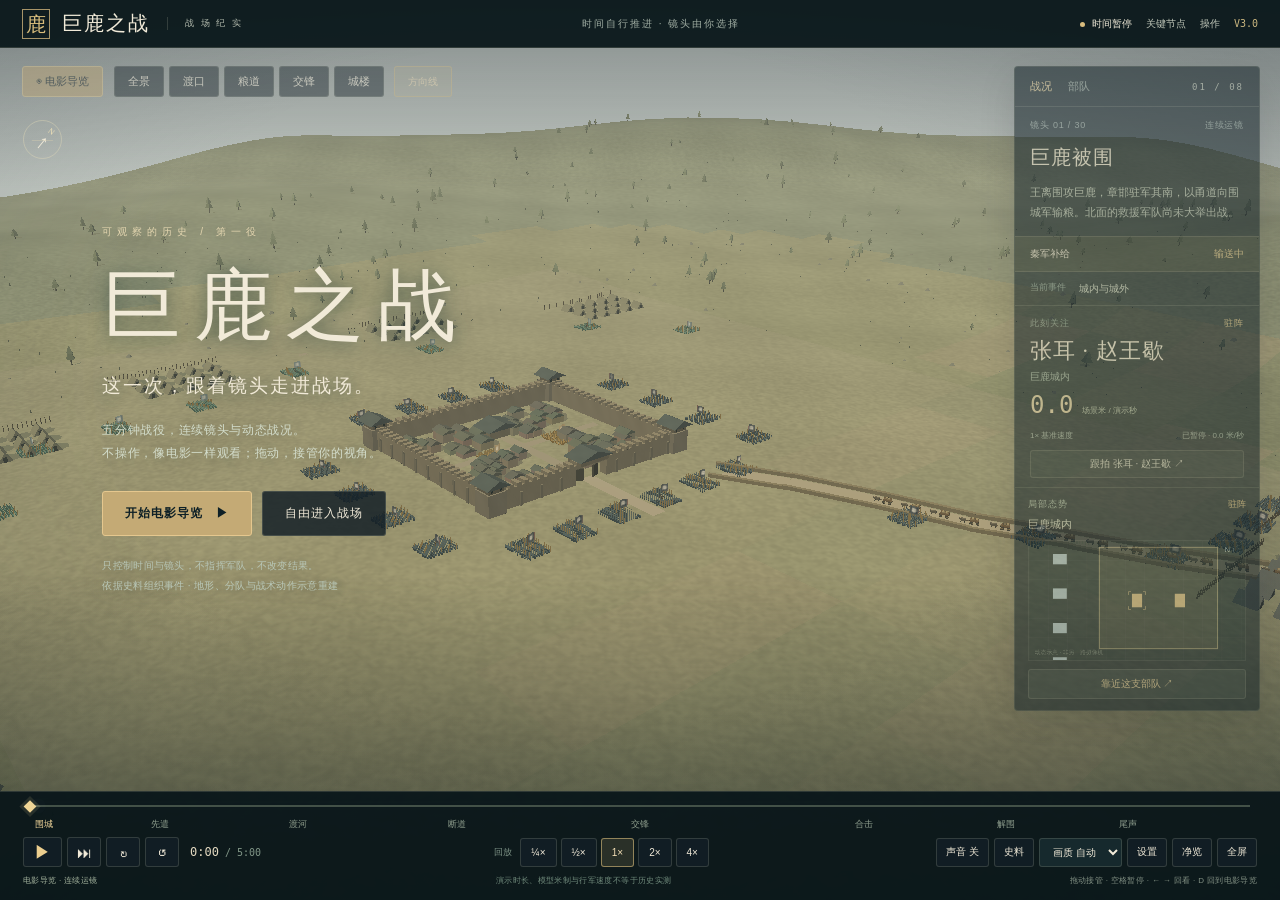
<file: index.html>
<!doctype html>
<html lang="zh-CN"><head><meta charset="utf-8"><meta name="viewport" content="width=device-width,initial-scale=1,viewport-fit=cover"><meta name="color-scheme" content="dark"><meta name="description" content="巨鹿之战V3：30个电影式镜头、动态将领标签、自由机位、时间轴、行军方向线。离线三维战役观察程序。"><title>巨鹿之战 · 战场纪实 V3</title><style>:root{--ink:#101a1e;--paper:#eee7d9;--muted:#a3afa7;--gold:#d9bd7c;--line:#d5d2b62b;--panel:#142027ed;--chu:#d47e65;--qin:#b2c8ce;--ally:#83bb9f;--bottom:109px}
*{box-sizing:border-box}html,body{padding:0;margin:0;width:100%;height:100%;overflow:hidden;background:#788382;color:var(--paper);font:12px Arial,"Noto Sans CJK SC","Microsoft YaHei",sans-serif}button,select,input{font:inherit}button,select{color:inherit}button{cursor:pointer;background:#142027d6;border:1px solid var(--line);border-radius:3px;padding:7px 11px;transition:background .15s,border-color .15s}button:hover{background:#455052;border-color:#d9bd7c80}button:focus-visible,select:focus-visible,input:focus-visible{outline:2px solid var(--gold);outline-offset:3px}button.active,button[aria-pressed=true]{background:#cdb27526;border-color:#d9bd7c99;color:#f3dfb5}button:disabled{opacity:.45}a{color:var(--gold)}[hidden]{display:none!important}#stage{position:fixed;inset:0;width:100%;height:100%;touch-action:none;cursor:grab;outline:0}#stage.dragging{cursor:grabbing}#vignette{position:fixed;inset:0;pointer-events:none;background:linear-gradient(0deg,#08171b8c 0%,transparent 36%,transparent 79%,#101b2459 100%),radial-gradient(ellipse at 45% 42%,transparent 46%,#15212a36 100%)}#stems{position:fixed;inset:0;pointer-events:none;z-index:4}#labels{position:fixed;inset:0;pointer-events:none;z-index:5}.world-label{position:absolute;left:0;top:0;pointer-events:auto;width:166px;padding:7px 10px 6px;background:#0c1922ce;border:1px solid #d5d2b642;border-left:2px solid var(--qin);text-align:left;box-shadow:0 4px 18px #0002;will-change:transform;line-height:1.4}.world-label[data-team="1"]{border-left-color:var(--chu)}.world-label[data-team="2"]{border-left-color:var(--ally)}.world-label[data-team="3"]{border-left-color:var(--gold)}.world-label b{font-size:12px;letter-spacing:.5px;font-weight:500;display:block;overflow:hidden;text-overflow:ellipsis;white-space:nowrap}.world-label small{display:flex;justify-content:space-between;gap:8px;font-size:9px;margin-top:3px;color:#b8c5bb}.world-label.selected{background:#172a31ed;border-color:#d9bd7c80;box-shadow:0 3px 16px #08171a44}.world-label.selected b{color:#f5e0ad}.world-label small em{font-style:normal;font-family:ui-monospace,monospace;font-size:9px;white-space:nowrap}
.topbar{position:fixed;z-index:20;top:0;left:0;right:0;height:48px;background:#0b171bed;border-bottom:1px solid var(--line);display:flex;align-items:center;justify-content:space-between;padding:0 22px;gap:16px}.brand{display:flex;gap:12px;align-items:center}.seal{font:20px "Noto Serif CJK SC",SimSun,serif;width:28px;height:30px;line-height:28px;text-align:center;border:1px solid #a79468;color:#d9bd7c}.brand h1{font:20px "Noto Serif CJK SC",SimSun,serif;margin:0;letter-spacing:2px;display:flex;align-items:center;gap:17px}.brand h1 small{font:9px Arial,"Microsoft YaHei",sans-serif;letter-spacing:3px;color:#b1b9ac;border-left:1px solid #b9bba336;padding-left:17px}.topmid{font-size:10px;letter-spacing:2px;color:#a1afa4}.toptools{display:flex;align-items:center;gap:14px;font-size:10px}.toptools button{background:none;border:0;padding:4px 0;color:#c0c6b8}.version{color:#85948b;font:10px ui-monospace,monospace}#sideToggle{display:none}.status-dot{display:inline-block;width:5px;height:5px;margin-right:7px;border-radius:50%;background:var(--gold)}
.viewbar{position:fixed;z-index:15;top:66px;left:22px;display:flex;gap:5px;max-width:calc(100% - 330px)}.viewbar button{height:31px;padding:0 13px;font-size:11px;white-space:nowrap}.viewbar #guide{margin-right:6px}.viewbar #guide.active{background:#b8a275;color:#132126;border-color:#dac38c}.viewbar #paths{font-size:10px;margin-left:5px}.compass{position:fixed;top:120px;left:23px;width:39px;height:39px;border:1px solid #ecdfb95c;border-radius:50%;text-align:center;pointer-events:none;z-index:6}.compass #rose{width:100%;height:100%}.compass span{display:block;font:8px Georgia;color:#f0e2b8;margin-top:3px}.compass b{font-size:21px;line-height:18px;display:block;font-weight:400}.compass:after{position:absolute;left:8px;right:8px;top:50%;height:1px;content:'';background:#ddd1ae55}
#cameraDeck{position:fixed;z-index:14;left:83px;top:112px;display:flex;align-items:center;gap:8px;max-width:calc(100% - 395px)}#forceSelect{background:#0f2026bf;border:1px solid #bfbc9636;color:#d8dece;font-size:10px;height:30px;width:128px;padding:0 7px;border-radius:3px}.angle-buttons{display:flex;gap:3px}.angle-buttons button{font-size:10px;padding:6px 9px;background:#14202791}.angle-buttons button.active{background:#cdb27535}.side{position:fixed;z-index:12;right:20px;top:66px;width:246px;max-height:calc(100% - 188px);overflow-y:auto;scrollbar-width:thin;scrollbar-color:#657269 transparent;background:var(--panel);border:1px solid #d5d2b629;border-radius:4px;box-shadow:0 10px 32px #0811162b;backdrop-filter:blur(10px)}.side-tabs{display:flex;align-items:center;gap:16px;border-bottom:1px solid var(--line);padding:10px 15px}.side-tabs button{border:0;background:none;padding:2px 0;color:#9aa89f;font-size:11px}.side-tabs button.active{color:#e6cf98}.side-tabs #chapterNo{margin-left:auto;font:9px ui-monospace,monospace;letter-spacing:2px;color:#b6bdad}.side-heading{padding:14px 15px 8px;display:flex;justify-content:space-between;gap:8px;color:#8f9f98;font-size:9px;letter-spacing:.8px}.side h2{font:22px "Noto Serif CJK SC",SimSun,serif;letter-spacing:1px;font-weight:400;margin:0 15px 10px;line-height:1.35}.side p{font-size:11px;line-height:1.85;color:#b9c4b7;margin:0 15px 13px}.supply-row{display:flex;justify-content:space-between;padding:10px 15px;background:#b3985820;border-block:1px solid var(--line);font-size:10px}.supply-row strong{font-weight:400;color:#dcc285}.supply-row strong.cut{color:#e09478}#eventStrip{padding:11px 15px;display:flex;gap:13px;line-height:1.7;border-bottom:1px solid var(--line)}#eventStrip small{font-size:9px;flex-shrink:0;color:#869b91}#eventStrip span{color:#d1d7c6;font-size:10px}.focus-panel{padding:13px 15px 11px}.focus-kicker{display:flex;justify-content:space-between;color:#81988c;font-size:9px;letter-spacing:1px}.focus-kicker #focusAction{color:#d8bd83}.focus-panel h3{font:22px "Noto Serif CJK SC",SimSun,serif;margin:7px 0 4px;letter-spacing:2px}.focus-panel #focusUnit{color:#9dafa2;font-size:10px}.motion-meter{height:78px;position:relative;margin:4px 0 0}.motion-meter svg{width:180px;height:76px;display:block;margin:auto}.motion-meter #speedNeedle{transform-origin:90px 65px;transition:transform .3s linear}.speed-value{position:absolute;top:20px;left:0;right:0;text-align:center}.speed-value strong{display:block;font:24px ui-monospace,monospace;color:#e3d2a7;text-shadow:0 2px 4px #152027}.speed-value span{display:block;font-size:8px;color:#83998d;margin-top:3px}.speed-meta{display:flex;justify-content:space-between;font-size:8px;color:#8d9f94;margin-top:-2px}#followFocus{display:block;width:100%;margin-top:11px;padding:7px;font-size:10px;background:#85997f13;color:#d1d6c1}.map-head{padding:10px 15px 0;border-top:1px solid var(--line);display:flex;justify-content:space-between;font-size:9px;letter-spacing:1px;color:#8f9f94}#map{display:block;width:216px;height:112px;margin:7px auto 0;cursor:crosshair;touch-action:none}#sourceHint{font-size:8px;line-height:1.6;color:#6f887c;padding:7px 15px 10px}#forceRoster{padding:8px;max-height:235px;overflow:auto}#forceRoster button{display:flex;width:100%;text-align:left;align-items:center;justify-content:space-between;border:0;border-bottom:1px solid #babb9e1f;border-radius:0;padding:9px 7px;background:none}#forceRoster b{font-size:11px;display:block;font-weight:400}#forceRoster small{font-size:9px;color:#9aaa9b;display:block;margin-top:3px}#forceRoster i{font-size:9px;font-style:normal;color:#c8b780}#forceRoster button.active{background:#cdb27519}
.caption{position:fixed;z-index:8;left:30px;bottom:155px;max-width:calc(100% - 345px);pointer-events:none;text-shadow:0 2px 16px #071e22,0 1px 3px #07121db0}.caption-meta{display:flex;align-items:center;gap:18px;margin-bottom:12px;font-size:9px;letter-spacing:2px;color:#d9c899}.caption-meta #cameraDescription{color:#b5c4bc;font-size:9px;letter-spacing:1px}.caption h2{font:34px "Noto Serif CJK SC",SimSun,serif;margin:0 0 10px;letter-spacing:3px;line-height:1.35}.caption p{font-size:12px;line-height:1.9;letter-spacing:.5px;color:#e6e9d9;max-width:630px;margin:0}.caption:before{content:'';display:block;width:30px;height:1px;background:#d9bd7c;margin-bottom:17px}#placeTitle{position:fixed;z-index:4;left:0;top:0;pointer-events:none;text-align:center;opacity:0;width:420px;transform:translate(-500px,-500px);text-shadow:0 3px 22px #16282b77,0 1px 4px #1f363c88;color:#fcf1d8;will-change:transform,opacity}#placeTitle span{font-size:10px;letter-spacing:4px;display:block;margin-bottom:12px;color:#f2e5c9c9}#placeTitle strong{font:56px "Noto Serif CJK SC",SimSun,serif;letter-spacing:7px;font-weight:400;line-height:1.4}#placeTitle i{display:block;width:45px;height:1px;margin:13px auto 0;background:linear-gradient(90deg,transparent,#f2dfb7,transparent)}#returnDirector{position:fixed;z-index:16;bottom:calc(var(--bottom) + 14px);left:50%;transform:translateX(-50%);background:#11282eea;border:1px solid #cfb57a9e;font-size:11px;display:none;padding:9px 16px;white-space:nowrap}#returnDirector span{color:#93a69b;font-size:9px;margin-left:10px}.manual-view #returnDirector{display:block}
#scaleHud{position:fixed;left:30px;bottom:calc(var(--bottom) + 9px);z-index:7;color:#d8dec9;pointer-events:none;font:9px ui-monospace,monospace;text-shadow:0 1px 4px #15242c}#scaleRule{width:95px;height:6px;border:1px solid #daceb0b3;border-top:0;display:flex;justify-content:space-between;margin-bottom:5px}#scaleRule i{height:4px;width:1px;background:#dbd2a7b3}#scaleHud small{font-size:8px;color:#b3c5b5;margin-left:8px}
#perf{display:none;position:fixed;left:23px;top:169px;font:9px/1.6 ui-monospace,monospace;background:#102127dd;padding:9px;z-index:10;white-space:pre;color:#d6dec7}.show-perf #perf{display:block}
.intro{position:fixed;z-index:17;left:8%;top:25%;max-width:600px;pointer-events:none;text-shadow:0 2px 18px #17333299}.intro .eyebrow{font-size:10px;letter-spacing:5px;color:#e4d6b0}.intro h2{font:78px "Noto Serif CJK SC",SimSun,serif;font-weight:400;letter-spacing:14px;line-height:1.35;margin:14px 0 13px}.intro>p{font-size:19px;letter-spacing:2px;line-height:1.6;margin:0 0 17px;color:#f1ead8}.intro-copy{font-size:12px;line-height:1.95;color:#d3ddcc;letter-spacing:.7px}.intro .actions{display:flex;gap:10px;pointer-events:auto;margin-top:26px}.intro button{padding:13px 22px;font-size:12px;letter-spacing:1px}.intro #start{background:#c4aa75;color:#0e2026;border-color:#e5c78e;font-weight:600}.intro #start:hover{background:#e1c78e}.intro .boundary{font-size:10px;line-height:1.95;color:#b8c7b8;letter-spacing:.3px;margin-top:20px}.prestart .caption,.prestart #labels,.prestart #stems,.prestart #scaleHud,.prestart #cameraDeck,.prestart #placeTitle{visibility:hidden}.prestart .side{opacity:.56}.prestart .viewbar{opacity:.5}.intro.hidden{display:none}
.bottom{position:fixed;z-index:20;left:0;right:0;bottom:0;background:#0b171bf5;border-top:1px solid var(--line);padding:11px 23px 10px;min-height:var(--bottom)}.timeline{height:32px;position:relative;margin:0 7px 2px}.track{position:absolute;top:2px;left:0;right:0;background:#445248;height:2px}#trackFill{width:0;height:2px;background:#d1b677}#trackThumb{position:absolute;left:0;top:-3px;width:9px;height:9px;transform:translateX(-50%) rotate(45deg);background:#f0d595;box-shadow:0 0 0 3px #e9cf9520}#seek{position:absolute;top:-11px;left:0;margin:0;width:100%;height:27px;opacity:.01;cursor:pointer;z-index:4}#seek:focus-visible{opacity:1;accent-color:var(--gold)}.chapter-marker{position:absolute;top:13px;transform:translateX(-50%);border:0;border-radius:0;background:none;padding:3px 5px;font-size:9px;white-space:nowrap;color:#8f9e8e;z-index:5;line-height:1.2}.chapter-marker.current{color:#f1d69b;background:none}.chapter-marker:hover{background:#394642}.chapter-marker:first-of-type{transform:none}.controlrow{display:flex;gap:10px;align-items:center;justify-content:space-between}.playcluster,.speedcluster,.utility{display:flex;align-items:center;gap:5px}.playcluster button{height:30px;width:34px;padding:0;font-size:17px}.playcluster #play{color:#ecce8e;width:39px}.clock{font:12px ui-monospace,monospace;color:#e3d9c0;margin:0 6px;white-space:nowrap}.clock small{color:#819687;font-size:10px}.speedcluster{gap:4px}.speedcluster>span{font-size:9px;color:#7f9487;margin-right:4px}.speedcluster button{font-size:10px;height:29px;padding:0 10px}.utility button,.utility select{height:29px;font-size:10px;padding:0 9px}.utility select{background:#16292d;border:1px solid var(--line);border-radius:3px;max-width:91px}.bottom-foot{display:flex;justify-content:space-between;gap:14px;font-size:8px;letter-spacing:.35px;color:#718b7c;margin-top:8px}.bottom-foot #modeName{color:#a4b49e}.bottom-foot .keyhelp{color:#829184}
#restoreUI{display:none;position:fixed;bottom:18px;right:18px;z-index:40;color:#d9dfcc;font-size:10px}.clean .hud,.clean .caption{display:none!important}.clean #restoreUI{display:block}.clean #labels{opacity:.7}.clean #vignette{background:radial-gradient(ellipse at 50% 42%,transparent 50%,#15212a36 100%)}.clean #returnDirector{display:none!important}#toast{position:fixed;bottom:160px;left:50%;transform:translateX(-50%);max-width:85%;z-index:80;padding:11px 18px;background:#0b252ae8;border:1px solid #bcb07b88;border-radius:3px;font-size:11px;color:#e5dec7;opacity:0;transition:opacity .15s;pointer-events:none;line-height:1.7}.toast-on #toast{opacity:1}#ending{display:none;position:fixed;z-index:25;left:50%;top:45%;transform:translate(-50%,-50%);text-align:center;padding:33px 39px;background:#0e2229eb;border:1px solid #b8a57780;backdrop-filter:blur(12px);border-radius:3px;box-shadow:0 15px 55px #0004}#ending h3{font:37px "Noto Serif CJK SC",SimSun,serif;letter-spacing:6px;margin:0 0 17px}#ending p{font-size:12px;color:#c1c9b3;margin:0 0 25px}.completed:not(.continue-looking) #ending{display:block}#ending button{margin:0 5px;color:#ecd8aa}
dialog{border:1px solid #b5aa7873;border-radius:5px;background:#14272c;color:#e7e1cd;width:min(710px,91vw);max-height:85vh;padding:0;box-shadow:0 25px 80px #0008}dialog::backdrop{background:#08161cd4;backdrop-filter:blur(5px)}.dialog-head{display:flex;align-items:center;justify-content:space-between;padding:20px 26px;border-bottom:1px solid var(--line);position:sticky;top:0;background:#14272c}.dialog-head h2{font:24px "Noto Serif CJK SC",SimSun,serif;margin:0;letter-spacing:2px}.dialog-head button{font-size:24px;line-height:1;border:0;background:none;padding:1px 7px}.dialog-body{padding:18px 27px 30px;font-size:12px;line-height:1.95;color:#bdcbb8}.dialog-body h3{font-size:13px;letter-spacing:.5px;color:#e0c98e;margin:24px 0 11px;font-weight:500}.dialog-body p{margin:10px 0}.dialog-body blockquote{margin:13px 0;padding:12px 17px;border-left:2px solid #a38d5e;background:#a3985220;font-family:SimSun,serif;font-size:14px;color:#dadac1}.warning{background:#aa875c18;padding:13px 16px;border-left:2px solid #b5a574}.source-tag{font-size:10px;color:#899b86}.help-grid{display:grid;grid-template-columns:145px 1fr;gap:12px 17px;margin:20px 0}.help-grid b{font-weight:500;color:#e1d5ac}.setting{display:flex;align-items:center;justify-content:space-between;gap:20px;min-height:48px;border-bottom:1px solid var(--line)}.setting input[type=checkbox]{accent-color:var(--gold);width:15px;height:15px}.setting input[type=range]{accent-color:var(--gold);width:150px}.setting select{background:#1a3338;border:1px solid var(--line);padding:6px 10px;border-radius:3px}.setting button{font-size:11px}.setting small{color:#e1c483;margin-left:8px}#loading{position:fixed;inset:0;z-index:100;background:#10232b;display:flex;flex-direction:column;justify-content:center;align-items:center}.loading-title{font:38px "Noto Serif CJK SC",SimSun,serif;letter-spacing:9px;margin-bottom:27px}.loading-line{width:180px;height:1px;background:#b4a87650;position:relative;overflow:hidden}.loading-line:after{content:'';position:absolute;top:0;left:-40%;height:1px;width:40%;background:#f4d694;animation:load 1.2s ease infinite}#loadSub{color:#849e90;font-size:11px;letter-spacing:2px;margin-top:21px}.error-panel{max-width:560px;padding:30px;line-height:1.9}.error-panel h2{font-size:24px}.error-panel p{color:#b8c9b6;word-break:break-word}@keyframes load{to{left:100%}}
@media(min-width:1650px){.side{width:275px;right:27px;max-height:calc(100% - 185px)}.side p{font-size:12px;line-height:1.95}.side h2{font-size:24px}#map{width:245px;height:128px}.viewbar{left:30px}.caption{left:40px;bottom:170px;max-width:calc(100% - 405px)}.caption h2{font-size:40px}.caption p{font-size:14px;max-width:780px}#cameraDeck{left:91px}.focus-panel{padding:17px 18px}.side-heading{padding-top:18px}.side h2,.side p{margin-left:18px;margin-right:18px}}
@media(max-width:1100px){.topmid{display:none}.side{width:228px;right:13px;top:62px}.viewbar{left:14px;top:62px;max-width:calc(100% - 270px)}.viewbar button{font-size:10px;padding:0 10px;height:29px}.viewbar #paths{margin-left:0}.caption{left:22px;max-width:calc(100% - 284px);bottom:158px}.caption h2{font-size:29px}.caption p{font-size:11px}.side h2{font-size:20px}.side p{font-size:10px}.focus-panel h3{font-size:20px}.topbar{padding-inline:15px}#map{width:198px;height:103px}#cameraDeck{left:65px;top:105px;max-width:calc(100% - 325px);gap:5px}.angle-buttons button{padding:6px 6px;font-size:9px}#forceSelect{width:110px}.compass{left:16px;top:105px;width:34px;height:34px}.speedcluster button{padding:0 7px}.utility button,.utility select{padding:0 7px;font-size:9px}.utility{gap:4px}.bottom-foot .keyhelp{display:none}.intro{left:6%;top:24%;max-width:55%}.intro h2{font-size:65px}.intro>p{font-size:16px}#returnDirector span{display:none}#placeTitle{width:350px}#placeTitle strong{font-size:46px}}
@media(max-width:800px){:root{--bottom:133px}.topbar{height:43px;padding:0 12px}.brand h1{font-size:18px;gap:8px}.brand h1 small{font-size:8px;padding-left:9px;letter-spacing:1px}.seal{width:24px;height:26px;line-height:23px;font-size:18px}.brand{gap:8px}.toptools{gap:11px;font-size:9px}#topStatus,.version{display:none}#sideToggle{display:block}.viewbar{top:56px;left:12px;right:12px;max-width:none;overflow:auto;scrollbar-width:none;white-space:nowrap;gap:4px}.viewbar button{flex-shrink:0;height:29px;font-size:10px;padding:0 11px}.side{display:none;top:97px;right:11px;width:232px;max-height:calc(100% - 240px)}.side.open{display:block}.prestart .side{display:none}.compass{top:101px;left:13px;width:31px;height:31px}.compass b{font-size:18px}.compass span{font-size:7px}#cameraDeck{top:98px;left:54px;right:12px;max-width:none;gap:5px;flex-wrap:wrap}.angle-buttons{gap:3px}.angle-buttons button{padding:6px 7px;font-size:9px}#forceSelect{width:109px;height:27px}.caption{left:19px;bottom:186px;max-width:calc(100% - 35px)}.caption h2{font-size:27px;letter-spacing:2px;margin-bottom:9px}.caption p{font-size:11px;line-height:1.85;max-width:520px}.caption-meta{font-size:8px;gap:10px;letter-spacing:1px;margin-bottom:8px}.caption-meta #cameraDescription{font-size:8px}.caption:before{margin-bottom:12px;width:22px}.intro{top:25%;left:7%;max-width:86%}.intro h2{font-size:64px;letter-spacing:7px;margin:15px 0}.intro>p{font-size:17px;letter-spacing:1px}.intro .eyebrow{font-size:9px;letter-spacing:3px}.intro .actions{gap:8px;margin-top:23px}.intro button{padding:12px 17px;font-size:11px}.intro .boundary{font-size:9px}.intro-copy{font-size:11px}.bottom{padding:9px 12px 9px}.timeline{height:28px;margin-bottom:2px}.chapter-marker{font-size:8px;padding:3px 2px}.controlrow{flex-wrap:wrap;row-gap:7px}.playcluster button{height:28px;width:29px}.playcluster #play{width:35px}.clock{font-size:11px;margin-left:3px}.speedcluster button{padding:0 9px;height:27px;font-size:10px}.utility{width:100%;justify-content:space-between;gap:4px}.utility button,.utility select{height:25px;padding:0 9px;font-size:9px;max-width:none}.bottom-foot{font-size:7px;gap:8px;margin-top:6px}.bottom-foot>span:nth-child(2){max-width:250px;white-space:nowrap;overflow:hidden;text-overflow:ellipsis}.world-label{width:142px;padding:6px 8px}.world-label b{font-size:11px}.world-label small{font-size:8px}.world-label small em{font-size:8px}#placeTitle{width:300px}#placeTitle strong{font-size:37px;letter-spacing:4px}#placeTitle span{font-size:8px;letter-spacing:2px}#scaleHud{left:19px;font-size:8px;bottom:calc(var(--bottom) + 10px)}#scaleHud small{font-size:7px}#returnDirector{left:auto;right:12px;transform:none;padding:7px 10px;font-size:10px;bottom:calc(var(--bottom) + 11px)}#returnDirector span{display:none}#toast{bottom:200px;font-size:10px;padding:9px 12px}#perf{left:13px;top:172px;font-size:8px}.help-grid{grid-template-columns:105px 1fr;gap:10px}.dialog-head{padding:17px}.dialog-head h2{font-size:21px}.dialog-body{padding:15px 18px 23px;font-size:11px}.setting{gap:10px}#ending{width:85%;padding:26px 20px}#ending h3{font-size:30px}.clean #labels{display:none}}
@media(max-height:590px){:root{--bottom:86px}.topbar{height:37px}.topmid{display:none}.brand h1{font-size:17px}.brand h1 small{font-size:8px}.seal{height:25px;line-height:23px;width:24px}.viewbar{top:48px;left:13px}.viewbar button{height:26px;font-size:9px;padding:0 9px}#sideToggle{display:block}.side{display:none;top:47px;right:12px;max-height:calc(100% - 145px);width:231px}.side.open{display:block}#cameraDeck{top:83px;left:58px;max-width:calc(100% - 76px)}.compass{top:83px;left:15px;width:29px;height:29px}.compass b{font-size:17px}.compass span{font-size:6px}#forceSelect{height:25px;width:118px}.angle-buttons button{font-size:9px;padding:5px 9px}.caption{bottom:130px;left:22px;max-width:75%}.caption h2{font-size:24px;letter-spacing:2px;margin-bottom:6px}.caption p{font-size:10px;max-width:600px}.caption:before{display:none}.caption-meta{font-size:8px;margin-bottom:7px}.caption-meta #cameraDescription{font-size:8px}.intro{top:26%;left:7%;max-width:75%}.intro h2{font-size:48px;margin:8px 0 9px;letter-spacing:9px}.intro>p{font-size:14px;margin-bottom:8px}.intro-copy{font-size:10px;line-height:1.6}.intro .eyebrow{font-size:8px}.intro .actions{margin-top:17px}.intro button{font-size:10px;padding:9px 16px}.intro .boundary{display:none}.bottom{padding:8px 16px 6px}.timeline{height:27px;margin:0 8px 2px}.controlrow{flex-wrap:nowrap;gap:10px}.utility{width:auto;margin:0}.playcluster button{height:26px;font-size:15px;width:26px}.playcluster #play{width:32px}.clock{font-size:10px}.speedcluster button{font-size:9px;height:25px;padding:0 7px}.speedcluster>span{display:none}.utility button,.utility select{font-size:9px;padding:0 7px;height:25px}.bottom-foot{margin-top:5px;font-size:7px}.bottom-foot .keyhelp{display:none}#placeTitle strong{font-size:36px}#placeTitle span{font-size:8px}#placeTitle{width:320px}#scaleHud{font-size:8px;bottom:99px}#returnDirector{bottom:99px;padding:7px 10px;font-size:9px}#returnDirector span{display:none}#perf{top:124px;left:15px;font-size:8px}#toast{bottom:140px}#eventStrip{display:none}.focus-panel{padding:10px 14px}.side p{font-size:10px}.motion-meter{height:70px}.side h2{font-size:18px}.map-head,#map,#sourceHint{display:none}}
@media(prefers-reduced-motion:reduce){*{transition:none!important}.loading-line:after{animation:none}}

/* V2 polish: readable force identity; compact world-space typography. */
.world-label{background:linear-gradient(100deg,#101f27da,#17272bae);border-top:0;border-right:0;border-bottom:1px solid #c1bf9c24;box-shadow:0 3px 13px #14232626}
.world-label b{font-size:12px;font-weight:600}.world-label .unit{display:block;color:#b8c9bd;font-size:8px;margin-top:2px;letter-spacing:.3px;white-space:nowrap;overflow:hidden;text-overflow:ellipsis}
.world-label small{margin-top:3px;font-size:8px}.world-label.selected{border:1px solid #d9bd7c77;border-left:2px solid #e5c17f;background:#132a32dd}
@media(max-width:800px){.world-label .unit{font-size:7px}.world-label b{font-size:11px}}

/* Reserve the real footer height, including wrapped controls and browser font metrics. */
#returnDirector{bottom:calc(var(--actual-bottom,var(--bottom)) + 14px)}
#scaleHud{bottom:calc(var(--actual-bottom,var(--bottom)) + 10px)}
@media(max-width:800px) and (min-height:591px){
 .controlrow{column-gap:6px}
 .speedcluster{gap:3px}
 .speedcluster>span{display:none}
 .speedcluster button{padding:0 7px}
 .caption{bottom:calc(var(--actual-bottom,var(--bottom)) + 53px)}
 #returnDirector{bottom:calc(var(--actual-bottom,var(--bottom)) + 11px)}
}

/* An opened mobile panel must be above the camera toolbar. */
.side.open{z-index:18}

/* V3 · documentary overlays. Real text, fixed card geometry, compositor-only motion. */
:root{--panel:#132328f3;--paper:#f1ead8;--muted:#aebbb0;--gold:#d8bc7e;--bottom:109px}
.topbar{background:#0c191df5}.brand h1 small{letter-spacing:2px}.version{color:#cbb67f}
.side{backdrop-filter:none;box-shadow:0 12px 38px #05111538;border-color:#bfc4a42d;scrollbar-width:thin}
.side h2{font-size:20px;margin-top:2px;line-height:1.5}.side p{font-size:11px;line-height:1.85}
.side-heading{padding-top:12px}.side-tabs{padding-block:10px}.side-heading #shotNo{font-variant-numeric:tabular-nums}
#eventStrip{padding-block:8px}.focus-panel{padding-block:11px 9px}.focus-panel h3{font-size:22px;letter-spacing:1px;margin-top:6px}
.motion-meter{height:48px;margin:0}.motion-meter svg{display:none}.speed-value{top:7px;text-align:left;display:flex;align-items:baseline;gap:9px}.speed-value strong{font-size:24px}.speed-value span{font-size:8px;color:#b2bfa9}.speed-meta{font-size:8px;color:#9dafa1}#followFocus{margin-top:9px;padding:6px}
.map-head,#map,#sourceHint{display:none}#forceRoster{max-height:230px}
#localMap{border-top:1px solid #ced0aa26;padding:10px 13px 11px}.inset-head{display:flex;justify-content:space-between;font-size:9px;letter-spacing:1px;color:#a6b9a6}.inset-head i{font-size:9px;color:#d4bb80;font-style:normal;letter-spacing:0}#insetTitle{font:11px/1.7 Arial,"Microsoft YaHei",sans-serif;color:#d2d8c2;display:block;font-weight:400;margin:4px 0 7px}#inset{display:block;width:100%;height:auto;border:1px solid #a0b39e27;cursor:zoom-in}#inspectLocal{display:block;font-size:10px;margin:8px 0 0;width:100%;padding:7px;color:#dec994;background:#c8bb7820}
.world-label{width:174px;height:61px;padding:7px 10px;background:linear-gradient(105deg,#11262ce8,#172a30cb);border:0;border-left:2px solid #b2c8ce;box-shadow:0 4px 12px #0002;contain:layout style paint;opacity:0;visibility:hidden;will-change:transform,opacity;transition:none!important}
.world-label.selected{border:0;border-left:2px solid #e0c58a;background:linear-gradient(105deg,#13282fed,#1b3032d9);box-shadow:0 3px 16px #04171b2b}
.world-label b{font-size:12px;font-weight:500;line-height:16px;letter-spacing:.6px}.world-label .unit{font-size:8px;margin:1px 0 0;line-height:12px}.world-label small{height:11px;line-height:11px;margin-top:2px;font-size:8px;gap:3px;white-space:nowrap}.world-label small em{font-size:8px;white-space:nowrap;font-variant-numeric:tabular-nums}.world-label small span{flex-shrink:0}
#landmarks{position:fixed;inset:0;pointer-events:none;z-index:3}.landmark{position:absolute;top:0;left:0;font:11px "Noto Serif CJK SC",SimSun,serif;letter-spacing:2px;white-space:nowrap;text-shadow:0 2px 8px #09212bcf;color:#edebcf;will-change:transform,opacity}.landmark:before{content:'';position:absolute;width:1px;height:12px;top:21px;left:50%;background:#dfdac187}
.caption{left:32px;max-width:min(620px,calc(100% - 350px));bottom:calc(var(--actual-bottom,var(--bottom)) + 56px);will-change:transform,opacity;z-index:7}.caption-meta{margin-bottom:9px;letter-spacing:2px;font-size:9px;color:#ddc58d}.caption h2{font-size:32px;letter-spacing:2px;line-height:1.3;margin-bottom:10px}.caption p{font-size:12px;line-height:1.8;max-width:570px;color:#ebeee0}.caption:before{width:36px;margin-bottom:12px;opacity:.8}
#chapterCurtain{position:fixed;z-index:6;left:0;right:285px;top:31%;padding:0 30px;text-align:center;pointer-events:none;opacity:0;color:#f1ecda;text-shadow:0 2px 3px #23303466,0 4px 34px #122e3588;will-change:transform,opacity}
#chapterKicker{font-size:10px;letter-spacing:5px;color:#ead6a6}#chapterBig{font:58px/1.35 "Noto Serif CJK SC",SimSun,serif;letter-spacing:6px;font-weight:400;margin:15px 0 18px}#chapterRule{display:block;height:1px;width:60%;max-width:440px;margin:auto;background:linear-gradient(90deg,transparent,#ddcba0,transparent);transform-origin:center;will-change:transform}#chapterSub{font-size:12px;letter-spacing:2px;color:#ece7d3;margin:15px 0 0;line-height:1.8}
#travelNotice{position:fixed;z-index:28;left:50%;top:58px;transform:translateX(-50%);background:#11252cec;border:1px solid #c6b17a77;color:#e2cf9c;display:flex;align-items:center;gap:12px;padding:10px 13px 11px;font-size:11px;box-shadow:0 6px 20px #0002;white-space:nowrap}.travel-mark{font-size:23px;line-height:17px}#travelNotice button{font-size:9px;padding:3px 6px;border:0;background:#e4cd941b}#travelProgress{position:absolute;bottom:-1px;height:2px;background:#ddbc75;left:0;right:0;transform-origin:left center}
#nextBeat,#loopBeat{font-size:15px;letter-spacing:-1px}#loopBeat.active{color:#f0d79e;background:#d7bc772e}
#chaptersDialog{width:min(700px,92vw)}#chapterChoices{display:grid;grid-template-columns:1fr;gap:5px;margin-top:18px}.chapter-choice{display:flex;text-align:left;align-items:center;padding:11px 12px;gap:16px;border:1px solid #aeb58c25;background:#0b1b201f}.chapter-choice:hover{background:#b9b07f15}.chapter-index{font:24px Georgia,serif;color:#ab9767;flex-shrink:0}.chapter-choice b{font:17px "Noto Serif CJK SC",SimSun,serif;font-weight:400;display:block;margin-bottom:3px;color:#e5dcc0}.chapter-choice small{font-size:10px;color:#a7bba8}.chapter-choice em{font:10px ui-monospace,monospace;margin-left:auto;white-space:nowrap;color:#c4b384}
.clean #landmarks,.clean #localMap,.clean #chapterCurtain{display:none!important}
@media(min-width:1650px){#chapterCurtain{right:326px}#chapterBig{font-size:69px}.caption h2{font-size:38px}.caption p{font-size:13px;max-width:650px}.caption{max-width:700px;left:40px}#localMap{padding-inline:17px}}
@media(max-width:1100px){#chapterCurtain{right:255px}#chapterBig{font-size:42px;letter-spacing:3px}#chapterSub{font-size:11px;letter-spacing:1px}.caption{max-width:calc(100% - 290px);left:22px}.caption h2{font-size:28px}.caption p{font-size:11px}.playcluster{gap:4px}.playcluster button{width:28px}.utility button,.utility select{padding-inline:6px}.speedcluster button{padding-inline:6px}}
@media(max-width:800px){:root{--bottom:133px}.world-label{width:150px;height:61px;padding:7px 8px}.world-label b{font-size:11px}.world-label .unit{font-size:7px}.world-label small em{font-size:7px}.world-label small{font-size:7px}#chapterCurtain{right:0;top:32%;padding-inline:18px}#chapterBig{font-size:40px;letter-spacing:3px;margin-top:14px}#chapterKicker{font-size:9px;letter-spacing:3px}#chapterSub{font-size:11px;line-height:1.8;letter-spacing:1px}.caption{max-width:calc(100% - 38px);left:19px;bottom:calc(var(--actual-bottom,var(--bottom)) + 53px)}.caption h2{font-size:26px}.caption p{font-size:10px;line-height:1.8}.caption-meta{font-size:8px}.caption-meta #cameraDescription{font-size:8px}.controlrow{column-gap:8px}.playcluster{gap:3px}.playcluster button{width:25px}.playcluster #play{width:29px}.clock{font-size:10px;margin-inline:2px}.clock small{font-size:8px}.speedcluster{gap:2px}.speedcluster button{padding-inline:6px;font-size:9px}.side.open{max-height:calc(100% - 250px)}.chapter-choice{padding:10px 7px;gap:10px}.chapter-choice b{font-size:15px}.chapter-choice small{font-size:9px}.chapter-index{font-size:19px}#travelNotice{top:145px;max-width:calc(100% - 28px);font-size:10px}.landmark{font-size:10px;letter-spacing:1px}.intro h2{font-size:60px}}
@media(max-height:590px){:root{--bottom:89px}#chapterCurtain{right:0;top:31%;padding-inline:50px}#chapterBig{font-size:37px;margin:9px 0 11px}#chapterKicker{font-size:8px}#chapterSub{font-size:10px;margin-top:10px}.caption{max-width:calc(100% - 100px);bottom:calc(var(--actual-bottom,var(--bottom)) + 32px);left:22px}.caption h2{font-size:22px;margin-bottom:6px}.caption p{font-size:10px}.caption-meta{margin-bottom:5px}#localMap{padding:8px 12px}.side.open{max-height:calc(100% - 148px)}#inset{max-height:102px}.side p{font-size:10px}.playcluster button{width:25px;height:25px}.clock{font-size:10px}.speedcluster button{font-size:9px;padding-inline:6px}.utility button,.utility select{font-size:9px;padding-inline:6px}.controlrow{gap:7px}#travelNotice{top:41px}.landmark{font-size:9px}}
@media(prefers-reduced-motion:reduce){#chapterCurtain,.caption{transform:none!important}}

/* Keep the local observation control above the fold at laptop sizes. */
.side{max-height:calc(100% - var(--actual-bottom,var(--bottom)) - 85px)}
#inspectLocal{position:sticky;bottom:0;background:#263637;z-index:1}
@media(min-width:801px) and (min-height:591px) and (max-height:880px){
 .side-heading{padding-top:10px;padding-bottom:6px}.side h2{font-size:20px;margin-bottom:7px}
 .side p{font-size:10px;line-height:1.7;margin-bottom:9px}
 #eventStrip{padding:7px 15px}.supply-row{padding-block:8px}
 .focus-panel{padding-top:9px;padding-bottom:8px}.focus-panel h3{font-size:20px;margin-top:4px}
 .motion-meter{height:35px}.speed-value{top:3px}.speed-value strong{font-size:21px}
 #followFocus{margin-top:7px;padding:5px}#localMap{padding-top:8px}
 #inset{aspect-ratio:448/210;height:103px}#insetTitle{margin-bottom:4px}
}

/* No full-window live backdrop filters over the WebGL scene. */
dialog::backdrop{backdrop-filter:none;background:#08161ce8}#ending{backdrop-filter:none}
</style></head>
<body class="prestart">
<canvas id="stage" tabindex="0" aria-label="巨鹿三维战场。拖动旋转、滚轮缩放；点击军阵跟拍。"></canvas>
<div id="vignette"></div><canvas id="stems" aria-hidden="true"></canvas><div id="labels"></div>
<div id="landmarks" aria-hidden="true"></div><section id="chapterCurtain" aria-hidden="true"><span id="chapterKicker"></span><h2 id="chapterBig"></h2><i id="chapterRule"></i><p id="chapterSub"></p></section>
<div id="placeTitle" aria-hidden="true"><span id="placeEyebrow">巨鹿一带 · 空间示意</span><strong id="placeName"></strong><i></i></div>
<header class="topbar hud"><div class="brand"><span class="seal">鹿</span><h1>巨鹿之战 <small>战 场 纪 实</small></h1></div><div class="topmid">时间自行推进 · 镜头由你选择</div><div class="toptools"><span id="topStatus">时间暂停</span><button id="sideToggle">战况</button><button id="chapterMenu">关键节点</button><button id="help">操作</button><span class="version">V3.0</span></div></header>
<nav class="viewbar hud" aria-label="镜头模式"><button id="guide" class="active" aria-pressed="true">◉ 电影导览</button><button data-view="overview">全景</button><button data-view="river">渡口</button><button data-view="supply">粮道</button><button data-view="battle">交锋</button><button data-view="city">城楼</button><button id="paths" class="active" aria-pressed="true">方向线</button></nav>
<section id="cameraDeck" class="hud" aria-label="部队跟拍机位"><select id="forceSelect" aria-label="选择跟拍部队"></select><div class="angle-buttons"><button data-angle="rear">后随</button><button data-angle="side">侧拍</button><button data-angle="front">迎面</button><button data-angle="orbit">环绕</button><button data-angle="overhead">俯瞰</button><button data-angle="contact">交锋线</button></div></section>
<div class="compass hud"><div id="rose"><span>N</span><b>↑</b></div></div><div id="perf" class="hud"></div>
<button id="returnDirector" class="hud">◉ 返回电影导览 <span>战局继续，不从头播放</span></button>
<aside class="side hud" id="side"><div class="side-tabs"><button id="tabSituation" class="active">战况</button><button id="tabForces">部队</button><span id="chapterNo">01 / 08</span></div>
<div id="situationBody"><div class="side-heading"><span id="shotNo">镜头 01 / 30</span><span id="shotType">电影导览</span></div><h2 id="chapterTitle"></h2><p id="chapterText"></p><div class="supply-row"><span>秦军补给</span><strong id="supplyStatus"></strong></div><div id="eventStrip"><small>当前事件</small><span id="eventText"></span></div></div>
<div id="forceRoster" hidden></div>
<div class="focus-panel"><div class="focus-kicker"><span>此刻关注</span><span id="focusAction"></span></div><h3 id="focusName"></h3><div id="focusUnit"></div><div class="motion-meter"><svg viewBox="0 0 180 76" aria-hidden="true"><path d="M18 65 A72 72 0 0 1 162 65" fill="none" stroke="#566266" stroke-width="2"/><path d="M27 62 L21 61 M41 30 L36 25 M90 3 L90 12 M139 30 L144 25 M153 62 L159 61" stroke="#afbaae" stroke-width="1"/><line id="speedNeedle" x1="90" y1="65" x2="30" y2="65" stroke="#d4b67a" stroke-width="2"/><circle cx="90" cy="65" r="4" fill="#d4b67a"/></svg><div class="speed-value"><strong id="marchSpeed">0.0</strong><span>场景米 / 演示秒</span></div></div><div class="speed-meta"><span>1× 基准速度</span><span id="actualSpeed">播放 1×</span></div><button id="followFocus">跟拍这支部队 ↗</button></div>
<section id="localMap"><div class="inset-head"><span>局部态势</span><i id="insetState"></i></div><b id="insetTitle"></b><canvas id="inset" width="448" height="246" aria-label="当前部队局部态势示意，点击靠近观察"></canvas><button id="inspectLocal">靠近这支部队 ↗</button></section><div class="map-head"><span>全局关系</span><span>点按定位</span></div><canvas id="map" width="480" height="250" aria-label="巨鹿战场小地图，点击定位"></canvas><div id="sourceHint"></div></aside>
<section class="caption"><div class="caption-meta"><span id="captionKicker"></span><span id="cameraDescription"></span></div><h2 id="captionTitle"></h2><p id="captionText"></p></section>
<div id="scaleHud" class="hud"><div id="scaleRule"><i></i><i></i><i></i></div><span id="scaleText"></span><small>焦点平面 · 模型距离</small></div>
<section class="intro" id="intro"><div class="eyebrow">可观察的历史 / 第一役</div><h2>巨鹿之战</h2><p>这一次，跟着镜头走进战场。</p><div class="intro-copy">五分钟战役，连续镜头与动态战况。<br>不操作，像电影一样观看；拖动，接管你的视角。</div><div class="actions"><button id="start">开始电影导览　▶</button><button id="explore">自由进入战场</button></div><div class="boundary">只控制时间与镜头，不指挥军队，不改变结果。<br>依据史料组织事件 · 地形、分队与战术动作示意重建</div></section>
<footer class="bottom hud"><div class="timeline" id="timeline"><div class="track"><div id="trackFill"></div><div id="trackThumb"></div></div><input id="seek" type="range" min="0" max="300" step="0.01" value="0" aria-label="演示时间轴"></div><div class="controlrow"><div class="playcluster"><button id="play" aria-label="播放">▶</button><button id="nextBeat" aria-label="推进至下一关键节点" title="推进至下一关键节点 · ]">⏭</button><button id="loopBeat" aria-label="循环当前章节" aria-pressed="false" title="循环当前章节">↻</button><button id="restart" aria-label="重播">↺</button><div class="clock"><span id="timeNow">0:00</span><small> / 5:00</small></div></div><div class="speedcluster"><span>回放</span><button data-speed="0.25">¼×</button><button data-speed="0.5">½×</button><button data-speed="1" class="active">1×</button><button data-speed="2">2×</button><button data-speed="4">4×</button></div><div class="utility"><button id="sound">声音 关</button><button id="sources">史料</button><select id="quality" aria-label="渲染画质"><option value="auto">画质 自动</option><option value="smooth">流畅优先</option><option value="balanced">画质 均衡</option><option value="sharp">清晰优先</option></select><button id="settings">设置</button><button id="hideUI">净览</button><button id="fullscreen">全屏</button></div></div><div class="bottom-foot"><span id="modeName">电影导览</span><span>演示时长、模型米制与行军速度不等于历史实测</span><span class="keyhelp">拖动接管 · 空格暂停 · ← → 回看 · D 回到电影导览</span></div></footer>
<aside id="travelNotice" hidden><span class="travel-mark">»</span><span id="travelTitle"></span><button id="cancelTravel" aria-label="取消快速推进">取消</button><i id="travelProgress"></i></aside><button id="restoreUI">显示界面 · H</button><div id="toast" role="status"></div>
<section id="ending"><h3>巨鹿解围</h3><p>战役停在这里，镜头仍然属于你。</p><button id="replayEnd">重看这一役</button><button id="stayEnd">留在战场</button></section>
<dialog id="chaptersDialog"><div class="dialog-head"><h2>进入一个关键时刻</h2><button data-close="chaptersDialog" aria-label="关闭">×</button></div><div class="dialog-body"><p class="source-tag">时间由你选择，战局仍按既定过程演示。点击章节会平滑前往；底部 ⏭ 可快速推进到下一关键点。</p><div id="chapterChoices"></div></div></dialog><dialog id="sourcesDialog"><div class="dialog-head"><h2>史料与重建边界</h2><button data-close="sourcesDialog" aria-label="关闭">×</button></div><div class="dialog-body"><p class="warning">本程序是依据史料组织的三维战役演示，不是对秦末地形、精确兵力与逐分钟战术的考古复原。任何时刻都可以回看，但不能改变战役结果。</p><h3>01 / 事件主线</h3><p>巨鹿被围、章邯输粮、楚军先遣渡河、主力渡河与毁舟、断甬道、楚秦交战、诸侯进击、王离被俘与巨鹿解围，以《史记》有关记载为主要依据。</p><h3>02 / 《史记·项羽本纪》</h3><blockquote>“皆沈船，破釜甑，燒廬舍，持三日糧。”<br>“九戰，絕其甬道。”</blockquote><p>本纪突出楚军的作战与项羽的战后地位；它没有提供足以逐场重建“九战”的完整部署。程序因此使用反复交锋的示意，而不是编造九套确切战术。</p><p><a href="https://zh.wikisource.org/wiki/史記/卷007" target="_blank" rel="noopener noreferrer">阅读《史记》卷七原文 ↗</a> <span class="source-tag">公开古籍文本 · 维基文库转录</span></p><h3>03 / 《史记·张耳陈馀列传》</h3><blockquote>“項羽兵數絶章邯甬道，王離軍乏食。”<br>“章邯引兵解，諸侯軍乃敢撃圍鉅鹿秦軍。”</blockquote><p>列传更多呈现粮道、围城与诸侯军的关系。本演示用它补充战场空间关系；两篇记载的叙事次序与侧重并不完全相同，不能机械拼接为确定无疑的分钟表。</p><p><a href="https://zh.wikisource.org/wiki/史記/卷089" target="_blank" rel="noopener noreferrer">阅读《史记》卷八十九原文 ↗</a> <span class="source-tag">公开古籍文本 · 维基文库转录</span></p><h3>04 / 哪些属于示意设计</h3><p>地表起伏、河道与渡口形状、城池和营垒外观、粮道具体走向、军阵数量及间距、旗色、兵器形制组合、个体动作、箭矢、火烟、伤亡和散退，均用于解释和观察，不主张为考证确定的历史细节。水道只标示渡河关系，不把现今河道直接当作秦末河道。</p><p>画面中的兵卒数量不是实际参战人数；模型内的受损与倒地状态不是历史伤亡统计。五分钟是叙事压缩后的演示长度，不是战役真实持续时间。</p><h3>05 / 将领、分队与动态数字</h3><p>英布为当阳君、先渡河击秦，另据《史记·黥布列传》。陈馀军巨鹿北、张敖收代兵来援，据《张耳陈馀列传》。标签中的“西侧分队”“护道分队”“北东部”是便于观察的示意编组，不是考证确认的左军、右军番号。苏角、涉间虽见于战役记载，本程序不据此虚构其确切阵位。</p><p><a href="https://zh.wikisource.org/wiki/史記/卷091" target="_blank" rel="noopener noreferrer">阅读《史记》卷九十一原文 ↗</a></p><p>场景以兵卒约两米的模型尺寸建立内部米制。比例尺只量取焦点平面上的模型距离；行进速度由模型路线对演示时间求导。不等于历史真实公里数、行军速度或战役持续时间。界面不虚构历史时刻与伤亡百分比。</p><p>电影导览为30个时间绑定镜头。镜头、军阵位置、方向箭头、事件文字随时间轴一同恢复；不同史料的顺序差异没有被当作确定的逐秒历史。</p><h3>06 / 本场结束在哪里</h3><p>本场结束于巨鹿解围及战后态势。章邯部与项羽后来的相持、再战、议降是后续过程，未被拼入“围城秦军败”这一刻。</p><p class="source-tag">来源核对：2026-09-29。本程序不包含原参考视频或其画面资产。场景、模型、动画和配乐声效均由程序生成。</p></div></dialog>
<dialog id="helpDialog"><div class="dialog-head"><h2>观察，而不指挥</h2><button data-close="helpDialog" aria-label="关闭">×</button></div><div class="dialog-body"><p>军队会按既定时间线自动行进与交战。拖动、缩放、切换视角和点击地图都只影响你的观察，不改变战局。</p><div class="help-grid"><b>鼠标左键拖动</b><span>围绕观察中心旋转镜头。</span><b>滚轮</b><span>拉近或拉远；可以靠近看到兵卒动作。</span><b>右键 / Shift 拖动</b><span>平移观察中心。</span><b>双击地面</b><span>将观察中心移动到该位置。</span><b>单指 / 双指</b><span>单指旋转；双指捏合缩放，双指一起移动平移。</span><b>时间轴</b><span>任意拖动、倒看或点击章节。战场状态同时重建。</span><b>电影导览</b><span>按战役阶段自动观察；拖动画面即接管镜头。</span><b>部队跟拍</b><span>选择任意已列出的部队，切换后随、侧拍、迎面、环绕、俯瞰和交锋线；不改变时间线。</span><b>点击旗标 / 小地图</b><span>定位到相应军队或地面位置。</span><b>空格 / ← →</b><span>播放与暂停 / 前后五秒；Shift + 方向键前后十五秒。</span><b>I J K L / 0</b><span>平移视点 / 回到全景。</span><b>⏭ / ]</b><span>平滑推进至下一关键点；推进途中可以取消。</span><b>↻ 循环</b><span>循环观看当前章节。取消循环后继续完整战役。</span><b>局部态势 / 靠近</b><span>右侧实时显示当前部队附近的示意图；点击后进入近距离观察。</span><b>D</b><span>回到当前时刻的电影导览，不重播战役。</span><b>H / F / M</b><span>净览 / 全屏 / 静音切换。</span></div><h3>保持流畅</h3><p>先使用“画质 自动”。较弱的设备可改为“流畅优先”。设置中可以打开帧率监测，并导出最近最多 900 帧的真实运行记录。切到后台会暂停演示，避免回来时错过战役。</p><p class="warning">直接在浏览器中打开 HTML 即可。无需安装、联网或上传资料。移动端建议横屏；本程序不包含语音解说，侧栏文字、环境声与配乐共同说明战局。</p></div></dialog>
<dialog id="settingsDialog"><div class="dialog-head"><h2>观察设置</h2><button data-close="settingsDialog" aria-label="关闭">×</button></div><div class="dialog-body"><div class="setting"><span>渲染画质</span><select id="qualityDialog"><option value="auto">自动平衡</option><option value="smooth">流畅优先</option><option value="balanced">均衡</option><option value="sharp">清晰优先</option></select></div><div class="setting"><span>总音量 <small id="volumeValue">45%</small></span><input id="volume" aria-label="总音量" type="range" min="0" max="100" value="45"></div><div class="setting"><label for="musicToggle">背景音乐</label><input type="checkbox" id="musicToggle" checked></div><div class="setting"><label for="labelToggle">地名与军队标签</label><input type="checkbox" id="labelToggle" checked></div><div class="setting"><label for="pathToggle">行军方向与速度线</label><input type="checkbox" id="pathToggle" checked></div><div class="setting"><label for="placeToggle">战场地名</label><input type="checkbox" id="placeToggle" checked></div><div class="setting"><label for="cinemaToggle">电影章节标题</label><input type="checkbox" id="cinemaToggle" checked></div><div class="setting"><label for="insetToggle">动态局部态势</label><input type="checkbox" id="insetToggle" checked></div><div class="setting"><label for="autoReturn">自由观察20秒后自动回导览</label><input type="checkbox" id="autoReturn"></div><div class="setting"><label for="perfToggle">显示帧率与渲染信息</label><input type="checkbox" id="perfToggle"></div><div class="setting"><span>保存当前战场画面</span><button id="screenshot">保存 PNG</button></div><div class="setting"><span>最近最多 900 帧的运行记录</span><button id="exportDiag">导出诊断</button></div><p class="source-tag">帧率取决于本机图形硬件、浏览器和屏幕分辨率。自动画质调整渲染分辨率；较弱设备与流畅模式采用远景轻量兵卒轮廓，近景仍为三维模型，不减少部队、不改变时间线。诊断只保存到本地，不会发送任何数据。</p></div></dialog>

<div id="loading"><div class="loading-title">巨鹿之战</div><div class="loading-line"></div><p id="loadSub">准备连续战场与镜头</p></div>
<script>/* Julu / direct WebGL2 micro-battle renderer. Original implementation. */
'use strict';
const J = window.J = {};
J.clamp=(x,a=0,b=1)=>Math.max(a,Math.min(b,x));
J.mix=(a,b,t)=>a+(b-a)*t;
J.smooth=(a,b,x)=>{x=J.clamp((x-a)/(b-a));return x*x*(3-2*x)};
J.rng=(seed=207)=>()=>{seed|=0;seed=seed+0x6D2B79F5|0;let t=Math.imul(seed^seed>>>15,1|seed);t=t+Math.imul(t^t>>>7,61|t)^t;return((t^t>>>14)>>>0)/4294967296};
J.v3={sub:(a,b)=>a.map((v,i)=>v-b[i]),add:(a,b)=>a.map((v,i)=>v+b[i]),dot:(a,b)=>a[0]*b[0]+a[1]*b[1]+a[2]*b[2],cross:(a,b)=>[a[1]*b[2]-a[2]*b[1],a[2]*b[0]-a[0]*b[2],a[0]*b[1]-a[1]*b[0]],norm:a=>{let n=Math.hypot(...a)||1;return a.map(v=>v/n)}};
J.mat={
 perspective(fov,aspect,near,far){let f=1/Math.tan(fov/2),nf=1/(near-far);return new Float32Array([f/aspect,0,0,0,0,f,0,0,0,0,(far+near)*nf,-1,0,0,2*far*near*nf,0])},
 lookAt(eye,target){const z=J.v3.norm(J.v3.sub(eye,target)),x=J.v3.norm(J.v3.cross([0,1,0],z)),y=J.v3.cross(z,x);return new Float32Array([x[0],y[0],z[0],0,x[1],y[1],z[1],0,x[2],y[2],z[2],0,-J.v3.dot(x,eye),-J.v3.dot(y,eye),-J.v3.dot(z,eye),1])},
 mul(a,b){let out=new Float32Array(16);for(let c=0;c<4;c++)for(let r=0;r<4;r++)out[c*4+r]=a[r]*b[c*4]+a[r+4]*b[c*4+1]+a[r+8]*b[c*4+2]+a[r+12]*b[c*4+3];return out},
 project(p,m){let x=p[0],y=p[1],z=p[2],w=m[3]*x+m[7]*y+m[11]*z+m[15];return [(m[0]*x+m[4]*y+m[8]*z+m[12])/w,(m[1]*x+m[5]*y+m[9]*z+m[13])/w,(m[2]*x+m[6]*y+m[10]*z+m[14])/w,w]}
};
J.color=(hex)=>{if(Array.isArray(hex))return hex;let h=parseInt(hex.replace('#',''),16);return[(h>>16&255)/255,(h>>8&255)/255,(h&255)/255]};
class Geometry{
 constructor(){this.p=[];this.n=[];this.c=[];this.part=[];this.uv=[]}
 tri(a,b,c,color,part=0,uv=null,normals=null){let n=normals?null:J.v3.norm(J.v3.cross(J.v3.sub(b,a),J.v3.sub(c,a)));color=J.color(color);[a,b,c].forEach((v,i)=>{this.p.push(...v);this.n.push(...(normals?normals[i]:n));this.c.push(...color);this.part.push(part);this.uv.push(...(uv?uv[i]:[0,0]))});return this}
 quad(a,b,c,d,color,part=0,uv=null){this.tri(a,b,c,color,part,uv?[uv[0],uv[1],uv[2]]:null);this.tri(a,c,d,color,part,uv?[uv[0],uv[2],uv[3]]:null);return this}
 box(x,y,z,w,h,d,color,yaw=0,part=0){let pts=[[-1,-1,-1],[1,-1,-1],[1,1,-1],[-1,1,-1],[-1,-1,1],[1,-1,1],[1,1,1],[-1,1,1]].map(p=>{let xx=p[0]*w/2,zz=p[2]*d/2;return[x+xx*Math.cos(yaw)+zz*Math.sin(yaw),y+p[1]*h/2,z-xx*Math.sin(yaw)+zz*Math.cos(yaw)]});[[0,3,2,1],[4,5,6,7],[0,4,7,3],[1,2,6,5],[3,7,6,2],[0,1,5,4]].forEach(f=>this.quad(...f.map(i=>pts[i]),color,part));return this}
 cylinder(x,y,z,r1,r2,h,color,sides=8,part=0){for(let i=0;i<sides;i++){let a=i/sides*Math.PI*2,b=(i+1)/sides*Math.PI*2;const v=(an,r,yy)=>[x+Math.cos(an)*r,yy,z+Math.sin(an)*r];let p=v(a,r1,y-h/2),q=v(b,r1,y-h/2),r=v(b,r2,y+h/2),s=v(a,r2,y+h/2);this.quad(p,s,r,q,color,part);if(r1)this.tri([x,y-h/2,z],p,q,color,part);if(r2)this.tri([x,y+h/2,z],r,s,color,part)}return this}
 roof(x,y,z,w,h,d,color,yaw=0,part=0){let p=[[-w/2,0,-d/2],[w/2,0,-d/2],[w/2,0,d/2],[-w/2,0,d/2],[0,h,-d/2],[0,h,d/2]].map(p=>[x+p[0]*Math.cos(yaw)+p[2]*Math.sin(yaw),y+p[1],z-p[0]*Math.sin(yaw)+p[2]*Math.cos(yaw)]);this.quad(p[0],p[3],p[5],p[4],color,part);this.quad(p[4],p[5],p[2],p[1],color,part);this.tri(p[0],p[4],p[1],color,part);this.tri(p[3],p[2],p[5],color,part);return this}
 ellipse(x,y,z,rx,rz,color,n=12){for(let i=0;i<n;i++){let a=i*2*Math.PI/n,b=(i+1)*2*Math.PI/n;this.tri([x,y,z],[x+rx*Math.cos(b),y,z+rz*Math.sin(b)],[x+rx*Math.cos(a),y,z+rz*Math.sin(a)],color)}return this}
}
J.Geometry=Geometry;
const COMMON=`
precision highp float;
uniform mat4 uVP;
uniform vec3 uEye;
uniform float uTime;
uniform vec3 uSun;
`;
const OUTPUT=`
vec3 finishColor(vec3 rgb, vec3 pos){
 float d=length(pos-uEye);float fog=1.-exp(-max(0.,d-220.)*.00038);
 fog*=.77+.23*exp(-max(pos.y,0.)*.012);
 vec3 haze=vec3(.76,.76,.70);rgb=mix(rgb,haze,clamp(fog,0.,.9));
 rgb=rgb/(rgb*.18+.92);return clamp(rgb,0.,1.);
}
vec3 lighting(vec3 n,vec3 base,vec3 p){
 n=normalize(n);float lam=max(dot(n,uSun),0.);float sky=n.y*.5+.5;
 vec3 amb=mix(vec3(.38,.40,.40),vec3(.66,.68,.66),sky);
 vec3 col=base*(amb+lam*vec3(.59,.51,.39));
 return finishColor(col,p);
}
`;
const STATIC_VS=`#version 300 es
${COMMON}
layout(location=0)in vec3 aPos;layout(location=1)in vec3 aNorm;layout(location=2)in vec3 aColor;layout(location=3)in float aPart;layout(location=6)in vec2 aUV;
out vec3 vPos;out vec3 vNorm;out vec3 vColor;out vec2 vUV;
${OUTPUT}
void main(){vPos=aPos;vNorm=aNorm;vColor=lighting(aNorm,aColor,aPos);vUV=aUV;gl_Position=uVP*vec4(aPos,1.);}`;
const STATIC_FS=`#version 300 es
${COMMON}
in vec3 vPos;in vec3 vNorm;in vec3 vColor;in vec2 vUV;uniform int uKind;uniform sampler2D uGround;out vec4 frag;
${OUTPUT}
float hash(vec2 p){return fract(sin(dot(p,vec2(127.1,311.7)))*43758.5453);}
float noise(vec2 p){vec2 i=floor(p),f=fract(p);f=f*f*(3.-2.*f);return mix(mix(hash(i),hash(i+vec2(1,0)),f.x),mix(hash(i+vec2(0,1)),hash(i+1.),f.x),f.y);}
void main(){vec3 base=vColor;if(uKind==1){float large=texture(uGround,vPos.xz*.002).r;float grain=texture(uGround,vPos.xz*.026).r;base*=.88+.17*large+.10*grain;}else if(uKind==2){base*=.91+.11*texture(uGround,(vPos.xz+vPos.y*.4)*.025).r;}frag=vec4(base,1.);}`;
const GROUPS=`uniform vec4 uPose[64];uniform vec4 uAnim[64];uniform vec4 uFall[64];uniform vec4 uTravel[64];
vec3 ry(vec3 p,float a){float s=sin(a),c=cos(a);return vec3(c*p.x+s*p.z,p.y,-s*p.x+c*p.z);}
vec3 rx(vec3 p,float a){float s=sin(a),c=cos(a);return vec3(p.x,c*p.y-s*p.z,s*p.y+c*p.z);}
`;
const SOLDIER_VS=`#version 300 es
${COMMON}${GROUPS}
layout(location=0)in vec3 aPos;layout(location=1)in vec3 aNorm;layout(location=2)in vec3 aColor;layout(location=3)in float aPart;
layout(location=4)in vec4 aTroop;layout(location=5)in vec4 aData;
out vec3 vPos;out vec3 vNorm;out vec3 vColor;
uniform int uShadow;
${OUTPUT}
void main(){
 int g=int(aTroop.w+.5);vec4 pose=uPose[g],an=uAnim[g];float seed=aTroop.z;float dead=smoothstep(seed,seed+.006,an.z)*step(.001,an.z);
 vec3 p=aPos,n=aNorm;float walk=an.x*(1.-dead);float fight=an.y*(1.-dead);float rhythm=sin(uTravel[g].x*4.7+seed*61.);
 if(aPart>0.5&&aPart<2.5){float signP=aPart<1.5?1.:-1.;float angle=rhythm*.42*walk*signP;vec3 pivot=vec3(aPart<1.5?-.16:.16,.76,0.);p=rx(p-pivot,angle)+pivot;n=rx(n,angle);}
 if(aPart>2.5&&aPart<4.5){float side=aPart<3.5?-1.:1.;float attack=fight*(.45+.6*max(0.,sin(uTime*6.+seed*82.)));float angle=side*rhythm*.3*walk+attack;vec3 pivot=vec3(side*.36,1.36,0.);p=rx(p-pivot,angle)+pivot;n=rx(n,angle);}
 p.y+=abs(rhythm)*.065*walk;p.z+=sin(uTime*5.+seed*43.)*.22*fight;
 if(dead>.001){vec3 fp=rx(p,1.48)+vec3(sin(seed*111.)*.5,.16,0.);p=mix(p,fp,dead);n=mix(n,rx(n,1.48),dead);pose=mix(pose,vec4(aData.y,uFall[g].y,aData.z,aData.w),dead);}
 float packing=mix(1.,.32,an.w);vec3 local=vec3(aTroop.x*packing,0.,aTroop.y*mix(1.,.48,an.w));
 p=ry(p+local,pose.w)+pose.xyz;n=ry(n,pose.w);
 vPos=p;vNorm=n;vColor=aColor;
 if(aData.x<.5)vColor*=vec3(.64,.7,.70);else if(aData.x<1.5)vColor*=vec3(1.14,.49,.40);else if(aData.x<2.5)vColor*=vec3(.62,.86,.82);else vColor*=vec3(1.15,.92,.53);
 if(aPart<.5)vColor=mix(aColor,vColor,.62);vColor*=mix(.92,1.07,seed);vColor=mix(vColor,vec3(.28,.275,.24),dead*.6);
 vColor=lighting(vNorm,vColor,p);gl_Position=uVP*vec4(p,1.);
}`;
const SOLDIER_FS=`#version 300 es
${COMMON}
in vec3 vPos;in vec3 vNorm;in vec3 vColor;out vec4 frag;${OUTPUT}
void main(){frag=vec4(vColor,1.);}`;

const FAR_VS=`#version 300 es
${COMMON}${GROUPS}
layout(location=0)in vec3 aPos;layout(location=1)in vec3 aNorm;layout(location=2)in vec3 aColor;layout(location=3)in float aPart;layout(location=4)in vec4 aTroop;layout(location=5)in vec4 aData;
out vec3 vPos;out vec3 vNorm;out vec3 vColor;
${OUTPUT}
void main(){int g=int(aTroop.w+.5);vec4 pose=uPose[g],an=uAnim[g];float seed=aTroop.z;float dead=smoothstep(seed,seed+.006,an.z)*step(.001,an.z);vec3 p=aPos,n=aNorm;
if(aPart>3.5&&aPart<4.5){p=rx(p-vec3(.43,1.36,0.),an.y*.82)+vec3(.43,1.36,0.);n=rx(n,an.y*.82);}
if(dead>.001){p=mix(p,rx(p,1.48)+vec3(0.,.16,0.),dead);n=mix(n,rx(n,1.48),dead);pose=mix(pose,vec4(aData.y,uFall[g].y,aData.z,aData.w),dead);}
vec3 local=vec3(aTroop.x*mix(1.,.32,an.w),0.,aTroop.y*mix(1.,.48,an.w));float c=cos(pose.w),ss=sin(pose.w);p+=local;vPos=vec3(c*p.x+ss*p.z,p.y,-ss*p.x+c*p.z)+pose.xyz;vNorm=vec3(c*n.x+ss*n.z,n.y,-ss*n.x+c*n.z);
vec3 tint=aData.x<.5?vec3(.64,.7,.7):aData.x<1.5?vec3(1.14,.49,.4):aData.x<2.5?vec3(.62,.86,.82):vec3(1.15,.92,.53);vColor=aColor*mix(vec3(1.),tint,.75)*(.93+seed*.12);vColor=mix(vColor,vec3(.28,.275,.24),dead*.6);vColor=lighting(vNorm,vColor,vPos);gl_Position=uVP*vec4(vPos,1.);}`;

const SHADOW_VS=`#version 300 es
${COMMON}${GROUPS}
layout(location=0)in vec3 aPos;layout(location=4)in vec4 aTroop;layout(location=5)in vec4 aData;
out vec2 vUV;out float vAlpha;
void main(){int g=int(aTroop.w+.5);vec4 pose=uPose[g],an=uAnim[g];if(aTroop.z<an.z)pose=aTroop.z>.997?uFall[g]:vec4(aData.y,uFall[g].y,aData.z,aData.w);vec3 p=vec3(aTroop.x,0.,aTroop.y);p=ry(p,pose.w)+pose.xyz; p.y+=.035;p.xz+=aPos.xz*(aTroop.z>.997?vec2(10.,12.):vec2(.8,1.2));vUV=aPos.xz;vAlpha=(1.-an.w)*(aTroop.z>.997?.045:.20);gl_Position=uVP*vec4(p,1.);}`;
const SHADOW_FS=`#version 300 es
precision highp float;in vec2 vUV;in float vAlpha;out vec4 frag;void main(){float a=(1.-smoothstep(.25,1.,length(vUV)))*vAlpha;if(a<.01)discard;frag=vec4(.16,.17,.16,a);}`;
const INST_VS=`#version 300 es
${COMMON}
layout(location=0)in vec3 aPos;layout(location=1)in vec3 aNorm;layout(location=2)in vec3 aColor;layout(location=4)in vec4 aOffset;layout(location=5)in vec4 aScale;
out vec3 vPos;out vec3 vNorm;out vec3 vColor;
${OUTPUT}
void main(){float c=cos(aOffset.w),s=sin(aOffset.w);vec3 p=aPos*aScale.xyz;vec3 n=aNorm;vPos=vec3(c*p.x+s*p.z,p.y,-s*p.x+c*p.z)+aOffset.xyz;vNorm=vec3(c*n.x+s*n.z,n.y,-s*n.x+c*n.z);vColor=aColor*aScale.w;vColor=lighting(vNorm,vColor,vPos);gl_Position=uVP*vec4(vPos,1.);}`;
const WATER_VS=`#version 300 es
${COMMON}
layout(location=0)in vec3 aPos;layout(location=6)in vec2 aUV;out vec3 vPos;out vec2 vUV;
void main(){vUV=aUV;vPos=aPos;vPos.y+=sin(aPos.x*.17+uTime*.8)*.11+sin(aPos.z*.22-uTime*.6)*.07;gl_Position=uVP*vec4(vPos,1.);}`;
const WATER_FS=`#version 300 es
${COMMON}
in vec3 vPos;in vec2 vUV;out vec4 frag;uniform sampler2D uGround;uniform float uFlow;
${OUTPUT}
void main(){
 vec2 uv=vPos.xz;float n0=texture(uGround,uv*vec2(.038,.17)+vec2(uTime*.045,0.)).r;
 float n1=texture(uGround,uv*vec2(.013,.075)-vec2(uTime*.015,0.)).r;
 vec3 view=normalize(uEye-vPos);float fr=1.-clamp(view.y,0.,1.);fr*=fr;
 vec3 c=mix(vec3(.22,.335,.36),vec3(.54,.64,.66),fr);
 c+=(n0-.5)*.037+(n1-.5)*.028;
 float edge=smoothstep(.85,1.,abs(vUV.y*2.-1.));c=mix(c,vec3(.53,.565,.49),edge*.42);
 float line=1.-smoothstep(.035,.11,abs(fract(uv.y*.34)-.5));
 float dash=smoothstep(.0,.18,fract(uv.x*.043+uTime*.09))* (1.-smoothstep(.68,.99,fract(uv.x*.043+uTime*.09)));
 c+=vec3(.19,.30,.31)*line*dash*(.18+.38*uFlow)*(1.-edge);
 frag=vec4(finishColor(c,vPos),1.);
}`;
const FLAG_VS=`#version 300 es
${COMMON}${GROUPS}
layout(location=0)in vec3 aPos;layout(location=6)in vec2 aUV;layout(location=4)in vec4 aFlag;
out vec3 vPos;out vec2 vUV;out float vShade;out float vAlive;
void main(){int g=int(aFlag.x+.5);vec4 pose=uPose[g];vec3 p=aPos;float loss=uAnim[g].z;float down=smoothstep(.63,.84,loss);p.z+=sin(p.x*1.2+uTime*3.2+float(g))*p.x*.17;p.x+=sin(uTime*1.7+float(g))*.06*p.x;p=rx(p,down*1.05);p=ry(p,pose.w)+pose.xyz;vPos=p;vUV=vec2((aUV.x+aFlag.y)/4.,aUV.y);vShade=.93+.07*sin(uTime*3.+aPos.x*1.2+float(g));vAlive=1.-down*.6;gl_Position=uVP*vec4(p,1.);}`;
const FLAG_FS=`#version 300 es
${COMMON}
uniform sampler2D uAtlas;in vec3 vPos;in vec2 vUV;in float vShade;in float vAlive;out vec4 frag;${OUTPUT}
void main(){vec4 c=texture(uAtlas,vUV);if(c.a<.3)discard;frag=vec4(finishColor(c.rgb*vShade,vPos),c.a*vAlive);}`;
const POLE_VS=`#version 300 es
${COMMON}${GROUPS}
layout(location=0)in vec3 aPos;layout(location=1)in vec3 aNorm;layout(location=2)in vec3 aColor;layout(location=4)in vec4 aFlag;
out vec3 vPos;out vec3 vNorm;out vec3 vColor;
${OUTPUT}
void main(){int g=int(aFlag.x+.5);vec4 pose=uPose[g];vec3 p=aPos;float down=smoothstep(.63,.84,uAnim[g].z);p=rx(p,down*1.05);p=ry(p,pose.w)+pose.xyz;vPos=p;vNorm=ry(aNorm,pose.w);vColor=lighting(vNorm,aColor,p);gl_Position=uVP*vec4(p,1.);}`;
const POINT_VS=`#version 300 es
${COMMON}
layout(location=0)in vec3 aPos;layout(location=2)in vec4 aColor;layout(location=3)in float aSize;
uniform float uPointScale;out vec4 vColor;
void main(){vColor=aColor;gl_Position=uVP*vec4(aPos,1.);gl_PointSize=clamp(aSize*uPointScale/max(gl_Position.w,1.),1.,120.);}`;
const POINT_FS=`#version 300 es
precision highp float;in vec4 vColor;out vec4 frag;
void main(){float d=length(gl_PointCoord-.5)*2.;float a=(1.-smoothstep(.05,1.,d))*vColor.a;if(a<.012)discard;frag=vec4(vColor.rgb,a);}`;
const LINE_VS=`#version 300 es
${COMMON}
layout(location=0)in vec3 aPos;layout(location=2)in vec3 aColor;out vec3 vPos;out vec3 vColor;
void main(){vPos=aPos;vColor=aColor;gl_Position=uVP*vec4(aPos,1.);}`;
const LINE_FS=`#version 300 es
${COMMON}
in vec3 vPos;in vec3 vColor;out vec4 frag;${OUTPUT}
void main(){frag=vec4(finishColor(vColor,vPos),.86);}`;
const MOTION_VS=`#version 300 es
${COMMON}
layout(location=0)in vec3 aPos;layout(location=2)in vec4 aColor;out vec4 vColor;out vec3 vPos;
void main(){vColor=aColor;vPos=aPos;gl_Position=uVP*vec4(aPos,1.);}`;
const MOTION_FS=`#version 300 es
${COMMON}
in vec4 vColor;in vec3 vPos;out vec4 frag;${OUTPUT}
void main(){frag=vec4(finishColor(vColor.rgb,vPos),vColor.a);}`;
// Distant sprite LOD is used only by the smooth/slow-device path. Every close
// soldier remains a true articulated 3D mesh; all LODs use the same formations.
const CROWD_VS=`#version 300 es
${COMMON}${GROUPS}
layout(location=4)in vec4 aTroop;layout(location=5)in vec4 aData;
uniform float uPointScale;uniform float uViewElev;uniform float uViewYaw;
out vec3 vColor;out float vElev;out float vDead;out float vSeed;out float vFace;
${OUTPUT}
void main(){int g=int(aTroop.w+.5);vec4 po=uPose[g],an=uAnim[g];float seed=aTroop.z;float dead=smoothstep(seed,seed+.006,an.z)*step(.001,an.z);
 vec3 loc=vec3(aTroop.x*mix(1.,.32,an.w),1.82,aTroop.y*mix(1.,.48,an.w));if(dead>.01){po=mix(po,vec4(aData.y,uFall[g].y,aData.z,aData.w),dead);loc.y=mix(1.82,.4,dead);}
 vec3 pos=ry(loc,po.w)+po.xyz;vec4 clip=uVP*vec4(pos,1.);gl_Position=clip;gl_PointSize=clamp(uPointScale*4.35/max(1.,clip.w),2.,42.);
 vec3 base=aData.x<.5?vec3(.28,.34,.32):aData.x<1.5?vec3(.61,.265,.185):aData.x<2.5?vec3(.34,.47,.37):vec3(.61,.48,.25);
 vColor=finishColor(base*(.93+seed*.13),pos);vDead=dead;vElev=uViewElev;vSeed=seed;vFace=cos(po.w-uViewYaw);
}`;
const CROWD_FS=`#version 300 es
precision highp float;in vec3 vColor;in float vElev;in float vDead;in float vSeed;in float vFace;out vec4 frag;
void main(){vec2 q=gl_PointCoord-.5;float ce=max(.17,cos(vElev));float headY=-.09*ce;float head=step(length((q-vec2(0.,headY))*vec2(1.,1.1)),.066);
 float body=step(abs(q.x),.079)*step(.005*ce,q.y)*step(q.y,.22*ce+.025);
 float leg=step(.023,abs(q.x))*step(abs(q.x),.079)*step(.21*ce,q.y)*step(q.y,.38*ce+.023);
 float shield=step(abs(q.x+.09),.039)*step(.06*ce,q.y)*step(q.y,.23*ce+.026);
 float spear=step(abs(q.x-.15),.009)*step(-.45*ce-.025,q.y)*step(q.y,.27*ce+.03);
 if(vDead>.5){body=step(abs(q.x),.20)*step(abs(q.y),.045);head=0.;leg=0.;shield=0.;spear=0.;}
 if(max(max(max(head,body),max(leg,shield)),spear)<.5)discard;
 vec3 col=vColor;if(head>.5)col=mix(vColor*.75,vec3(.59,.56,.42),max(vFace,0.)*.5);if(leg>.5||shield>.5)col*=.74;if(spear>.5)col=vec3(.50,.43,.28);if(vDead>.5)col=mix(col,vec3(.28,.28,.24),.68);frag=vec4(col,1.);
}`;
const SKY_VS=`#version 300 es
precision highp float;out vec2 vUV;
void main(){vec2 p=vec2((gl_VertexID<<1)&2,gl_VertexID&2);vUV=p;gl_Position=vec4(p*2.-1.,1.,1.);}`;
const SKY_FS=`#version 300 es
precision highp float;in vec2 vUV;out vec4 frag;uniform vec3 uForward;uniform vec3 uRight;uniform vec3 uUp;uniform float uAspect;uniform float uTanFov;uniform float uShift;uniform vec3 uSun;
void main(){vec2 q=(vUV*2.-1.+vec2(uShift,0.))*vec2(uAspect,1.)*uTanFov;
 vec3 ray=uForward+uRight*q.x+uUp*q.y;float h=clamp(ray.y*.86,0.,1.);vec3 col=mix(vec3(.755,.781,.755),vec3(.435,.55,.59),h);
 float front=dot(uSun,uForward);if(front>.04){vec2 sp=vec2(dot(uSun,uRight),dot(uSun,uUp))/front;float ds=dot(q-sp,q-sp);float glow=1.-smoothstep(0.,.80,ds);col+=vec3(.10,.071,.024)*glow*glow;float disc=1.-smoothstep(.00011,.00019,ds);col+=vec3(.23,.21,.14)*disc;}
 frag=vec4(col,1.);}`;
class Renderer{
 constructor(canvas){this.canvas=canvas;this.gl=canvas.getContext('webgl2',{alpha:false,antialias:false,depth:true,stencil:false,preserveDrawingBuffer:false,powerPreference:'high-performance'});if(!this.gl)throw new Error('当前浏览器未能创建 WebGL2。请使用已开启硬件加速的新版桌面浏览器。');this.programs={};this.calls=0;this.triangles=0;this.points=0;this.buffers=0;this.pixelRatio=1;this.sun=J.v3.norm([-.65,1,.35]);this.vp=J.mat.perspective(.87,1,1,4000);this.eye=[0,500,600];this.compileAll();const g=this.gl;const info=g.getExtension('WEBGL_debug_renderer_info');this.software=!!(info&&/swiftshader|llvmpipe|software/i.test(g.getParameter(info.UNMASKED_RENDERER_WEBGL)));g.enable(g.DEPTH_TEST);g.depthFunc(g.LEQUAL);g.disable(g.CULL_FACE);g.blendFunc(g.SRC_ALPHA,g.ONE_MINUS_SRC_ALPHA);}
 program(name,vs,fs){const gl=this.gl;const shader=(t,s)=>{let sh=gl.createShader(t);gl.shaderSource(sh,s);gl.compileShader(sh);if(!gl.getShaderParameter(sh,gl.COMPILE_STATUS)){let err=gl.getShaderInfoLog(sh);gl.deleteShader(sh);throw new Error(name+' shader: '+err)}return sh};let v=shader(gl.VERTEX_SHADER,vs),f=shader(gl.FRAGMENT_SHADER,fs),p=gl.createProgram();gl.attachShader(p,v);gl.attachShader(p,f);gl.linkProgram(p);if(!gl.getProgramParameter(p,gl.LINK_STATUS))throw new Error(name+' link: '+gl.getProgramInfoLog(p));gl.deleteShader(v);gl.deleteShader(f);this.programs[name]={p,u:{}};return this.programs[name]}
 compileAll(){this.program('static',STATIC_VS,STATIC_FS);this.program('troop',SOLDIER_VS,SOLDIER_FS);this.program('troopfar',FAR_VS,SOLDIER_FS);this.program('shadow',SHADOW_VS,SHADOW_FS);this.program('inst',INST_VS,SOLDIER_FS);this.program('water',WATER_VS,WATER_FS);this.program('flag',FLAG_VS,FLAG_FS);this.program('pole',POLE_VS,SOLDIER_FS);this.program('point',POINT_VS,POINT_FS);this.program('line',LINE_VS,LINE_FS);this.program('sky',SKY_VS,SKY_FS);this.program('motion',MOTION_VS,MOTION_FS);this.program('crowd',CROWD_VS,CROWD_FS);}
 loc(p,k){if(!(k in p.u))p.u[k]=this.gl.getUniformLocation(p.p,k);return p.u[k]}
 use(name,time,groups=false){let p=this.programs[name],gl=this.gl;gl.useProgram(p.p);gl.uniformMatrix4fv(this.loc(p,'uVP'),false,this.vp);gl.uniform3fv(this.loc(p,'uEye'),this.eye);gl.uniform1f(this.loc(p,'uTime'),time);gl.uniform3fv(this.loc(p,'uSun'),this.sun);if(groups){gl.uniform4fv(this.loc(p,'uPose[0]'),J.pose);gl.uniform4fv(this.loc(p,'uAnim[0]'),J.anim);gl.uniform4fv(this.loc(p,'uFall[0]'),J.fall);gl.uniform4fv(this.loc(p,'uTravel[0]'),J.travel)}this.active=p;return p}
 attrib(loc,size,array,usage,divisor=0){let gl=this.gl,b=gl.createBuffer();gl.bindBuffer(gl.ARRAY_BUFFER,b);gl.bufferData(gl.ARRAY_BUFFER,array instanceof Float32Array?array:new Float32Array(array),usage||gl.STATIC_DRAW);gl.enableVertexAttribArray(loc);gl.vertexAttribPointer(loc,size,gl.FLOAT,false,0,0);if(divisor)gl.vertexAttribDivisor(loc,divisor);this.buffers++;return b}
 mesh(geo,instances=null){
 const gl=this.gl,vao=gl.createVertexArray();gl.bindVertexArray(vao);
 // Reuse equal vertices (including face normals). Instancing remains per formation.
 const specs=[[0,3,'p'],[1,3,'n'],[2,3,'c'],[3,1,'part'],[6,2,'uv']].filter(q=>geo[q[2]]?.length),count=geo.p.length/3;
 const arrays=Object.fromEntries(specs.map(q=>[q[2],[]])),seen=new Map(),indices=[];let unique=0;
 for(let i=0;i<count;i++){let key='';for(const [,size,k]of specs)for(let j=0;j<size;j++)key+=Math.round(geo[k][i*size+j]*100000)+',';
 let id=seen.get(key);if(id===undefined){id=unique++;seen.set(key,id);for(const [,size,k]of specs)for(let j=0;j<size;j++)arrays[k].push(geo[k][i*size+j]);}indices.push(id);}
 for(const [loc,size,k]of specs)this.attrib(loc,size,arrays[k]);
 const element=gl.createBuffer();gl.bindBuffer(gl.ELEMENT_ARRAY_BUFFER,element);const wide=unique>65535;gl.bufferData(gl.ELEMENT_ARRAY_BUFFER,wide?new Uint32Array(indices):new Uint16Array(indices),gl.STATIC_DRAW);
 let m={vao,n:count,vertices:unique,indexed:true,indexType:wide?gl.UNSIGNED_INT:gl.UNSIGNED_SHORT,instances:0,instanced:!!instances};
 if(instances){m.i0=this.attrib(4,4,instances.a,instances.dynamic?gl.DYNAMIC_DRAW:gl.STATIC_DRAW,1);if(instances.b)m.i1=this.attrib(5,4,instances.b,instances.dynamic?gl.DYNAMIC_DRAW:gl.STATIC_DRAW,1);m.instances=instances.a.length/4;}gl.bindVertexArray(null);
 if(!instances && count>6000){
  const cells=new Map();
  for(let i=0;i<count;i+=3){let x=0,y=0,z=0;for(let j=0;j<3;j++){x+=geo.p[(i+j)*3];y+=geo.p[(i+j)*3+1];z+=geo.p[(i+j)*3+2];}x/=3;y/=3;z/=3;
   const key=Math.floor(x/150)+','+Math.floor(z/150);let c=cells.get(key);
   if(!c){c={ids:[],min:[Infinity,Infinity,Infinity],max:[-Infinity,-Infinity,-Infinity]};cells.set(key,c);}
   for(let j=0;j<3;j++){c.ids.push(indices[i+j]);for(let k=0;k<3;k++){c.min[k]=Math.min(c.min[k],geo.p[(i+j)*3+k]);c.max[k]=Math.max(c.max[k],geo.p[(i+j)*3+k]);}}
  }
  const Type=wide?Uint32Array:Uint16Array;
  m.chunks=[...cells.values()].map(c=>({ids:new Type(c.ids),center:c.min.map((v,i)=>(v+c.max[i])/2),radius:Math.hypot(...c.min.map((v,i)=>(c.max[i]-v)/2))+3}));
  m.cullBuffer=new Type(count);m.element=element;m.fullCount=count;m.cullKey=null;
 }
 return m;
 }
 dynamic(locations,count){const gl=this.gl,vao=gl.createVertexArray();gl.bindVertexArray(vao);let d={vao,n:0,attrs:{},capacity:count};for(let [loc,size]of locations){let ar=new Float32Array(count*size),b=this.attrib(loc,size,ar,gl.DYNAMIC_DRAW);d.attrs[loc]={ar,b,size}}gl.bindVertexArray(null);return d}
 updateDynamic(m,count){let gl=this.gl;m.n=count;gl.bindVertexArray(m.vao);for(let a of Object.values(m.attrs)){gl.bindBuffer(gl.ARRAY_BUFFER,a.b);gl.bufferSubData(gl.ARRAY_BUFFER,0,a.ar.subarray(0,count*a.size))}gl.bindVertexArray(null)}
 updateInstances(m,a,b){const gl=this.gl;gl.bindBuffer(gl.ARRAY_BUFFER,m.i0);gl.bufferSubData(gl.ARRAY_BUFFER,0,a);if(b){gl.bindBuffer(gl.ARRAY_BUFFER,m.i1);gl.bufferSubData(gl.ARRAY_BUFFER,0,b)}}
 sphereVisible(p,r){if(!this.frustum)return true;for(const f of this.frustum)if(f[0]*p[0]+f[1]*p[1]+f[2]*p[2]+f[3]<-r)return false;return true;}
 cull(mesh){
  let key='',count=0;
  for(let i=0;i<mesh.chunks.length;i++){const c=mesh.chunks[i];if(this.sphereVisible(c.center,c.radius)){key+=i+',';mesh.cullBuffer.set(c.ids,count);count+=c.ids.length;}}
  if(mesh.cullKey!==key){mesh.cullKey=key;this.gl.bindVertexArray(mesh.vao);this.gl.bindBuffer(this.gl.ELEMENT_ARRAY_BUFFER,mesh.element);this.gl.bufferSubData(this.gl.ELEMENT_ARRAY_BUFFER,0,mesh.cullBuffer.subarray(0,count));}
  mesh.n=count;
 }
 draw(mesh,mode=null){const gl=this.gl;if(mesh.chunks)this.cull(mesh);if(!mesh.n||(mesh.instanced&&mesh.instances===0))return;gl.bindVertexArray(mesh.vao);let md=mode??gl.TRIANGLES;if(mesh.indexed){if(mesh.instanced)gl.drawElementsInstanced(md,mesh.n,mesh.indexType,0,mesh.instances);else gl.drawElements(md,mesh.n,mesh.indexType,0);}else if(mesh.instanced)gl.drawArraysInstanced(md,0,mesh.n,mesh.instances);else gl.drawArrays(md,0,mesh.n);this.calls++;if(md===gl.POINTS)this.points+=mesh.n*(mesh.instances||1);if(md===gl.TRIANGLES)this.triangles+=mesh.n/3*(mesh.instances||1)}
 texture(canvas){const g=this.gl,t=g.createTexture();g.bindTexture(g.TEXTURE_2D,t);g.pixelStorei(g.UNPACK_FLIP_Y_WEBGL,true);g.texImage2D(g.TEXTURE_2D,0,g.RGBA,g.RGBA,g.UNSIGNED_BYTE,canvas);g.texParameteri(g.TEXTURE_2D,g.TEXTURE_MIN_FILTER,g.LINEAR_MIPMAP_LINEAR);g.texParameteri(g.TEXTURE_2D,g.TEXTURE_MAG_FILTER,g.LINEAR);g.texParameteri(g.TEXTURE_2D,g.TEXTURE_WRAP_S,g.CLAMP_TO_EDGE);g.texParameteri(g.TEXTURE_2D,g.TEXTURE_WRAP_T,g.CLAMP_TO_EDGE);g.generateMipmap(g.TEXTURE_2D);return t}
 resize(w,h,dpr){this.width=w;this.height=h;this.pixelRatio=dpr;let ww=Math.max(1,Math.round(w*dpr)),hh=Math.max(1,Math.round(h*dpr));if(this.canvas.width!==ww||this.canvas.height!==hh){this.canvas.width=ww;this.canvas.height=hh;this.gl.viewport(0,0,ww,hh)}}
 begin(camera,time){const gl=this.gl;this.eye=camera.eye;let projection=J.mat.perspective((camera.fov||48)*Math.PI/180,this.width/this.height,.7,4400);projection[8]=camera.shiftX||0;this.vp=J.mat.mul(projection,J.mat.lookAt(camera.eye,camera.target));const m=this.vp;this.frustum=[];for(let axis=0;axis<3;axis++)for(let sign of[-1,1]){const a=[m[3]+sign*m[axis],m[7]+sign*m[4+axis],m[11]+sign*m[8+axis],m[15]+sign*m[12+axis]],n=Math.hypot(a[0],a[1],a[2]);this.frustum.push(a.map(x=>x/n));}this.calls=0;this.triangles=0;this.points=0;gl.clearColor(.7,.74,.72,1);gl.clear(gl.COLOR_BUFFER_BIT|gl.DEPTH_BUFFER_BIT);gl.disable(gl.DEPTH_TEST);gl.depthMask(false);let p=this.use('sky',time);let forward=J.v3.norm(J.v3.sub(camera.target,camera.eye)),right=J.v3.norm(J.v3.cross(forward,[0,1,0])),up=J.v3.cross(right,forward);gl.uniform3fv(this.loc(p,'uForward'),forward);gl.uniform3fv(this.loc(p,'uRight'),right);gl.uniform3fv(this.loc(p,'uUp'),up);gl.uniform1f(this.loc(p,'uAspect'),this.width/this.height);gl.uniform1f(this.loc(p,'uTanFov'),Math.tan((camera.fov||48)*Math.PI/360));gl.uniform1f(this.loc(p,'uShift'),camera.shiftX||0);gl.bindVertexArray(null);gl.drawArrays(gl.TRIANGLES,0,3);this.calls++;gl.enable(gl.DEPTH_TEST);gl.depthMask(true);}
}
J.Renderer=Renderer;
</script><script>'use strict';
(()=>{
const {mix,clamp,smooth}=J;
J.DURATION=300;
J.chapters=[
 {at:0,key:'围城',title:'巨鹿被围',sub:'一座城，两支秦军，一条粮道。',text:'王离围攻巨鹿，章邯驻军其南，以甬道向围城军输粮。北面的救援军队尚未大举出战。',watch:'先看城南的运输线，再看北面的援军营垒。',source:'《史记·项羽本纪》《张耳陈馀列传》',supply:'输送中',chu:'河畔集结',qin:'围城 / 筑道',allies:'营垒观望'},
 {at:32,key:'先遣',title:'先遣部队渡河',sub:'先渡河的，不是全部楚军。',text:'项羽先遣当阳君、蒲将军率部渡河救援，取得初步战果；陈馀再请增兵。画面渡口与航线为示意。',watch:'观察楚军前锋乘舟过河，主力仍在南岸。',source:'《史记·项羽本纪》',supply:'输送中',chu:'前锋渡河',qin:'维持围困',allies:'等待战局'},
 {at:66,key:'渡河',title:'主力渡河 · 破釜沉舟',sub:'携三日粮，向战场推进。',text:'楚军主力渡河后沉船、破釜甑、烧庐舍。本演示压缩渡河与毁舟过程，不把五分钟对应为历史上的五分钟。',watch:'转到渡口，看船只抵岸、兵卒展开与毁舟。',source:'《史记·项羽本纪》',supply:'运输受扰',chu:'主力北进',qin:'南翼戒备',allies:'仍在营中'},
 {at:105,key:'断道',title:'切断甬道',sub:'围城军的粮食，来自城外。',text:'史书记楚军截断秦军甬道，围城部队出现缺粮。运输线受阻，是观察本战局变化的重要线索。',watch:'粮车停止前进；楚军与护道秦军接战。',source:'《史记·项羽本纪》《张耳陈馀列传》',supply:'反复受阻',chu:'截击粮道',qin:'护道 / 接战',allies:'关注战局'},
 {at:150,key:'交锋',title:'楚秦反复交锋',sub:'正面接战，侧面断粮。',text:'《项羽本纪》记“九战，绝其甬道”。楚军反复交锋、截断甬道，围城秦军面临战斗与补给中断的双重压力。',watch:'可暂停靠近：军阵推进、长兵交锋、箭矢与退阵。',source:'《史记·项羽本纪》',supply:'运输中断',chu:'多处接战',qin:'围城军受压',allies:'尚未全面投入'},
 {at:205,key:'合击',title:'诸侯军进击',sub:'营垒外，新的军阵开始移动。',text:'《张耳陈馀列传》记章邯退却后，诸侯军进击围城秦军。本段依此呈现援军由观望到出动的变化。',watch:'看北侧与东侧援军；章邯部与王离部并非同一结局。',source:'《史记·张耳陈馀列传》',supply:'已经断绝',chu:'继续进击',qin:'章邯部脱离',allies:'出营接战'},
 {at:240,key:'解围',title:'围城秦军败',sub:'王离被俘，巨鹿解围。',text:'围城秦军被击败，王离被俘。画面中的倒地、散退和降旗仅为战果的视觉表达，不对应精确伤亡。',watch:'对照城周围的军阵与仍在远处的章邯部。',source:'《史记·项羽本纪》《张耳陈馀列传》',supply:'围城体系瓦解',chu:'控制战场',qin:'王离部败',allies:'解除围困'},
 {at:270,key:'尾声',title:'战役尾声',sub:'同一座城，已经不同的局面。',text:'巨鹿之战后项羽成为诸侯上将军。章邯与项羽后续的相持、战斗和投降，属于后续过程，不并入这一场解围战。',watch:'回到全景，对照开场；仍可自由旋转与回看任一阶段。',source:'《史记·项羽本纪》',supply:'演示完成',chu:'战后集结',qin:'后续另叙',allies:'会于巨鹿'}
];
J.phaseAt=t=>{let i=0;while(i<J.chapters.length-1&&t>=J.chapters[i+1].at)i++;return i};
J.riverZ=x=>290+22*Math.sin(x*.006)+9*Math.sin(x*.014);
J.height=(x,z)=>{
 const rd=Math.abs(z-J.riverZ(x));
 const plain=3.2+Math.sin(x*.018+z*.014)*.48+Math.cos(z*.018-x*.01)*.3;
 const hillMask=smooth(420,850,Math.hypot(x*.95,z*.85));
 const hills=hillMask*(21+28*Math.pow(Math.sin(x*.004+1.1)*Math.cos(z*.0037),2)+55*Math.pow(Math.sin(x*.0025-z*.003),4));
 let h=plain+hills*smooth(45,185,rd);
 const plateau=(1-smooth(77,116,Math.abs(x)))*(1-smooth(64,94,Math.abs(z+170)));
 h=mix(h,3.5,plateau);
 h=mix(-2.5,h,smooth(21,47,rd));return h;
};
J.ground=(x,z)=>Math.max(J.height(x,z),.5);
const groups=J.groups=[];
const mkroute=(a)=>a.map((p,i)=>{if(p.length<4){let nx=i+1;while(nx<a.length&&Math.hypot(a[nx][1]-p[1],a[nx][2]-p[2])<.01)nx++;let yaw=nx<a.length?Math.atan2(a[nx][1]-p[1],a[nx][2]-p[2]):i?Math.atan2(p[1]-a[i-1][1],p[2]-a[i-1][2]):Math.PI;p=[...p,yaw]}return p});
// Hermite paths retain authored waypoints, align heading with actual velocity,
// and stop only at authored holds. Distances are MODEL meters, not historic measurements.
J.routeAt=(r,t)=>{
 let k=0;while(k<r.length-2&&t>r[k+1][0])k++;
 const a=r[k],b=r[k+1],dt=b[0]-a[0],u=clamp((t-a[0])/dt);
 const vel=(i)=>{let before=r[Math.max(0,i-1)],cur=r[i],after=r[Math.min(r.length-1,i+1)];
  if(i===0||i===r.length-1)return[0,0];
  const v0=[(cur[1]-before[1])/(cur[0]-before[0]),(cur[2]-before[2])/(cur[0]-before[0])],v1=[(after[1]-cur[1])/(after[0]-cur[0]),(after[2]-cur[2])/(after[0]-cur[0])];
  const s0=Math.hypot(...v0),s1=Math.hypot(...v1);if(s0<.02||s1<.02||v0[0]*v1[0]+v0[1]*v1[1]<0)return[0,0];
  const sum=[v0[0]/s0+v1[0]/s1,v0[1]/s0+v1[1]/s1],len=Math.hypot(...sum)||1,sp=Math.min(s0,s1)*.85;
  return sum.map(x=>x/len*sp);
 };
 if(!r._arc){r._arc=[];r._tangents=r.map((_,i)=>vel(i));let cumulative=0;
  for(let i=0;i<r.length-1;i++){let a=r[i],b=r[i+1],d=b[0]-a[0],m=r._tangents[i],n=r._tangents[i+1],prev=[a[1],a[2]],arr=[0];
   for(let j=1;j<=20;j++){let u=j/20,u2=u*u,u3=u2*u;let q=[0,1].map(c=>(2*u3-3*u2+1)*a[c+1]+(u3-2*u2+u)*d*m[c]+(-2*u3+3*u2)*b[c+1]+(u3-u2)*d*n[c]);arr.push(arr.at(-1)+Math.hypot(q[0]-prev[0],q[1]-prev[1]));prev=q;}
   r._arc.push({offset:cumulative,samples:arr});cumulative+=arr.at(-1);
  }
 }
 const m=r._tangents[k],n=r._tangents[k+1],u2=u*u,u3=u2*u;
 const pos=[0,1].map(c=>(2*u3-3*u2+1)*a[c+1]+(u3-2*u2+u)*dt*m[c]+(-2*u3+3*u2)*b[c+1]+(u3-u2)*dt*n[c]);
 const v=[0,1].map(c=>((6*u2-6*u)*a[c+1]+(3*u2-4*u+1)*dt*m[c]+(-6*u2+6*u)*b[c+1]+(3*u2-2*u)*dt*n[c])/dt);
 const speed=Math.hypot(...v),moving=Math.hypot(b[1]-a[1],b[2]-a[2])>.01;
 let yaw=moving?Math.atan2(speed>.015?v[0]:b[1]-a[1],speed>.015?v[1]:b[2]-a[2]):a[3];
 if(moving){const turn=J.smooth(.87,1,u),da=((b[3]-yaw+Math.PI*3)%(Math.PI*2))-Math.PI;yaw+=da*turn;}
 const arc=r._arc[k],iu=Math.min(19,Math.floor(u*20)),travel=arc.offset+mix(arc.samples[iu],arc.samples[iu+1],u*20-iu);
 return{x:pos[0],z:pos[1],yaw,walk:smooth(.02,.65,speed),speed,travel};
};
function add(name,team,route,battle,loss,role='步阵'){let g={id:groups.length,name,team,route:mkroute(route),battle,loss,role,cols:10,rows:12};groups.push(g);return g}
const PI=Math.PI;
// All coordinates, durations, rendered formations and losses are illustrative, not measured historical data.
for(let i=0;i<6;i++){
 let x=-80+i*31;
 add('王离 · 南面围城军',0,[[0,x,-66,0],[111,x,-66,0],[151,x,-10,0],[204,x,-10,0],[233,x+8,-45,0],[264,x+36,-52,1.5]], [135,243],[175,258,.79]);
}
for(let i=0;i<4;i++){
 let z=-215+i*40;
 add('王离 · 西面围城军',0,[[0,-115,z,-PI/2],[105,-115,z,-PI/2],[151,-144,z,-PI/2],[205,-144,z,-PI/2],[238,-103,z-10,PI/2],[264,-95,z-20,PI/2]],[129,242],[169,261,.80]);
}
for(let i=0;i<4;i++){
 let z=-220+i*43;
 add('王离 · 东面围城军',0,[[0,121,z,PI/2],[210,121,z,PI/2],[235,143,z,PI/2],[267,107,z+22,-PI/2]],[213,254],[226,268,.83]);
}
for(let i=0;i<4;i++){
 let x=-54+i*35;
 add('王离 · 北面围城军',0,[[0,x,-269,PI],[210,x,-269,PI],[237,x,-282,PI],[265,x,-251,0]],[215,255],[227,268,.82]);
}
for(let i=0;i<8;i++){
 let x,z,targetX,targetZ;
 if(i<3){x=95+i*31;z=34+i*51;targetX=x-1;targetZ=z+6;}
 else {x=197+(i-3)%3*32;z=150+Math.floor((i-3)/3)*36;targetX=130+(i-3)%3*28;targetZ=83+Math.floor((i-3)/3)*38;}
 add(i<3?'秦军 · 甬道守军':'章邯 · 南部军',0,[[0,x,z,-PI/2],[109,x,z,-PI/2],[150,targetX,targetZ,-PI/2],[198,targetX,targetZ,-PI/2],[229,302+(i%3)*28,120+Math.floor(i/3)*32,PI/2],[270,436+(i%3)*25,83+Math.floor(i/3)*34,PI/2]],[112+i*2,216],[145,227,i<3?.49:.23]);
}
const CHU_START=groups.length;
for(let i=0;i<16;i++){
 let col=i%4,row=Math.floor(i/4),sx=-256+col*40,sz=362+row*30;
 let crossingX=-245+col*41,crossStart=i<3?35+i*4:i===10?68:68+(i-3)*1.14,crossEnd=i<3?53+i*3:i===10?87:84+(i-3)*1.16;
 let route=[[0,sx,sz,PI],[crossStart,sx,sz,PI],[crossStart+6,crossingX,J.riverZ(crossingX)+33,PI],[crossEnd,crossingX,J.riverZ(crossingX)-40,PI]];
 let tx,tz,start,end=245,face=PI;
 if(i<4){tx=63+(i%2)*24;tz=39+Math.floor(i/2)*45;face=PI/2;route.push([98+i*2,-55+i*18,155,PI/2],[127,tx,tz,face],[210,tx,tz,face],[258,tx+24,tz-32,PI]);start=113;}
 else if(i<8){let ii=i-4;tx=-166;tz=-215+ii*40;face=PI/2;route.push([111,-218,24+ii*5,PI],[145,tx,tz,face],[212,tx,tz,face],[264,-115,tz,face]);start=130;}
 else if(i<14){let ii=i-8;tx=-80+ii*31;tz=12;route.push([113,-100+ii*22,127,PI],[152,tx,tz,PI],[215,tx,tz,PI],[264,tx,-46,PI]);start=137;}
 else {let ii=i-14;tx=124+ii*26;tz=111+ii*20;face=PI/2;route.push([113,30+ii*20,178,PI/2],[150,tx,tz,face],[208,tx,tz,face],[259,185+ii*25,100,PI/2]);start=133;}
 let g=add(i<3?'楚军先遣 · 当阳君、蒲将军':'楚军主力 · 项羽',1,route,[start,end],[151,237,.10+(i%4)*.025]);g.cross=[crossStart,crossEnd,crossingX];
}
const ALLIES_START=groups.length;
const allies=[[-275,-273],[-235,-352],[-184,-359],[-126,-364],[-45,-388],[65,-373],[207,-345],[264,-283]];
for(let i=0;i<8;i++){
 let [x,z]=allies[i],tx,tz,face;
 if(i<2){tx=-168;tz=-228+i*55;face=PI/2;}
 else if(i<6){tx=-54+(i-2)*35;tz=-307;face=0;}
 else{tx=167;tz=-220+(i-6)*60;face=-PI/2;}
 add('诸侯援军',2,[[0,x,z,face],[205+i*.7,x,z,face],[235,tx,tz,face],[256,tx,tz,face],[290,tx+(i<2?38:i>5?-20:0),tz+(i>1&&i<6?30:0),face]],[222,257],[232,267,.065]);
}
for(let i=0;i<2;i++){add('巨鹿 · 赵军',3,[[0,-25+i*50,-167,0],[300,-25+i*50,-167,0]],[0,0],[300,301,0]);}
J.CHU_START=CHU_START;J.ALLIES_START=ALLIES_START;
J.travel=new Float32Array(64*4);
J.pose=new Float32Array(64*4);J.anim=new Float32Array(64*4);J.fall=new Float32Array(64*4);
J.unitCount=groups.reduce((s,g)=>s+g.cols*g.rows,0);
J.updateBattle=function(t){
 for(let g of groups){let s=J.routeAt(g.route,t),b=g.battle;
 let combat=b[1]>b[0]?smooth(b[0],b[0]+9,t)*(1-smooth(b[1]-8,b[1]+3,t)):0;
 let loss=smooth(g.loss[0],g.loss[1],t)*g.loss[2];
 let rd=Math.abs(s.z-J.riverZ(s.x));let pack=g.cross?(1-smooth(24,52,rd))*(1-smooth(g.cross[1],g.cross[1]+5,t)):0;
 let y=J.height(s.x,s.z);y=mix(y,1.06,pack);y=Math.max(.45,y);
 let k=g.id*4;J.pose.set([s.x,y,s.z,s.yaw],k);J.anim.set([s.walk,combat,loss,pack],k);J.travel.set([s.travel,s.speed,0,0],k);
 let f=J.routeAt(g.route,g.loss[0]+6);J.fall.set([f.x,J.ground(f.x,f.z),f.z,f.yaw],k);
 g.state={...s,y,combat,loss,pack};
 }
};
J.updateBattle(0);
})();
</script><script>'use strict';
(()=>{
const G=J.Geometry,{rng,mix,smooth,clamp}=J;
J.buildWorld=function(R){
 const random=rng(207031),world={};
 const terra=new G();let NX=88,NZ=82,W=2800,D=2500;
 for(let z=0;z<NZ;z++)for(let x=0;x<NX;x++){
 const v=(xx,zz)=>{let a=xx/NX*W-W/2,b=zz/NZ*D-D/2;return[a,J.height(a,b),b]};let a=v(x,z),b=v(x+1,z),c=v(x+1,z+1),d=v(x,z+1);
 let center=[(a[0]+c[0])/2,(a[2]+c[2])/2],r=clamp(Math.abs(center[1]-J.riverZ(center[0]))/70),h=(a[1]+c[1])/2;
 let field=((Math.floor((center[0]+70)/85)+Math.floor((center[1]+70)/67)*3)%7);
 let col=field<2?[.51,.515,.387]:field<4?[.535,.52,.40]:[.48,.50,.375];
 if(h>18)col=[.455,.489,.396];col=col.map((v,i)=>mix([.56,.55,.445][i],v,smooth(.4,1,r)));
 // Central battle plain has a coherent earth palette; distant parcels remain subtle.
 if(Math.abs(center[0])<325&&Math.abs(center[1])<530)col=col.map((v,i)=>mix(v,[.555,.542,.434][i],.5));
 terra.tri(a,d,c,col);terra.tri(a,c,b,col);
 }
 world.terrain=R.mesh(terra);
 const grain=document.createElement('canvas');grain.width=grain.height=256;let gc=grain.getContext('2d'),gi=gc.createImageData(256,256);
 for(let y=0;y<256;y++)for(let x=0;x<256;x++){let value=clamp(.45+Math.sin(x*.071)*Math.sin(y*.061)*.13+(random()-.5)*.49),k=(y*256+x)*4;gi.data[k]=gi.data[k+1]=gi.data[k+2]=Math.round(value*255);gi.data[k+3]=255}gc.putImageData(gi,0,0);
 R.gl.activeTexture(R.gl.TEXTURE1);world.groundTex=R.texture(grain);R.gl.texParameteri(R.gl.TEXTURE_2D,R.gl.TEXTURE_WRAP_S,R.gl.REPEAT);R.gl.texParameteri(R.gl.TEXTURE_2D,R.gl.TEXTURE_WRAP_T,R.gl.REPEAT);R.gl.activeTexture(R.gl.TEXTURE0);

 const water=new G();for(let i=0;i<300;i++){let x1=-1600+i*3200/300,x2=-1600+(i+1)*3200/300;for(let j=0;j<4;j++){let v1=j/4,v2=(j+1)/4;let a=[x1,.12,J.riverZ(x1)+(v1-.5)*64],b=[x2,.12,J.riverZ(x2)+(v1-.5)*64],c=[x2,.12,J.riverZ(x2)+(v2-.5)*64],d=[x1,.12,J.riverZ(x1)+(v2-.5)*64];water.quad(a,d,c,b,[1,1,1],0,[[0,v1],[0,v2],[1,v2],[1,v1]])}}
 world.water=R.mesh(water);
 const buildings=new G(),details=new G(),roads=new G(),stamps=new G();
 function lineRoad(points,width,col){for(let i=0;i<points.length-1;i++){let a=points[i],b=points[i+1],l=Math.hypot(b[0]-a[0],b[1]-a[1]),nx=-(b[1]-a[1])/l*width/2,nz=(b[0]-a[0])/l*width/2;const v=(x,z)=>[x,J.ground(x,z)+.06,z];roads.quad(v(a[0]-nx,a[1]-nz),v(a[0]+nx,a[1]+nz),v(b[0]+nx,b[1]+nz),v(b[0]-nx,b[1]-nz),col)}}
 J.supplyPath=[[196,214],[181,175],[157,135],[139,97],[117,56],[103,13],[84,-35],[64,-73]];
 lineRoad(J.supplyPath,14,[.615,.579,.475]);
 for(let i=0;i<J.supplyPath.length-1;i++){
  let a=J.supplyPath[i],b=J.supplyPath[i+1],len=Math.hypot(b[0]-a[0],b[1]-a[1]),yaw=Math.atan2(b[0]-a[0],b[1]-a[1]);
  for(let side of[-1,1]){let nx=Math.cos(yaw)*9*side,nz=-Math.sin(yaw)*9*side,x=(a[0]+b[0])/2+nx,z=(a[1]+b[1])/2+nz;buildings.box(x,J.ground(x,z)+1.1,z,2.3,2.1,len+2,[.49,.452,.342],yaw)}
 }
 lineRoad([[-18,-230],[-18,-430]],7,[.55,.521,.43]);lineRoad([[0,-113],[0,-54]],9,[.61,.575,.485]);
 // Flat, rammed-earth city: open gate, crenellations and simple gabled watchtowers.
 const base=3.5,wall=[.525,.49,.40],roof=[.285,.326,.314];
 buildings.box(0,base+5.8,-229,142,11.6,5.5,wall);
 buildings.box(-69,base+5.8,-170,5.5,11.6,122,wall);buildings.box(69,base+5.8,-170,5.5,11.6,122,wall);
 buildings.box(-41,base+5.8,-111,59,11.6,5.5,wall);buildings.box(41,base+5.8,-111,59,11.6,5.5,wall);buildings.box(0,base+10.7,-111,24,2.2,5.5,wall);
 for(let z of[-111,-229])for(let x=-68;x<=68;x+=5.3){buildings.box(x,base+12.6,z,2.8,2,6,wall)}
 for(let x of[-69,69])for(let z=-224;z<-116;z+=5.3)buildings.box(x,base+12.6,z,6,2,2.8,wall);
 const tower=(x,z,gate=false)=>{let h=gate?13.5:13;buildings.box(x,base+h/2,z,gate?20:12,h,gate?10:12,[.50,.475,.402]);buildings.box(x,base+h+1.8,z,gate?16:10,3.6,gate?9:10,[.39,.37,.305]);buildings.roof(x,base+h+3.6,z,gate?23:16,4,gate?14:16,roof);for(let a=-1;a<=1;a+=2)buildings.box(x+a*(gate?6:3),base+h+1.8,z+5.08,1.3,2.1,.15,[.12,.17,.17]);};
 for(let x of[-69,69])for(let z of[-111,-229])tower(x,z);
 // Gatehouse sits above lintel, leaving a true passage below.
 buildings.box(0,base+13.2,-111,21,3.2,11,[.45,.421,.346]);buildings.roof(0,base+14.8,-111,25,4.1,15,roof);
 for(let xx of[-6.1,6.1])buildings.box(xx,base+3.6,-112,5.5,7.2,1.1,[.25,.254,.216],xx<0?-.4:.4);
 for(let i=0;i<92;i++){let x=-57+random()*114,z=-215+random()*93;if(Math.abs(x)<10||Math.abs(z+173)<9)continue;let w=6+random()*5,d=5+random()*5,h=3+random()*3;buildings.box(x,base+h/2,z,w,h,d,[.54+random()*.08,.50+random()*.07,.415+random()*.05]);buildings.roof(x,base+h,z,w+1.1,2.3,d+1.2,[.32+random()*.04,.35+random()*.035,.325]);stamps.ellipse(x+4,base+.04,z-2,w*.9,d*.8,[.40,.40,.33],8)}
 buildings.box(0,base+3,-198,21,6,13,[.48,.45,.37]);buildings.roof(0,base+6,-198,25,4,18,roof);
 // Wall texture: bands and buttress details, kept in a single static draw.
 for(let x of[-71.9,71.9])for(let z=-219;z<=-123;z+=13)details.box(x,base+4.5,z,1.1,9,1.7,[.46,.441,.369]);
 for(let x=-65;x<66;x+=14){if(Math.abs(x)>13)details.box(x,base+4,-107.9,1.7,8,1.3,[.46,.441,.369]);details.box(x,base+4,-232.1,1.7,8,1.3,[.46,.441,.369])}
 lineRoad([[-61,-172],[61,-172]],6,[.56,.529,.444]);lineRoad([[0,-219],[0,-119]],7,[.56,.529,.444]);
 // Camps are real structures, not map icons.
 function camp(cx,cz,n,team){const tcol=team===0?[.365,.39,.37]:team===1?[.47,.40,.32]:[.49,.49,.391];for(let i=0;i<n;i++){let x=cx+(i%5-2)*14,z=cz+(Math.floor(i/5)-1.5)*16,h=J.ground(x,z);buildings.roof(x,h,z,8.5,5.7,10,tcol);details.box(x,h+1.7,z+5.04,2.3,3.3,.15,[.20,.229,.21]);stamps.ellipse(x+4,h+.04,z-2,6,6,[.40,.414,.334],8)}for(let i=0;i<30;i++){let x=cx-42+i*2.8,z=cz-40;details.cylinder(x,J.ground(x,z)+2,z,.32,.2,4,[.32,.297,.225],5)} }
 camp(260,194,20,0);camp(170,200,15,0);camp(-320,480,20,1);camp(-78,490,15,1);camp(-253,-359,15,2);camp(-117,-415,15,2);camp(86,-427,15,2);camp(259,-375,15,2);
 // Shore shelter / clay cooking pots; broken pots replace the intact set at the scripted moment.
 const pots=new G(),broken=new G();for(let i=0;i<14;i++){let x=-250+i*10,z=J.riverZ(x)-52,y=J.ground(x,z);pots.cylinder(x,y+.8,z,.8,1.1,1.3,[.30,.31,.285],7);pots.cylinder(x,y+1.51,z,1.1,.92,.14,[.38,.37,.31],8);for(let k=0;k<3;k++)broken.box(x+(random()-.5)*3,y+.14,z+(random()-.5)*3,.7,.2,.9,[.34,.335,.29],random()*3);}
 world.pots=R.mesh(pots);world.brokenPots=R.mesh(broken);
 for(let i=0;i<4;i++){let x=-250+i*39,z=J.riverZ(x)-59;buildings.roof(x,J.ground(x,z),z,12,6.5,13,[.42,.40,.30])}
 // Smooth low hills and dispersed copses, never a mountainous strait.
 const tree=new G();tree.box(0,3,0,.7,6,.7,[.31,.32,.253]);tree.cylinder(0,6.6,0,3.7,0,6,[.38,.425,.324],4);tree.cylinder(0,9.4,0,2.7,0,5,[.42,.467,.362],4);
 let ti=[],ts=[];for(let i=0;i<650;i++){let x=(random()-.5)*2200,z=(random()-.5)*1920,r=Math.abs(z-J.riverZ(x));if(r<42||Math.abs(x)<320&&z>-450&&z<530)continue;if(Math.abs(x)<420&&z>-300&&z<230)continue;let sc=.5+random()*.7,h=J.ground(x,z);ti.push(x,h,z,random()*6.28);ts.push(sc,sc*(.8+random()*.6),sc,.88+random()*.24);stamps.ellipse(x+3,h+.06,z-2,sc*4,sc*3,[.405,.425,.335],7)}
 world.treeA=new Float32Array(ti);world.treeB=new Float32Array(ts);world.treeCullA=new Float32Array(ti.length);world.treeCullB=new Float32Array(ts.length);world.treeKey='';world.trees=R.mesh(tree,{a:world.treeA,b:world.treeB,dynamic:true});
 // Sparse rocks, shrubs and field edges add scale without per-object CPU updates.
 for(let i=0;i<240;i++){let x=(random()-.5)*1260,z=(random()-.5)*1120;if(Math.abs(x)<315&&z>-425&&z<510)continue;let y=J.ground(x,z);if(Math.abs(z-J.riverZ(x))<35)continue;let s=.7+random()*2.4;details.cylinder(x,y+s*.3,z,s,s*.35,s*.9,[.48,.492,.424],5)}
 const grass=new G();for(let i=0;i<2200;i++){let x=(random()-.5)*1600,z=(random()-.5)*1500;if(Math.abs(x)<310&&z>-420&&z<495)continue;let y=J.ground(x,z);if(Math.abs(z-J.riverZ(x))<30)continue;let s=.7+random()*1.8;grass.tri([x-s*.22,y,z],[x,y+s,z+.2],[x+s*.22,y,z],[.45,.473,.34]);}
 world.grass=R.mesh(grass);world.buildings=R.mesh(buildings);world.details=R.mesh(details);world.roads=R.mesh(roads);world.stamps=R.mesh(stamps);
 // Single merged infantry mesh, animated in the vertex shader; no CPU skeleton per soldier.
 const man=new G();
 man.box(0,1.20,0,.66,.70,.39,[.47,.48,.431]);
 man.box(0,.79,0,.76,.28,.47,[.50,.476,.403],0,6);
 man.box(0,1.12,.211,.52,.08,.07,[.27,.285,.255]);
 man.box(0,1.46,0,.76,.08,.48,[.31,.35,.325]);
 man.cylinder(0,1.76,0,.225,.20,.40,[.68,.562,.421],6);
 man.cylinder(0,1.94,0,.28,.21,.18,[.34,.37,.348],6);
 man.box(0,2.05,-.08,.17,.18,.2,[.23,.265,.249]);
 man.box(-.16,.39,0,.235,.68,.245,[.37,.369,.316],0,1);man.box(.16,.39,0,.235,.68,.245,[.37,.369,.316],0,2);
 man.box(-.16,.10,.07,.25,.20,.40,[.20,.245,.233],0,1);man.box(.16,.10,.07,.25,.20,.40,[.20,.245,.233],0,2);
 man.box(-.42,1.19,0,.24,.55,.25,[.49,.478,.4],0,3);man.box(.42,1.19,0,.24,.55,.25,[.49,.478,.4],0,4);
 man.box(-.57,1.02,.14,.12,.78,.62,[.305,.328,.295],0,3);man.box(-.645,1.03,.14,.03,.07,.6,[.56,.485,.32],0,3);
 man.cylinder(.5,2.10,.1,.035,.028,3.10,[.46,.376,.248],4,4);man.cylinder(.5,3.77,.1,.10,0,.30,[.69,.706,.648],4,4);
 let troopA=[],troopB=[];for(let g of J.groups)for(let r=0;r<g.rows;r++)for(let c=0;c<g.cols;c++){
 let x=(c-(g.cols-1)/2)*1.5+(random()-.5)*.10,z=(r-(g.rows-1)/2)*1.58+(random()-.5)*.10;
 const seed=.003+random()*.99;
 let fallTime=g.loss[1];if(seed<g.loss[2]){let lo=0,hi=1;const q=clamp((seed+.003)/Math.max(.00001,g.loss[2]));for(let j=0;j<19;j++){const m=(lo+hi)/2;if(m*m*(3-2*m)<q)lo=m;else hi=m;}fallTime=mix(g.loss[0],g.loss[1],(lo+hi)/2);}
 const fp=J.routeAt(g.route,fallTime);troopA.push(x,z,seed,g.id);troopB.push(g.team,fp.x,fp.z,fp.yaw);
 }
 world.troopA=new Float32Array(troopA);world.troopB=new Float32Array(troopB);
 
 // Three true 3D levels of detail. Only nearby, in-view formations use the detailed mesh.
 const medium=new G();medium.box(0,1.12,0,.66,.85,.4,[.46,.48,.425]);medium.box(0,1.74,0,.44,.39,.40,[.60,.548,.426]);medium.roof(0,1.91,0,.52,.18,.48,[.32,.367,.335]);medium.box(-.16,.39,0,.23,.72,.24,[.35,.368,.31],0,1);medium.box(.16,.39,0,.23,.72,.24,[.35,.368,.31],0,2);medium.box(.43,1.2,0,.22,.5,.23,[.47,.46,.40],0,4);medium.box(-.48,1.04,.1,.10,.79,.59,[.31,.34,.294],0,3);medium.quad([.46,.52,.10],[.46,3.71,.10],[.54,3.87,.10],[.54,.52,.10],[.47,.412,.295],4);medium.quad([.5,.52,.06],[.5,3.71,.06],[.5,3.87,.14],[.5,.52,.14],[.52,.46,.33],4);
 const far=new G();
 const body=[[-.31,.43,-.20],[.31,.43,-.20],[.31,1.60,-.20],[-.31,1.60,-.20],[-.31,.43,.20],[.31,.43,.20],[.31,1.60,.20],[-.31,1.60,.20]];
 for(const f of[[0,3,2,1],[4,5,6,7],[0,4,7,3],[1,2,6,5],[3,7,6,2]])far.quad(...f.map(i=>body[i]),[.44,.468,.402]);
 for(let i=0;i<4;i++){let a=i*Math.PI/2+Math.PI/4,b=a+Math.PI/2;far.tri([Math.cos(a)*.32,1.6,Math.sin(a)*.32],[0,2.03,0],[Math.cos(b)*.32,1.6,Math.sin(b)*.32],[.49,.50,.42]);}
 far.tri([-.29,0,0],[-.29,.65,0],[-.05,.65,0],[.32,.35,.29],1);far.tri([.05,.65,0],[.29,.65,0],[.29,0,0],[.32,.35,.29],2);
 far.quad([.47,.6,.1],[.47,3.76,.1],[.54,3.95,.1],[.54,.6,.1],[.51,.45,.32],4);

 world.lodMeshes=[man,medium,far].map(g=>R.mesh(g,{a:new Float32Array(world.troopA.length),b:new Float32Array(world.troopB.length),dynamic:true}));world.lodKeys=[null,null,null];world.lodCounts=[0,0,0];world.lodMemory=new Int8Array(J.groups.length).fill(-1);world.lodBuffers=[0,1,2,3].map(()=>[new Float32Array(world.troopA.length),new Float32Array(world.troopB.length)]);world.farPoints=R.dynamic([[4,4],[5,4]],J.unitCount);

 const shadow=new G();shadow.quad([-1,0,-1],[-1,0,1],[1,0,1],[1,0,-1],[0,0,0]);world.troopShadows=R.mesh(shadow,{a:world.troopA,b:world.troopB,dynamic:true});
 const armyA=[],armyB=[];for(let g of J.groups){armyA.push(0,0,.999,g.id);armyB.push(g.team,1,0,0)}world.armyShadows=R.mesh(shadow,{a:new Float32Array(armyA),b:new Float32Array(armyB)});world.shadowKey=null;

 // Banners use one self-generated texture atlas, four real Chinese faction glyphs.
 let flagCanvas=document.createElement('canvas');flagCanvas.width=1024;flagCanvas.height=256;let fc=flagCanvas.getContext('2d');['秦','楚','援','赵'].forEach((s,i)=>{fc.fillStyle=['#2b3436','#983e33','#526966','#9b8052'][i];fc.fillRect(i*256,0,256,256);fc.strokeStyle='#d1bd88';fc.lineWidth=7;fc.strokeRect(i*256+14,14,228,228);fc.fillStyle='#eee0bd';fc.font='bold 161px "Noto Serif CJK SC","SimSun",serif';fc.textAlign='center';fc.textBaseline='middle';fc.fillText(s,i*256+128,139)});world.flagTex=R.texture(flagCanvas);
 const flag=new G();for(let i=0;i<9;i++){let a=i/9,b=(i+1)/9;flag.quad([a*4.8,8.8,0],[a*4.8,4.2,0],[b*4.8,4.2,0],[b*4.8,8.8,0],[1,1,1],0,[[a,1],[a,0],[b,0],[b,1]])}
 let fi=[];for(let g of J.groups)fi.push(g.id,g.team,0,0);world.flagInstances=new Float32Array(fi);world.flags=R.mesh(flag,{a:world.flagInstances});
 let pole=new G();pole.cylinder(0,4.45,0,.085,.06,8.9,[.41,.346,.242],5);pole.cylinder(0,9.07,0,.21,0,.38,[.7,.616,.418],5);world.poles=R.mesh(pole,{a:world.flagInstances});
 // River transports. Main formations compress onto visible decks while on the river.
 const boat=new G();boat.box(0,.4,0,7.8,.9,18,[.34,.31,.24]);boat.box(-3.8,1.1,0,.5,1.5,18,[.40,.345,.252]);boat.box(3.8,1.1,0,.5,1.5,18,[.40,.345,.252]);boat.roof(0,.2,-9,7.8,1.8,3.4,[.34,.31,.24],Math.PI/2);boat.roof(0,.2,9,7.8,1.8,3.4,[.34,.31,.24],Math.PI/2);for(let z=-7;z<8;z+=2)boat.box(0,.93,z,7.2,.2,.33,[.48,.411,.301]);
 world.boatA=new Float32Array(16*4);world.boatB=new Float32Array(16*4);world.boats=R.mesh(boat,{a:world.boatA,b:world.boatB,dynamic:true});
 // Ox-drawn grain carts, simplified animal anatomy and functioning wheels.
 const cart=new G();cart.box(0,1.8,0,2.8,.6,4.2,[.43,.35,.249]);cart.box(-1.3,2.3,0,.16,1.,4.1,[.50,.409,.28]);cart.box(1.3,2.3,0,.16,1.,4.1,[.50,.409,.28]);for(let k=0;k<4;k++)cart.cylinder((k%2-.5)*1.2,2.65,Math.floor(k/2)*1.5-.75,.6,.56,1.0,[.64,.572,.413],6);for(let x of[-1.6,1.6])for(let z of[-1.5,1.5]){cart.box(x,.9,z,.23,1.5,1.5,[.29,.291,.238]);cart.box(x,.9,z,.28,.28,1.72,[.54,.465,.326]);}cart.box(0,1.3,4.1,.17,.15,4.0,[.39,.34,.25]);cart.box(0,1.63,5.5,1.4,1.25,2.7,[.40,.376,.307]);cart.box(0,1.83,7.0,1.0,.9,.9,[.37,.35,.297]);for(let x of[-.48,.48])for(let z of[4.6,6.5])cart.box(x,.54,z,.23,1.1,.24,[.29,.296,.247]);cart.box(0,2.33,6.95,1.8,.12,.13,[.70,.639,.48]);
 world.cartA=new Float32Array(20*4);world.cartB=new Float32Array(20*4);world.carts=R.mesh(cart,{a:world.cartA,b:world.cartB,dynamic:true});
 // Dynamic effects use a bounded pool. Nothing accumulates after scrubbing.
 world.effects=R.dynamic([[0,3],[2,4],[3,1]],1000);
 world.arrows=R.dynamic([[0,3],[2,3]],1500);
 world.paths=R.dynamic([[0,3],[2,3]],1500);
 world.motion=R.dynamic([[0,3],[2,4]],10000);
 // A small number of mounted command markers. Geometry is illustrative, not portraiture.
 const horse=new G();
 horse.box(0,1.40,0,.93,1.12,2.28,[.27,.245,.203]);
 horse.box(0,1.9,.95,.69,1.27,.68,[.28,.255,.205]);horse.box(0,2.4,1.40,.48,.63,.95,[.30,.262,.202]);
 for(let x of[-.34,.34])for(let z of[-.78,.77]){horse.box(x,.55,z,.22,1.13,.27,[.22,.223,.194]);horse.box(x,.08,z+.07,.25,.16,.36,[.12,.157,.16]);}
 horse.box(0,1.2,-1.33,.18,1.06,.19,[.13,.17,.16]);
 horse.box(0,2.04,-.15,1.02,.16,1.25,[.52,.255,.198]);
 horse.box(0,2.65,-.14,.69,.83,.44,[.38,.36,.284]);horse.box(0,3.32,-.14,.39,.40,.37,[.69,.575,.436]);
 horse.roof(0,3.52,-.14,.51,.28,.46,[.29,.34,.33]);horse.box(0,3.76,-.22,.13,.31,.24,[.65,.27,.19]);
 for(let x of[-.51,.51])horse.box(x,1.76,-.03,.21,.79,.28,[.22,.28,.266]);
 horse.box(-.39,2.56,-.14,.22,.60,.24,[.39,.36,.282]);horse.box(.39,2.56,-.14,.22,.60,.24,[.39,.36,.282]);
 horse.box(0,2.48,-.46,.75,.96,.09,[.52,.24,.19]);
 let ca=[];for(let id of[3,22,26,28,36,31,46,48])ca.push(id,0,0,0);world.commanders=R.mesh(horse,{a:new Float32Array(ca)});
 J.world=world;return world;
};
J.pathPoint=function(path,u){let lens=[],total=0;for(let i=0;i<path.length-1;i++){let l=Math.hypot(path[i+1][0]-path[i][0],path[i+1][1]-path[i][1]);lens.push(l);total+=l}let dist=clamp(u)*total;for(let i=0;i<lens.length;i++){if(dist<=lens[i]||i===lens.length-1){let p=clamp(dist/lens[i]),a=path[i],b=path[i+1];return{x:mix(a[0],b[0],p),z:mix(a[1],b[1],p),yaw:Math.atan2(b[0]-a[0],b[1]-a[1])}}dist-=lens[i]}};
J.updateWorld=function(R,w,t){
 for(let i=0;i<16;i++){
  const tr=J.transports[i],p=J.boatAt(tr,t),k=i*4;
  w.boatA.set([p.x,p.y,p.z,p.yaw],k);w.boatB.set([1,1,1,1],k);
 }
 R.updateInstances(w.boats,w.boatA,w.boatB);
 for(let i=0;i<20;i++){const p=J.cartAt(i,t),k=i*4;w.cartA.set([p.x,J.ground(p.x,p.z),p.z,p.yaw],k);w.cartB.set([p.visibility,p.visibility,p.visibility,.90],k);}
 R.updateInstances(w.carts,w.cartA,w.cartB);
 const fx=w.effects;let n=0;const point=(x,y,z,r,g,b,a,size)=>{if(n>=fx.capacity)return;fx.attrs[0].ar.set([x,y,z],n*3);fx.attrs[2].ar.set([r,g,b,a],n*4);fx.attrs[3].ar[n]=size;n++};
 // Marching dust, especially along the contact line; air remains transparent enough to read formations.
 for(let gr of J.groups){let s=gr.state,intensity=Math.max(s.walk*.42,s.combat);if(intensity<.02||s.pack>.2)continue;for(let j=0;j<6;j++){let seed=(gr.id*37+j*17)*.123,f=((t*.17+seed)%1+1)%1;let x=s.x+Math.sin(seed*37)*10+f*5,z=s.z+Math.cos(seed*21)*9;point(x,s.y+1.5+f*10,z,.64,.60,.49,intensity*smooth(0,.18,f)*(1-smooth(.55,1,f))*.145,5+f*11)}}
 // Fires are confined to the shore shelters and the interrupted transport corridor.
 let burn=smooth(90,99,t)*(1-smooth(119,143,t));for(let i=0;i<4;i++){let x=-250+i*39,z=J.riverZ(x)-58,y=J.ground(x,z);for(let j=0;j<15;j++){let f=(t*.25+j*.139+i*.07)%1;point(x+Math.sin(j*47+i)*2+f*7,y+3+f*32,z+Math.cos(j*53)*2,.32,.331,.30,burn*smooth(0,.18,f)*(1-f)*.2,5+f*17);if(j<9)point(x+Math.sin(j*77)*3,y+2+f*7,z+Math.cos(j*43)*2,1.,.50,.13,burn*(1-f)*.8,2.4+f*2.5)}}
 let roadBurn=smooth(119,137,t)*(1-smooth(216,248,t));for(let i=0;i<3;i++){let x=109+i*18,z=35+i*36,y=J.ground(x,z);for(let j=0;j<13;j++){let f=(t*.13+j*.079+i*.18)%1;point(x+f*6+Math.sin(j*41)*1.8,y+2+f*27,z+Math.cos(j*12)*2,.40,.40,.347,roadBurn*smooth(0,.16,f)*(1-f)*.14,4+f*18)}}
 R.updateDynamic(fx,n);
 // Archery volleys are an illustrative combat effect, not a casualty simulation.
 let a=w.arrows,an=0;const segment=(x,y,z,x2,y2,z2,col)=>{if(an+2>a.capacity)return;a.attrs[0].ar.set([x,y,z,x2,y2,z2],an*3);a.attrs[2].ar.set([...col,...col],an*3);an+=2};
 for(let g of J.groups){if(g.state.combat<.35||g.state.loss>.7)continue;let target=null,dd=1e9;for(let o of J.groups){if(o.id===g.id||(g.team===0)===(o.team===0)||o.team===3||o.state.combat<=.2)continue;let d=Math.hypot(o.state.x-g.state.x,o.state.z-g.state.z);if(d<dd){dd=d;target=o}}if(!target||dd>140||dd<12)continue;
 for(let j=0;j<9;j++){let p=(t*.45+j*.103+g.id*.051)%1;if(p>.78)continue;p/=.78;let s=g.state,e=target.state,off=(j-4)*1.35;let x=mix(s.x+off,e.x+off,p),z=mix(s.z-2,e.z+1,p),y=mix(s.y+2,e.y+1,p)+Math.sin(p*Math.PI)*Math.min(22,dd*.3);let p2=Math.max(0,p-.024),x2=mix(s.x+off,e.x+off,p2),z2=mix(s.z-2,e.z+1,p2),y2=mix(s.y+2,e.y+1,p2)+Math.sin(p2*Math.PI)*Math.min(22,dd*.3);segment(x,y,z,x2,y2,z2,[.47,.40,.265]);}}
 R.updateDynamic(a,an);
 // Optional tactical overlay: only a schematic path, never the claimed exact historic route.
 let lp=w.paths,ln=0;for(let i=0;i<7;i++){let a=J.supplyPath[i],b=J.supplyPath[i+1];lp.attrs[0].ar.set([a[0],J.ground(...a)+3,a[1],b[0],J.ground(...b)+3,b[1]],ln*3);let col=t<120?[.79,.675,.38]:[.67,.34,.28];lp.attrs[2].ar.set([...col,...col],ln*3);ln+=2;}R.updateDynamic(lp,ln);
};

J.updateLOD=function(R,w){
 let batches=[[],[],[]];for(let g of J.groups){let s=g.state,p=J.mat.project([s.x,s.y+2,s.z],R.vp),dist=Math.hypot(s.x-R.eye[0],s.y-R.eye[1],s.z-R.eye[2]),extent=60/Math.max(20,p[3]);let visible=dist<=52||!(p[3]<0||Math.abs(p[0])>1.13+extent||Math.abs(p[1])>1.12+extent||p[2]>1.002);if(s.loss>.001){let k=g.id*4,fp=J.mat.project([J.fall[k],J.fall[k+1]+1,J.fall[k+2]],R.vp),fd=Math.hypot(J.fall[k]-R.eye[0],J.fall[k+1]-R.eye[1],J.fall[k+2]-R.eye[2]),fe=60/Math.max(20,fp[3]);visible=visible||(fp[3]>0&&Math.abs(fp[0])<1.13+fe&&Math.abs(fp[1])<1.12+fe);dist=Math.min(dist,fd);}if(!visible)continue;let low=J.app.quality==='smooth'||J.app.quality==='auto'&&R.software, d0=low?27:52,d1=low?72:140,old=w.lodMemory[g.id];let tier=dist<d0?0:dist<d1?1:2;if(old===0&&dist<d0*1.22)tier=0;else if(old===1&&dist>d0*.83&&dist<d1*1.20)tier=1;else if(old===2&&dist>d1*.83)tier=2;w.lodMemory[g.id]=tier;batches[tier].push(g.id)}
 for(let tier=0;tier<3;tier++){let ids=batches[tier],key=ids.join(',');if(key===w.lodKeys[tier])continue;w.lodKeys[tier]=key;let count=ids.length*120,a=w.lodBuffers[tier][0].subarray(0,count*4),b=w.lodBuffers[tier][1].subarray(0,count*4);for(let i=0;i<ids.length;i++){let src=ids[i]*120*4;a.set(w.troopA.subarray(src,src+480),i*480);b.set(w.troopB.subarray(src,src+480),i*480)}R.updateInstances(w.lodMeshes[tier],a,b);if(tier===2){w.farPoints.attrs[4].ar.set(a);w.farPoints.attrs[5].ar.set(b);R.updateDynamic(w.farPoints,count);}w.lodMeshes[tier].instances=count;w.lodCounts[tier]=count;}
 let near=batches[0].concat(batches[1]),sk=near.join(',');if(sk!==w.shadowKey){w.shadowKey=sk;let aa=w.lodBuffers[3][0].subarray(0,near.length*480),bb=w.lodBuffers[3][1].subarray(0,near.length*480);for(let i=0;i<near.length;i++){let src=near[i]*480;aa.set(w.troopA.subarray(src,src+480),i*480);bb.set(w.troopB.subarray(src,src+480),i*480)}R.updateInstances(w.troopShadows,aa,bb);w.troopShadows.instances=near.length*120;}
};

J.renderWorld=function(R,w,t,opts){
 const gl=R.gl;J.updateLOD(R,w);let p=R.use('static',t);gl.uniform1i(R.loc(p,'uGround'),1);gl.uniform1i(R.loc(p,'uKind'),1);R.draw(w.terrain);gl.uniform1i(R.loc(p,'uKind'),0);R.draw(w.roads);R.draw(w.stamps);
 p=R.use('water',t);gl.uniform1i(R.loc(p,'uGround'),1);gl.uniform1f(R.loc(p,'uFlow'),opts.paths?1:0);R.draw(w.water);
 p=R.use('static',t);gl.uniform1i(R.loc(p,'uKind'),2);R.draw(w.buildings);R.draw(w.details);R.draw(t<98?w.pots:w.brokenPots);gl.uniform1i(R.loc(p,'uKind'),0);R.draw(w.grass);
 let treeKey='',treeN=0;for(let i=0;i<w.treeA.length;i+=4){const x=w.treeA[i],y=w.treeA[i+1]+6,z=w.treeA[i+2];if(R.sphereVisible([x,y,z],15)){treeKey+=i+',';w.treeCullA.set(w.treeA.subarray(i,i+4),treeN*4);w.treeCullB.set(w.treeB.subarray(i,i+4),treeN*4);treeN++;}}
 if(treeKey!==w.treeKey){w.treeKey=treeKey;R.updateInstances(w.trees,w.treeCullA.subarray(0,treeN*4),w.treeCullB.subarray(0,treeN*4));w.trees.instances=treeN;}
 R.use('inst',t);R.draw(w.trees);R.draw(w.boats);R.draw(w.carts);
 gl.enable(gl.BLEND);gl.depthMask(false);R.use('shadow',t,true);R.draw(w.armyShadows);R.draw(w.troopShadows);gl.depthMask(true);gl.disable(gl.BLEND);
 R.use('troop',t,true);R.draw(w.lodMeshes[0]);R.draw(w.lodMeshes[1]);if(opts.quality==='smooth'||opts.quality==='auto'&&(R.software||opts.adaptivePoints)){p=R.use('crowd',t,true);gl.uniform1f(R.loc(p,'uPointScale'),R.height*R.pixelRatio/(2*Math.tan((J.camera.fov||48)*Math.PI/360)));gl.uniform1f(R.loc(p,'uViewElev'),J.camera.elev);gl.uniform1f(R.loc(p,'uViewYaw'),J.camera.yaw);R.draw(w.farPoints,gl.POINTS);}else{R.use('troopfar',t,true);R.draw(w.lodMeshes[2]);}
 R.use('pole',t,true);R.draw(w.poles);R.draw(w.commanders);
 p=R.use('flag',t,true);gl.activeTexture(gl.TEXTURE0);gl.bindTexture(gl.TEXTURE_2D,w.flagTex);gl.uniform1i(R.loc(p,'uAtlas'),0);R.draw(w.flags);
 gl.enable(gl.BLEND);gl.depthMask(false);if(opts.paths){J.updateMotion(R,w,t,opts);R.use('motion',t);R.draw(w.motion,gl.TRIANGLES);}R.use('line',t);R.draw(w.arrows,gl.LINES);
 p=R.use('point',t);gl.uniform1f(R.loc(p,'uPointScale'),R.height*R.pixelRatio*1.07);R.draw(w.effects,gl.POINTS);
 gl.depthMask(true);gl.disable(gl.BLEND);
};
})();
</script><script>'use strict';
(()=>{
 const {mix,clamp,smooth}=J,PI=Math.PI;
 const range=(a,b)=>Array.from({length:b-a+1},(_,i)=>a+i);
 // Unit identities have source support; subdivisions and placement are explicitly illustrative.
 J.forces=[
 {id:'xiang',label:'项羽',force:'楚军主力',team:1,lead:36,ids:range(34,39),role:'主力推进',note:'统领救赵楚军。画面按观察需要分为数个分队，不等于史载“左军、右军”。',source:7},
 {id:'bu',label:'英布',force:'楚军先遣 · 当阳君',team:1,lead:26,ids:[26,27],role:'先遣渡河',note:'《黥布列传》记英布为当阳君、先渡河击秦；与蒲将军的精确分兵及路线不详。',source:91},
 {id:'pu',label:'蒲将军',force:'楚军先遣',team:1,lead:28,ids:[28],role:'先遣救援',note:'《项羽本纪》记当阳君、蒲将军合率二万人先渡河；此处不拆分确定人数。',source:7},
 {id:'wang',label:'王离',force:'秦军 · 围城部',team:0,lead:3,ids:range(0,5),role:'围攻巨鹿',note:'王离围巨鹿有记载；围城军在不同城侧的编组、阵位为示意。',source:7},
 {id:'zhang',label:'章邯',force:'秦军 · 南部军',team:0,lead:22,ids:range(21,25),role:'南部驻军 / 输粮',note:'章邯军巨鹿南、筑甬道输粮。其后续投降不并入本场解围。',source:89},
 {id:'chen',label:'陈馀',force:'赵军 · 城北援军',team:2,lead:46,ids:range(44,47),role:'城北驻军',note:'《张耳陈馀列传》记陈馀收常山兵、军巨鹿北。出营动作与具体交战位置为示意。',source:89},
 {id:'ao',label:'张敖',force:'代地援军',team:2,lead:48,ids:[48,49],role:'收代兵来援',note:'列传记张敖收代兵万余人来援，壁陈馀旁；本场阵位、行军方向均为示意。',source:89},
 {id:'zhao',label:'张耳 · 赵王歇',force:'巨鹿城内',team:3,lead:50,ids:[50,51],role:'被围 / 守城',note:'二人在巨鹿城中。守城军的具体编制、城池规模不作考证性主张。',source:89},
 {id:'west',label:'楚军 · 西侧分队',force:'项羽统属 / 示意编组',team:1,lead:31,ids:range(30,33),role:'西侧推进',note:'为显示多方向接敌而设置的视觉分队；不冒称史载左军或某将独立军。',source:7},
 {id:'east',label:'楚军 · 粮道分队',force:'项羽统属 / 示意编组',team:1,lead:40,ids:[29,40,41],role:'接应断道',note:'截断甬道有史载；具体参与分队、行军路线、位置与时刻为示意。',source:7},
 {id:'guard',label:'秦军 · 护道分队',force:'甬道守军 / 示意编组',team:0,lead:19,ids:[18,19,20],role:'守护粮运',note:'为解释甬道关系而作的编组。不据此指认苏角或涉间的确切部署。',source:89},
 {id:'qinWest',label:'秦军 · 城西部',force:'王离围城军 / 示意编组',team:0,lead:7,ids:range(6,9),role:'围城西侧',note:'具体阵位与分队为示意，非史载独立军号。',source:7},
 {id:'qinNorth',label:'秦军 · 北东部',force:'王离围城军 / 示意编组',team:0,lead:15,ids:range(10,17),role:'围城北东侧',note:'具体阵位与分队为示意，非史载独立军号。',source:7},
 {id:'allies',label:'诸侯援军',force:'其他援军 / 合并示意',team:2,lead:42,ids:[42,43],role:'营中观望',note:'燕、齐、楚来救赵见《张耳陈馀列传》；合并显示未能具体定位的援军。',source:89}
 ];
 J.forceById=Object.fromEntries(J.forces.map(f=>[f.id,f]));
 for(const f of J.forces)for(const id of f.ids)J.groups[id].forceId=f.id;
 J.forceState=(id,t)=>{
  const f=J.forceById[id]||J.forces[0],g=J.groups[f.lead],s=g.state;
  let status='驻守',action='驻阵',sp=s.speed;
  if(f.team===1){status=t<32?'河畔集结':t<66?(f.id==='bu'||f.id==='pu'?'先遣北进':'待命集结'):t<102?'渡河 / 展开':t<150?'向战场推进':t<240?'持续接战':'战后集结';}
  else if(f.team===0){status=f.id==='zhang'?(t<110?'南部驻军':t<198?'与楚军接战':t<270?'脱离战场':'后续另叙'):(t<110?'围城 / 护道':t<150?'粮运受扰':t<235?'补给中断':'围城军败');}
  else if(f.team===2){status=t<205?'营垒观望':t<235?'出营进击':t<258?'接战解围':'城下会合';}
  else status=t<245?'被围守城':'围困解除';
  if(s.pack>.28)action='渡河';else if(s.loss>.64)action='溃退 / 失序';else if(sp>.15)action=f.id==='zhang'&&t>198?'撤离':s.combat>.4?'推进接敌':'行进';else if(s.combat>.4)action='交锋';else action=f.team===2&&t<205?'观望':'驻阵';
  return{f,g,s,status,action,speed:sp};
 };
 // [start,end,shot title,narrative,focus,anchor, start/end radius,yaw,elevation,FOV,world title]
 // yaw values are intentional screen directions, not historic camera positions.
 const S=(at,end,name,line,focus,anchor,r,y,e,fov=48,title='')=>({at,end,name,line,focus,anchor,r:Array.isArray(r)?r:[r,r],y:Array.isArray(y)?y:[y,y],e:Array.isArray(e)?e:[e,e],fov:Array.isArray(fov)?fov:[fov,fov],title});
 J.shots=[
 S(0,9,'城内与城外','巨鹿被围。秦军驻在城外，救援诸军的营垒在更远处。','zhao',[0,8,-169],[590,450],[-.72,-.48],[.52,.42],[47,48],'巨 鹿'),
 S(9,18,'城下的压力','王离部驻于城外。守城者与援军之间，隔着秦军。','wang',[0,8,-104],[175,135],[.48,.18],[.20,.24],51,''),
 S(18,26,'甬道输粮','章邯部通过甬道输粮，王离的围城军依靠这条通路。','zhang','cart',[78,106],[-1.0,-.75],[.27,.43],50,'甬 道'),
 S(26,32,'北面的营垒','城北已有援军，但围困还没有解开。','chen','unit',[160,185],[2.6,2.85],[.27,.43],48,'城 北'),
 S(32,42,'先遣北渡','当阳君英布与蒲将军率先渡河，楚军主力仍在南岸。','bu','unit',[80,65],[-.7,-.30],[.25,.21],50,'楚军先遣'),
 S(42,52,'渡水向北','前部渡河，后队仍在岸边。楚军先遣逐次向北推进。','bu','unit',[58,68],[-1.23,-1.52],[.13,.22],51,''),
 S(52,60,'前部抵岸','先遣部队抵岸展开。主力仍在后面。','pu','unit',[97,84],[2.45,2.80],[.25,.32],49,''),
 S(60,66,'南岸与北岸','先遣已经渡河；楚军主力尚在后面，巨鹿在更远的北方。','bu',[-90,5,98],[560,630],[-.42,-.35],[1.09,1.16],50,''),
 S(66,77,'主力渡河','楚军主力离开集结地，向渡口推进。','xiang','unit',[96,73],[-.32,-.16],[.26,.16],52,'主力渡河'),
 S(77,88,'河面上的军阵','楚军乘舟渡河，抵岸后重新集结，准备继续北进。','xiang','unit',[182,215],[-1.05,-.84],[.50,.67],48,''),
 S(88,96,'不再准备归舟','部队抵岸之后，舟船开始沉下。','xiang',[-168,2,279],[125,89],[-1.35,-1.0],[.27,.15],50,'破釜沉舟'),
 S(96,105,'岸边的余火','舟船沉没，釜甑破碎，岸边庐舍起火；楚军向前。','xiang',[-185,5,237],[118,167],[-1.0,-.66],[.21,.39],49,''),
 S(105,116,'楚军北进','渡河之后，楚军向巨鹿方向推进。前方是秦军的围城与粮运体系。','xiang','unit',[78,64],[-1.15,-.83],[.18,.17],53,'北 进'),
 S(116,127,'先遣接敌','楚军先遣靠近运输通道，与附近秦军接战。','bu','unit',[118,101],[-1.05,-.71],[.40,.30],50,''),
 S(127,138,'粮道中断','看这条通路：运输停止，围城军的补给受到影响。','guard',[125,4,65],[240,178],[-.61,-.42],[.90,.72],47,'断其甬道'),
 S(138,150,'西侧接战','西侧楚军与城外秦军接战，另一侧的甬道仍受攻击。','west','unit',[89,74],[-.58,-.99],[.22,.17],51,''),
 S(150,161,'长兵相接','楚秦双方在城外反复交锋。前排接战，后排维持队形。','xiang','contact',[88,70],[-1.35,-1.15],[.24,.16],54,'楚秦交锋'),
 S(161,171,'围城军受压','秦军正面承受进攻，身后的粮食供应也已经中断。','wang','contact',[96,77],[1.31,1.08],[.23,.18],51,''),
 S(171,183,'交锋未止','城南交锋持续，城内赵军的围困尚未解除。','xiang','contact',[122,105],[-.70,.45],[.43,.32],50,''),
 S(183,193,'西侧交锋','秦楚交锋不止一处。西侧战线，双方仍在接战。','west','contact',[61,73],[-1.72,-1.31],[.16,.24],52,''),
 S(193,205,'围城与断粮','围城军、甬道与南部秦军，原本相互支持；断粮正在改变这一局面。','zhang',[35,4,-47],[560,650],[-.37,-.25],[1.04,1.17],48,'战 局'),
 S(205,216,'章邯部退却','章邯部向外脱离，与仍在巨鹿城外的王离部逐渐分开。','zhang','unit',[102,80],[2.6,2.9],[.31,.20],50,''),
 S(216,228,'援军走出营垒','北面的军阵开始移动。观望的局面发生了变化。','chen','unit',[111,89],[2.90,2.62],[.29,.20],52,'诸侯进击'),
 S(228,240,'诸军合击','诸侯军出营进击，围城秦军受到新的攻击。','ao',[24,5,-254],[285,235],[2.80,2.35],[.72,.62],49,''),
 S(240,249,'围城军败','王离部败，围城军阵瓦解。巨鹿的围困即将解除。','wang','unit',[101,83],[.45,.12],[.29,.25],50,''),
 S(249,260,'巨鹿解围','王离被俘，巨鹿得以解围。城外已经是另一种局面。','zhao',[0,10,-111],[229,270],[.36,.67],[.22,.35],48,'巨鹿解围'),
 S(260,270,'围困解除','秦军的围城体系瓦解，楚军与诸侯援军在城下会合。','xiang',[0,4,-155],[520,635],[-.50,-.70],[.86,.97],48,''),
 S(270,282,'楚军在城下','楚军在巨鹿城下集结。章邯部退去后的战事，属于后续过程。','xiang','unit',[100,137],[-.82,-.36],[.24,.38],50,''),
 S(282,292,'回望巨鹿','城仍在这里。围城的军阵退散，前来救援的军队已经抵达。','zhao',[0,4,-126],[660,820],[-.63,-.43],[.76,.85],48,''),
 S(292,300,'尾声','解围战至此结束。时间可以回看，战局不会因观察而改变。','zhao',[0,5,-75],[900,975],[-.42,-.34],[.91,.99],48,'巨 鹿 · 解 围')
 ];
 J.shotAt=t=>J.shots.find(s=>t>=s.at&&t<s.end)||J.shots.at(-1);
 J.nearestEnemy=(g)=>{let best=null,dd=Infinity;for(let o of J.groups){if((g.team===0)===(o.team===0)||o.team===3)continue;let d=Math.hypot(o.state.x-g.state.x,o.state.z-g.state.z);if(d<dd){best=o;dd=d;}}return best;};
 J.anchor=(shot,t)=>{
  const f=J.forceById[shot.focus],s=J.groups[f.lead].state;
  if(Array.isArray(shot.anchor))return [...shot.anchor];
  if(shot.anchor==='cart'){let p=J.pathPoint(J.supplyPath,(.38+Math.min(t,127)*.008)%1);return[p.x,J.ground(p.x,p.z)+2,p.z];}
  if(shot.anchor==='contact'){let enemy=J.nearestEnemy(J.groups[f.lead]);if(enemy&&Math.hypot(s.x-enemy.state.x,s.z-enemy.state.z)<120)return[(s.x+enemy.state.x)/2,(s.y+enemy.state.y)/2+2.2,(s.z+enemy.state.z)/2];}
  return[s.x,s.y+3.2,s.z];
 };
 J.directedPose=t=>{const shot=J.shotAt(t),u=clamp((t-shot.at)/(shot.end-shot.at)),v=u*u*(3-2*u);return{shot,target:J.anchor(shot,t),distance:mix(...shot.r,v),yaw:mix(...shot.y,v),elev:mix(...shot.e,v),fov:mix(...shot.fov,v)};};
 // Ground-projected motion graphics: bounded buffers and no timeline-dependent accumulation.
 J.updateMotion=(R,w,t,opts)=>{
  const mesh=w.motion;let n=0;const sh=J.shotAt(t),motionAlpha=opts.guide?smooth(.1,1.45,t-sh.at):1;
  const vertex=(x,y,z,col)=>{if(n>=mesh.capacity)return;mesh.attrs[0].ar.set([x,y,z],n*3);mesh.attrs[2].ar.set([col[0],col[1],col[2],col[3]*motionAlpha],n*4);n++;};
  const strip=(a,b,width,col)=>{const dx=b[0]-a[0],dz=b[1]-a[1],len=Math.hypot(dx,dz);if(len<.05)return;const nx=-dz/len*width*.5,nz=dx/len*width*.5;
   const vs=[[a[0]+nx,a[1]+nz],[a[0]-nx,a[1]-nz],[b[0]-nx,b[1]-nz],[b[0]+nx,b[1]+nz]];
   for(const i of[0,1,2,0,2,3])vertex(vs[i][0],J.ground(...vs[i])+.55,vs[i][1],col);
  };
  const focus=opts.focusId||'xiang',selected=J.forceById[focus]||J.forces[0],wide=J.camera?.distance>380;
  let fs=wide?J.forces.filter(f=>['xiang','bu','pu','zhang','chen','ao','west'].includes(f.id)):[selected];
  for(const f of fs){const g=J.groups[f.lead],s=g.state,col=f.team===0?[.78,.87,.90]:f.team===1?[.94,.44,.29]:[.49,.84,.76];
   if(s.speed<.18||s.loss>.65)continue;
   let previous=null;
   for(let i=0;i<=22;i++){let tt=Math.max(0,t-13+i*13/22),p=J.routeAt(g.route,tt),pos=[p.x,p.z];if(previous)strip(previous,pos,wide?3.2:1.1,[...col,.08+i/22*.20]);previous=pos;}
   // Forward chevrons flow with simulation time and freeze when paused.
   for(let j=0;j<4;j++){const loop=(t*.22+j/4)%1,fade=smooth(0,.16,loop)*(1-smooth(.73,1,loop)),tt=t+loop*9,p=J.routeAt(g.route,tt);if(p.speed<.1)continue;const dx=Math.sin(p.yaw),dz=Math.cos(p.yaw),q=[p.x,p.z],w=wide?9:5.6;
    strip([q[0]-dx*w+dz*w*.6,q[1]-dz*w-dx*w*.6],q,.8,[...col,.65*fade]);strip([q[0]-dx*w-dz*w*.6,q[1]-dz*w+dx*w*.6],q,.8,[...col,.65*fade]);
   }
   // Thin streaks outside the formation read as motion without obscuring soldiers.
   for(let j=0;j<4&&!wide;j++){const p=J.routeAt(g.route,Math.max(0,t-(j*.63+(t*.8)%1)*1.2)),dx=Math.sin(p.yaw),dz=Math.cos(p.yaw),off=(j%2?1:-1)*12,len=clamp(s.speed*1.4,3,13),fa=smooth(0,.12,(t*.8)%1)*(1-smooth(.72,1,(t*.8)%1));strip([p.x+dz*off-dx*len,p.z-dx*off-dz*len],[p.x+dz*off,p.z-dx*off],.22,[...col,.47*fa]);}
  }
  // Supply flow, independent of camera; stops when supply is cut in the narrative.
  if(wide||['zhang','guard','bu','pu','east'].includes(focus)){
   for(let i=0;i<J.supplyPath.length-1;i++)strip(J.supplyPath[i],J.supplyPath[i+1],2.4,t<127?[.90,.73,.39,.21]:[.87,.35,.25,.22]);
   for(let j=0;j<9;j++){let q=J.pathPoint(J.supplyPath,(j/9+Math.min(t,127)*.012)%1),d=[Math.sin(q.yaw),Math.cos(q.yaw)],c=t<127?[.97,.80,.45,.75]:[.85,.33,.24,.5];strip([q.x-d[0]*4+d[1]*2,q.z-d[1]*4-d[0]*2],[q.x,q.z],.5,c);strip([q.x-d[0]*4-d[1]*2,q.z-d[1]*4+d[0]*2],[q.x,q.z],.5,c);}
  }
  // Four small brackets, not a game selection disc.
  if(!wide){let s=J.groups[selected.lead].state;for(let sx of[-1,1])for(let sz of[-1,1]){let x=s.x+sx*13,z=s.z+sz*13;strip([x-sx*4,z],[x,z],.35,[.96,.85,.59,.63]);strip([x,z-sz*4],[x,z],.35,[.96,.85,.59,.63]);}}
  R.updateDynamic(mesh,n);
 };
})();
</script><script>'use strict';
/* V3 — authoritative continuous time. No spawn/despawn lists, no accumulated physics.
   Every replay/seek samples the same immutable tracks. All distances are illustrative. */
(()=>{
 const {clamp,mix,smooth}=J,PI=Math.PI;
 const ease=x=>{x=clamp(x);return x*x*x*(x*(x*6-15)+10);};
 J.ease=ease;
 J.angleMix=(a,b,u)=>a+Math.atan2(Math.sin(b-a),Math.cos(b-a))*u;
 const rawRoute=J.routeAt;
 // The old last-13%-of-segment yaw rule became discontinuous on arriving at a hold.
 // Keep position/velocity Hermite, but author continuous headings independently.
 J.routeAt=(r,t)=>{
  const s=rawRoute(r,t);let k=0;while(k<r.length-2&&t>=r[k+1][0])k++;
  const a=r[k],b=r[k+1],span=b[0]-a[0],u=clamp((t-a[0])/span);
  const moving=Math.hypot(b[1]-a[1],b[2]-a[2])>.01;
  if(!moving)s.yaw=J.angleMix(a[3],b[3],ease(u));
  else{
   // Velocity direction is sampled inside the segment, avoiding atan2(0,0).
   const h=Math.min(.06,span*.002),q0=rawRoute(r,clamp(t-h,a[0]+.0001,b[0]-.0001)),q1=rawRoute(r,clamp(t+h,a[0]+.0001,b[0]-.0001));
   const dx=q1.x-q0.x,dz=q1.z-q0.z;
   let heading=Math.hypot(dx,dz)>.000001?Math.atan2(dx,dz):Math.atan2(b[1]-a[1],b[2]-a[2]);
   heading=J.angleMix(a[3],heading,ease(u/.20));
   s.yaw=J.angleMix(heading,b[3],ease((u-.76)/.24));
  }
  return s;
 };
 // Sixteen persistent boats, each with its own berth. Formerly four overlapping berths
 // separated instantaneously on landing. The new route and its passenger share x/z.
 J.transports=[];
 for(let i=0;i<16;i++){
  const g=J.groups[J.CHU_START+i],old=g.route,start=g.cross[0],end=g.cross[1];
  const lane=i%4,row=Math.floor(i/4),x=-282+lane*49+row*10.9,rz=J.riverZ(x);
  const depart=start+6,arrive=end-2,clear=end+5;
  const board=start+2,approach=Math.max(1,start-9);
  const tr={id:'boat-'+String(i+1).padStart(2,'0'),group:g.id,x,rz,board,depart,arrive,clear,sinkAt:Math.max(94,clear+5)};
  const tail=old.slice(4).filter(p=>p[0]>clear+.3);
  const initial=[old[0][0],old[0][1],old[0][2],PI];
  g.route=[initial,[approach,initial[1],initial[2],PI],[board,x,rz+44,PI],
   [depart,x,rz+21,PI],[arrive,x,rz-21,PI],[end+2,x,rz-44,PI],[clear,x,rz-54,PI],...tail];
  g.transport=tr;g.cross=[approach,clear,x];J.transports.push(tr);
 }
 J.boatAt=(tr,t)=>{
  const g=J.groups[tr.group];let p=J.routeAt(g.route,clamp(t,tr.depart,tr.arrive));
  const sink=ease((t-tr.sinkAt)/8);
  const heave=Math.sin(t*1.35+tr.group*.73)*.055;
  const y=-.03+heave-sink*5.6;
  return{id:tr.id,x:p.x,y,z:p.z,yaw:PI,roll:Math.sin(t*.93+tr.group)*.022*(1-sink),sink,
    phase:t<tr.board?'泊岸':t<tr.depart?'登舟':t<tr.arrive?'渡河':t<tr.clear?'离舟':sink>0?'沉舟':'北岸停泊'};
 };
 // Sparse analytic samples used by director, tests and overlays. One shared elevation.
 J.stateAt=(g,t)=>{
  const s=J.routeAt(g.route,t),b=g.battle;
  s.combat=b[1]>b[0]?smooth(b[0],b[0]+9,t)*(1-smooth(b[1]-8,b[1]+3,t)):0;
  s.loss=smooth(g.loss[0],g.loss[1],t)*g.loss[2];s.pack=0;s.aboard=0;
  s.y=J.ground(s.x,s.z);
  if(g.transport){const tr=g.transport,boat=J.boatAt(tr,t);
   s.pack=smooth(tr.board-1,tr.depart,t)*(1-smooth(tr.arrive,tr.clear,t));
   s.aboard=smooth(tr.board,tr.depart,t)*(1-smooth(tr.arrive,tr.clear-1,t));
   s.y=mix(s.y,boat.y+.99,s.aboard);
   // Marching stops on deck; a moving boat is not a running infantry animation.
   s.walk*=1-smooth(.75,1,s.aboard);
  }
  return s;
 };
 // Cache loss anchors; they are constants, not O(groups × route-length) each frame.
 for(const g of J.groups){const p=J.routeAt(g.route,g.loss[0]+6);g.fallAnchor=[p.x,J.ground(p.x,p.z),p.z,p.yaw];}
 J.updateBattle=t=>{
  J.simulationTime=t;
  for(const g of J.groups){const s=g.state=J.stateAt(g,t),k=g.id*4;
   J.pose.set([s.x,s.y,s.z,s.yaw],k);J.anim.set([s.walk,s.combat,s.loss,s.pack],k);
   J.travel.set([s.travel,s.speed,Math.cos(s.yaw),Math.sin(s.yaw)],k);J.fall.set(g.fallAnchor,k);
  }
 };
 // A contact partner remains a specific military formation, not a per-frame nearest
 // neighbour that can flip between two lines of soldiers while the camera is tracking.
 const enemyIds={xiang:2,bu:18,pu:19,wang:36,west:7,qinWest:31,guard:26,east:20,zhang:40,chen:15,ao:11,qinNorth:46,allies:6,zhao:3};
 J.contactPartners=enemyIds;
 J.contactAnchor=(id,t)=>{
  const f=J.forceById[id],s=J.stateAt(J.groups[f.lead],t),other=J.groups[enemyIds[id]],e=other?J.stateAt(other,t):s;
  const d=Math.hypot(e.x-s.x,e.z-s.z),k=(1-smooth(95,160,d))*.5;
  return[mix(s.x,e.x,k),mix(s.y,e.y,k)+2.8,mix(s.z,e.z,k)];
 };
 // No looping cart anchor: the escorted wagon has a persistent identity and slows
 // to a halt at the interrupted supply route instead of respawning at the road end.
 J.cartAt=(i,t)=>{
  const start=-.20+i*.047,advance=.0064*(t<121?t:t<127?121+6*((t-121)/6-Math.pow((t-121)/6,2)/2):124);
  const u=clamp(start+advance,0,.977),p=J.pathPoint(J.supplyPath,u);
  const vis=smooth(0,.025,start+advance)*(1-smooth(.95,1,start+advance));
  return{...p,u,visibility:vis};
 };
 J.anchor=(shot,t)=>{
  if(Array.isArray(shot.anchor))return [...shot.anchor];
  if(shot.anchor==='cart'){const p=J.cartAt(7,t);return[p.x,J.ground(p.x,p.z)+2,p.z];}
  if(shot.anchor==='contact')return J.contactAnchor(shot.focus,t);
  const s=J.stateAt(J.groups[J.forceById[shot.focus].lead],t);return[s.x,s.y+3.2,s.z];
 };
 const poseOf=(shot,t)=>{
  const u=ease((t-shot.at)/(shot.end-shot.at));
  return{target:J.anchor(shot,t),distance:mix(...shot.r,u),yaw:mix(...shot.y,u),elev:mix(...shot.e,u),fov:mix(...shot.fov,u)};
 };
 J.directedPose=t=>{
  const shot=J.shotAt(t),idx=J.shots.indexOf(shot),out=poseOf(shot,t);
  let blend=1;
  if(idx>0){const prev=J.shots[idx-1],end=poseOf(prev,t),length=1.75;
   blend=ease((t-shot.at)/length);
   if(blend<1){
    out.target=out.target.map((v,i)=>mix(end.target[i],v,blend));
    out.distance=Math.exp(mix(Math.log(end.distance),Math.log(out.distance),blend));
    out.yaw=J.angleMix(end.yaw,out.yaw,blend);out.elev=mix(end.elev,out.elev,blend);out.fov=mix(end.fov,out.fov,blend);
   }
  }
  return{...out,shot,blend};
 };
 J.chapterMoments=[0,34,70,93,127,152,217,249,273];
 J.updateBattle(0);
})();

'use strict';
/* V3 presentation director. DOM typography is separate from WebGL geometry.
   Real-time navigation and layout easing never alter the historical demonstration. */
(()=>{
 const $=id=>document.getElementById(id),{clamp,mix,smooth}=J;
 const text=(el,value)=>{if(el&&el.textContent!==value)el.textContent=value;};
 J.setText=text;
 J.Cinema=class {
  constructor(app,camera,actions){
   this.app=app;this.camera=camera;this.actions=actions;this.phase=-1;this.landmarks=[];this.lastInset=-1;
   this.transport=null;this.loop=false;this.lastFocus='';this.chapterAlpha=0;
   for(const [label,p]of[['巨鹿城',[0,24,-174]],['渡口 · 示意',[-208,5,277]],['甬道',[129,6,81]],['城北营垒',[-50,7,-390]]]){
    const el=document.createElement('span');el.className='landmark';el.textContent=label;$('landmarks').append(el);this.landmarks.push({el,p});
   }
   const names=['一','二','三','四','五','六','七','八'];
   for(let i=0;i<J.chapters.length;i++){
    const ch=J.chapters[i],el=document.createElement('button');el.className='chapter-choice';el.dataset.chapter=i;
    el.innerHTML='<span class="chapter-index">'+String(i+1).padStart(2,'0')+'</span><span><b></b><small></small></span><em></em>';
    el.querySelector('b').textContent=ch.title;el.querySelector('small').textContent=ch.sub;el.querySelector('em').textContent=Math.floor(ch.at/60)+':'+String(ch.at%60).padStart(2,'0')+' →';
    el.onclick=()=>{$('chaptersDialog').close();this.navigate(ch.at);};$('chapterChoices').append(el);
   }
   $('chapterMenu').onclick=()=>{$('chaptersDialog').showModal();};
   $('nextBeat').onclick=()=>this.next();$('cancelTravel').onclick=()=>this.cancelNavigation();
   $('loopBeat').onclick=()=>{this.loop=!this.loop;this.loopRange=this.loop?[J.chapters[J.phaseAt(app.time)].at,J.chapters[J.phaseAt(app.time)+1]?.at||300]:null;$('loopBeat').classList.toggle('active',this.loop);$('loopBeat').setAttribute('aria-pressed',String(this.loop));actions.toast(this.loop?'循环当前章节；再次点击关闭。':'已关闭章节循环。');};
   $('inspectLocal').onclick=()=>this.inspect();$('inset').onclick=()=>this.inspect();
   $('cinemaToggle').onchange=e=>app.cinema=e.target.checked;
   $('insetToggle').onchange=e=>{$('localMap').hidden=!e.target.checked;app.inset=e.target.checked;};
   window.addEventListener('keydown',e=>{if(['INPUT','SELECT','TEXTAREA'].includes(e.target.tagName)||document.querySelector('dialog[open]'))return;if(e.key===']'){e.preventDefault();this.next();}if(e.key==='Escape'&&this.transport)this.cancelNavigation();});
   this.names=names;app.cinema=true;app.inset=true;
  }
  navigate(target){
   target=clamp(Number(target)||0,0,300);if(!this.app.started)this.actions.start(false);
   if(Math.abs(target-this.app.time)<.05)return;
   const c=this.camera,now=performance.now();
   this.transport={startTime:this.app.time,target,start:now,duration:clamp(.7+Math.abs(target-this.app.time)*.025,.9,2.8),wasPlaying:this.app.playing,
    camera:{target:[...c.target],yaw:c.yaw,elev:c.elev,distance:c.distance,fov:c.fov},destination:J.directedPose(target),u:0};
   c.returnGuide(true);
   this.app.playing=false;this.actions.updatePlay();J.audio?.sync(false);
   this.loop=false;this.loopRange=null;$('loopBeat').classList.remove('active');$('loopBeat').setAttribute('aria-pressed','false');
   text($('travelTitle'),(target>this.app.time?'快速推进':'回看')+' · '+J.chapters[J.phaseAt(target)].title);$('travelNotice').hidden=false;
  }
  next(){const n=J.chapterMoments.find(t=>t>this.app.time+1);this.navigate(n===undefined?300:n);}
  cancelNavigation(){if(!this.transport)return;const was=this.transport.wasPlaying;this.transport=null;$('travelNotice').hidden=true;this.app.playing=was;this.actions.updatePlay();J.audio?.sync(was);this.camera.rejoin={start:performance.now(),target:[...this.camera.target],yaw:this.camera.yaw,elev:this.camera.elev,distance:this.camera.distance,fov:this.camera.fov};}
  beforeFrame(now){
   if(this.transport){const n=this.transport;n.u=clamp((now-n.start)/(n.duration*1000));this.app.time=mix(n.startTime,n.target,J.ease(n.u));
    $('travelProgress').style.transform='scaleX('+n.u+')';
    if(n.u>=1){this.app.time=n.target;const was=n.wasPlaying;this.transport=null;$('travelNotice').hidden=true;this.app.playing=was&&this.app.time<300;this.actions.updatePlay();J.audio?.sync(this.app.playing);if(this.app.time===300)document.body.classList.add('completed');else document.body.classList.remove('completed','continue-looking');}
   }else if(this.loop&&this.app.playing&&this.loopRange&&this.app.time>=this.loopRange[1]){const range=[...this.loopRange];this.navigate(range[0]);this.loop=true;this.loopRange=range;$('loopBeat').classList.add('active');$('loopBeat').setAttribute('aria-pressed','true');}
  }
  overrideCamera(){
   const nav=this.transport,c=this.camera;if(!nav||!this.app.guide)return;
   const u=J.ease(nav.u),a=nav.camera,b=nav.destination;
   c.target=a.target.map((v,i)=>mix(v,b.target[i],u));c.dest=[...c.target];c.yaw=J.angleMix(a.yaw,b.yaw,u);c.dyaw=c.yaw;
   c.distance=Math.exp(mix(Math.log(a.distance),Math.log(b.distance),u));c.ddistance=c.distance;c.elev=mix(a.elev,b.elev,u);c.delev=c.elev;c.fov=mix(a.fov,b.fov,u);c.dfov=c.fov;
   const ce=Math.cos(c.elev);c.eye=[c.target[0]+Math.sin(c.yaw)*ce*c.distance,c.target[1]+Math.sin(c.elev)*c.distance,c.target[2]+Math.cos(c.yaw)*ce*c.distance];c.eye[1]=Math.max(c.eye[1],J.ground(c.eye[0],c.eye[2])+5);
  }
  inspect(){
   if(!this.app.started)this.actions.start(false);
   const id=this.app.focusId||'xiang';this.camera.follow(id,'contact');this.camera.inspection=true;
   this.actions.toast('局部观察：拖动看细节；按 D 回到此刻的电影导览。');
  }
  frame(t,dt,R,project){
   const app=this.app,c=this.camera,idx=J.phaseAt(t),ch=J.chapters[idx],local=t-ch.at;
   if(idx!==this.phase){this.phase=idx;text($('chapterKicker'),'第'+this.names[idx]+'章 / '+String(idx+1).padStart(2,'0'));text($('chapterBig'),ch.title.replace(' · ',' · '));text($('chapterSub'),ch.sub);}
   let a=app.started&&app.guide&&app.cinema?smooth(.45,1.5,local)*(1-smooth(4.0,5.3,local)):0;
   if(this.transport)a=0;this.chapterAlpha=a;
   const title=$('chapterCurtain');title.style.opacity=String(a*.96);title.style.transform='translate3d(0,'+(mix(16,0,smooth(.45,2.1,local))).toFixed(2)+'px,0)';
   $('chapterRule').style.transform='scaleX('+smooth(.45,2.4,local)+')';
   const sh=J.shotAt(t),elapsed=t-sh.at,remaining=sh.end-t;
   let copyAlpha=app.started?Math.min(smooth(.2,1.25,elapsed),smooth(.12,.65,remaining)):0;
   if(!app.guide)copyAlpha=1;if(a>.1)copyAlpha*=1-a*.95;if(this.transport)copyAlpha*=1-Math.sin(this.transport.u*Math.PI);
   document.querySelector('.caption').style.opacity=String(copyAlpha);
   document.querySelector('.caption').style.transform='translate3d(0,'+(12*(1-smooth(0,1.5,elapsed))).toFixed(2)+'px,0)';
   const lmVisible=app.labels&&app.places&&app.started&&!app.clean;
   for(const l of this.landmarks){const p=project(l.p),visible=lmVisible&&p.w>1&&p.z<1&&p.x>28&&p.x<innerWidth-30&&p.y>148&&p.y<innerHeight-(app.footerHeight||109)-32;
    const d=Math.hypot(l.p[0]-c.target[0],l.p[2]-c.target[2]);const opacity=visible?(1-a*.8)*smooth(45,145,d)*.72:0;
    l.el.style.opacity=String(opacity);if(visible)l.el.style.transform=`translate3d(${p.x.toFixed(2)}px,${p.y.toFixed(2)}px,0)`;
   }
   // Screen-aligned currents are never used: lines are on the actual water plane.
   const f=J.forceState(app.focusId,t);text($('insetTitle'),f.f.force);text($('insetState'),f.action);
   text($('inspectLocal'),f.s.combat>.3?'放大交锋处 ↗':f.s.pack>.25?'靠近渡船 ↗':'靠近这支部队 ↗');
   const timestamp=performance.now();if(app.inset&&timestamp-this.lastInset>100&&!app.clean){this.lastInset=timestamp;this.drawInset(t,f);}
  }
  drawInset(t,fc){
   const cv=$('inset'),ctx=cv.getContext('2d'),W=cv.width,H=cv.height,s=fc.s;
   const radius=s.pack>.2?91:s.combat>.2?108:126,k=W/(radius*2),cx=s.x,cz=s.z;
   const X=x=>(x-cx)*k+W/2,Z=z=>(z-cz)*k+H/2;
   ctx.fillStyle='#18292b';ctx.fillRect(0,0,W,H);
   ctx.strokeStyle='#c7d4be12';ctx.lineWidth=1;for(let x=0;x<W;x+=40){ctx.beginPath();ctx.moveTo(x,0);ctx.lineTo(x,H);ctx.stroke();}for(let y=0;y<H;y+=40){ctx.beginPath();ctx.moveTo(0,y);ctx.lineTo(W,y);ctx.stroke();}
   ctx.beginPath();for(let x=cx-radius;x<=cx+radius;x+=5){const z=J.riverZ(x);if(x===cx-radius)ctx.moveTo(X(x),Z(z));else ctx.lineTo(X(x),Z(z));}ctx.strokeStyle='#6c96975c';ctx.lineWidth=64*k;ctx.stroke();
   ctx.fillStyle='#ccb87820';ctx.strokeStyle='#cabd89aa';ctx.lineWidth=2;ctx.fillRect(X(-69),Z(-229),138*k,118*k);ctx.strokeRect(X(-69),Z(-229),138*k,118*k);
   ctx.strokeStyle=t<127?'#c3aa64':'#b16b53';ctx.lineWidth=4;ctx.beginPath();J.supplyPath.forEach(([x,z],i)=>i?ctx.lineTo(X(x),Z(z)):ctx.moveTo(X(x),Z(z)));ctx.stroke();
   for(const g of J.groups){const a=g.state;if(Math.abs(a.x-cx)>radius+20||Math.abs(a.z-cz)>radius+20)continue;ctx.save();ctx.translate(X(a.x),Z(a.z));ctx.rotate(-a.yaw);ctx.fillStyle=['#adc7cb','#dc8269','#94bba3','#d9be81'][g.team];ctx.globalAlpha=1-a.loss*.5;ctx.fillRect(-6*k,-8*k,12*k,16*k);
    if(a.speed>.3&&this.app.paths){const flow=(a.travel*.06)%1;ctx.strokeStyle=ctx.fillStyle;ctx.lineWidth=2;ctx.globalAlpha*=.7;ctx.beginPath();ctx.moveTo(-3*k,12*k);ctx.lineTo(0,(18+flow*4)*k);ctx.lineTo(3*k,12*k);ctx.stroke();}ctx.restore();}
   ctx.strokeStyle='#edcf8e';ctx.lineWidth=1;for(let sx of[-1,1])for(let sy of[-1,1]){const x=W/2+sx*18,y=H/2+sy*18;ctx.beginPath();ctx.moveTo(x-sx*6,y);ctx.lineTo(x,y);ctx.lineTo(x,y-sy*6);ctx.stroke();}
   ctx.fillStyle='#b4c4b5';ctx.font='15px Arial';ctx.fillText('N ↑',W-42,23);ctx.fillStyle='#a9b9a788';ctx.font='12px Arial';ctx.fillText('动态示意 · 非另一路摄像机',12,H-12);
  }
 };
})();

'use strict';
(()=>{
class BattleAudio{
 constructor(){this.ctx=null;this.enabled=false;this.volume=.45;this.lastBeat=-1;this.lastFX=-1;this.music=true;this.ready=false}
 async init(){if(this.ctx){if(this.ctx.state==='suspended')await this.ctx.resume();return}const AC=window.AudioContext||window.webkitAudioContext;if(!AC)throw new Error('浏览器不支持音频');this.ctx=new AC();const c=this.ctx;this.master=c.createGain();this.master.gain.value=0;const compressor=c.createDynamicsCompressor();compressor.threshold.value=-17;compressor.ratio.value=4;this.master.connect(compressor);compressor.connect(c.destination);
 let buffer=c.createBuffer(1,c.sampleRate*3,c.sampleRate),a=buffer.getChannelData(0),r=J.rng(7127),last=0;for(let i=0;i<a.length;i++){let white=r()*2-1;last=(last+.025*white)/1.025;a[i]=last*5}this.noiseBuffer=buffer;
 this.wind=c.createBufferSource();this.wind.buffer=buffer;this.wind.loop=true;let filter=c.createBiquadFilter();filter.type='lowpass';filter.frequency.value=620;this.windGain=c.createGain();this.windGain.gain.value=.17;this.wind.connect(filter);filter.connect(this.windGain);this.windGain.connect(this.master);this.wind.start();this.ready=true;await c.resume();}
 async toggle(){this.enabled=!this.enabled;if(this.enabled)await this.init();this.sync(J.app?.playing||false);return this.enabled}
 sync(playing){if(!this.ctx)return;let v=this.enabled&&playing?this.volume:0;this.master.gain.setTargetAtTime(v,this.ctx.currentTime,.09)}
 drum(strength=1,high=false){let c=this.ctx,now=c.currentTime;let o=c.createOscillator(),g=c.createGain();o.type='sine';o.frequency.setValueAtTime(high?147:86,now);o.frequency.exponentialRampToValueAtTime(high?62:36,now+.21);g.gain.setValueAtTime(.0001,now);g.gain.exponentialRampToValueAtTime(.33*strength,now+.007);g.gain.exponentialRampToValueAtTime(.0001,now+.8);o.connect(g);g.connect(this.master);o.start(now);o.stop(now+.85);}
 note(freq,duration=3,gain=.07){let c=this.ctx,now=c.currentTime;for(let detune of[-3,3]){let o=c.createOscillator(),g=c.createGain(),f=c.createBiquadFilter();o.type='triangle';o.frequency.value=freq;o.detune.value=detune;f.type='lowpass';f.frequency.value=740;g.gain.setValueAtTime(0,now);g.gain.linearRampToValueAtTime(gain*.5,now+.28);g.gain.exponentialRampToValueAtTime(.0001,now+duration);o.connect(f);f.connect(g);g.connect(this.master);o.start(now);o.stop(now+duration+.1)}}
 rustle(strength=.15,metal=false){let c=this.ctx,now=c.currentTime,s=c.createBufferSource(),f=c.createBiquadFilter(),g=c.createGain();s.buffer=this.noiseBuffer;f.type=metal?'bandpass':'highpass';f.frequency.value=metal?2300:900;f.Q.value=metal?4:.7;g.gain.setValueAtTime(strength,now);g.gain.exponentialRampToValueAtTime(.0001,now+(metal?.17:.34));s.connect(f);f.connect(g);g.connect(this.master);s.start(now,(now*.7)%1);s.stop(now+.4);if(metal){let o=c.createOscillator(),gg=c.createGain();o.type='sine';o.frequency.value=1260+(Math.floor(now*7)%5)*174;gg.gain.setValueAtTime(.023,now);gg.gain.exponentialRampToValueAtTime(.0001,now+.14);o.connect(gg);gg.connect(this.master);o.start();o.stop(now+.2)}}
 update(t,playing,camera){if(!this.ctx||!this.enabled)return;this.sync(playing);if(!playing)return;let phase=J.phaseAt(t),real=this.ctx.currentTime,beat=Math.floor(real*1.2);let battle=phase>=3&&phase<=6; if(beat!==this.lastBeat){this.lastBeat=beat;if(this.music){if(beat%4===0)this.drum(battle?.65:.32);if(battle&&beat%4===2)this.drum(.36,true);if(beat%4===0){let melody=[110,130.81,146.83,164.81,196,164.81,146.83,130.81],f=melody[Math.floor(beat/4)%melody.length];this.note(f,3.7,battle?.062:.085);if(beat%8===0)this.note(55,6,.05)}}}
 let fx=Math.floor(real*(battle?5:1.8));if(fx!==this.lastFX){this.lastFX=fx;if(battle)this.rustle(.20,true);else if(phase>=1&&phase<4)this.rustle(.15,false)}let riverDistance=Math.abs(camera.target[2]-J.riverZ(camera.target[0]));this.windGain.gain.setTargetAtTime(riverDistance<100?.32:.16,real,.4);
 }
}
J.BattleAudio=BattleAudio;
})();
</script><script>'use strict';
(()=>{
const $=id=>document.getElementById(id),{mix,clamp,smooth}=J;
const app=J.app={time:0,playing:false,speed:1,started:false,paths:true,labels:true,places:true,guide:true,quality:'auto',dpr:1,clean:false,scrubbing:false,focusId:'zhao',selectedId:'xiang',autoReturn:false,lastInteraction:0,frameLog:[],errors:[],version:'3.0.0',build:'2026-09-29',roster:false};
let R,w,camera,audio,frameId,lastNow=0,lastScene=-1,lastHUD=0,lastMap=0,lastAuto=0,startNow=0,currentPhase=-1,currentShot=-1,toastTimeout,lastFocus='',cinema=null,lastRenderKey='';
const clock=t=>Math.floor(Math.max(0,t)/60)+':'+String(Math.floor(Math.max(0,t))%60).padStart(2,'0');
function toast(msg){$('toast').textContent=msg;document.body.classList.add('toast-on');clearTimeout(toastTimeout);toastTimeout=setTimeout(()=>document.body.classList.remove('toast-on'),2500);}
function interact(){app.lastInteraction=performance.now();}
window.addEventListener('error',e=>app.errors.push(e.message));window.addEventListener('unhandledrejection',e=>app.errors.push(String(e.reason)));
function fail(e){app.errors.push(String(e));console.error(e);$('loading').style.display='flex';$('loading').replaceChildren();let d=document.createElement('div');d.className='error-panel';let h=document.createElement('h2');h.textContent='战场未能启动';let p=document.createElement('p');p.textContent=String(e.message||e);let q=document.createElement('p');q.textContent='请用支持 WebGL2 的浏览器打开，并检查硬件加速。';let b=document.createElement('button');b.textContent='重新载入';b.onclick=()=>location.reload();d.append(h,p,q,b);$('loading').append(d);}
const angleDelta=(a,b)=>Math.atan2(Math.sin(b-a),Math.cos(b-a));
class Camera{
 constructor(){this.target=[0,6,-157];this.dest=[...this.target];this.yaw=-.68;this.dyaw=this.yaw;this.distance=610;this.ddistance=610;this.elev=.40;this.delev=.4;this.fov=48;this.dfov=48;this.mode='guided';this.angle='side';this.eye=[0,250,450];this.keys=new Set();this.orbitClock=0;this.rejoin=null;this.focusBlend=null;this.shiftX=0;this.update(1,0);}
 guided(t){const p=J.directedPose(t);app.focusId=p.shot.focus;let target=p.target,yaw=p.yaw,e=p.elev,d=p.distance,fov=p.fov;
  if(this.rejoin){const u=smooth(0,.85,(performance.now()-this.rejoin.start)/1000),b=this.rejoin;target=target.map((v,i)=>mix(b.target[i],v,u));yaw=b.yaw+angleDelta(b.yaw,yaw)*u;e=mix(b.elev,e,u);d=mix(b.distance,d,u);fov=mix(b.fov,fov,u);if(u>=1)this.rejoin=null;}
  this.target=target;this.dest=[...target];this.yaw=this.dyaw=yaw;this.distance=this.ddistance=d;this.elev=this.delev=e;this.fov=this.dfov=fov;
 }
 follow(id,angle='side'){
  if(cinema?.transport)cinema.cancelNavigation();
  if(!J.forceById[id])id='xiang';app.guide=false;app.focusId=app.selectedId=id;this.mode='follow';this.angle=angle;this.orbitClock=0;this.orbitStart=app.time;this.inspection=false;this.focusBlend={start:performance.now(),target:[...this.target]};this.rejoin=null;interact();updateModes();
 }
 returnGuide(instant=false){app.guide=true;this.mode='guided';this.inspection=false;this.focusBlend=null;this.rejoin=instant?null:{start:performance.now(),target:[...this.target],yaw:this.yaw,elev:this.elev,distance:this.distance,fov:this.fov};interact();updateModes();}
 manual(){if(cinema?.transport)cinema.cancelNavigation();if(app.guide||this.mode!=='free'){this.dest=[...this.target];this.dyaw=this.yaw;this.delev=this.elev;this.ddistance=this.distance;this.dfov=this.fov;app.guide=false;this.mode='free';this.rejoin=null;this.focusBlend=null;this.inspection=false;updateModes();}interact();}
 preset(name){this.manual();let t,d,y,e;
  if(name==='overview'){t=[0,4,10];d=1030;y=-.26;e=1.08;}
  else if(name==='river'){t=[-173,3,272];d=220;y=-.75;e=.40;}
  else if(name==='supply'){t=[127,4,79];d=290;y=-.69;e=.79;}
  else if(name==='city'){t=[0,11,-128];d=219;y=.68;e=.35;}
  else if(name==='follow'){this.follow(app.selectedId,'side');return;}
  else if(name==='battle'){let id=app.time<140?'bu':app.time<210?'xiang':'chen';this.follow(id,'contact');return;}
  else return;
  this.dest=t;this.ddistance=d;this.dyaw=y;this.delev=e;this.dfov=48;updateModes(name);
 }
 pan(dx,dy){let s=this.ddistance*.0012;this.dest[0]-=(Math.cos(this.dyaw)*dx+Math.sin(this.dyaw)*dy)*s;this.dest[2]-=(-Math.sin(this.dyaw)*dx+Math.cos(this.dyaw)*dy)*s;this.dest[0]=clamp(this.dest[0],-820,820);this.dest[2]=clamp(this.dest[2],-760,720);this.dest[1]=J.ground(this.dest[0],this.dest[2])+3;}
 update(dt,t){
  this.shiftX=innerWidth>1100&&!app.clean?.16:innerWidth>800&&!app.clean?.12:0;
  if(app.started&&app.guide){this.mode='guided';this.guided(t);}
  else{
   if(this.mode==='follow'){
    const f=J.forceById[app.selectedId],g=J.groups[f.lead],s=g.state;app.focusId=f.id;this.orbitClock=t-(this.orbitStart??t);
    let target=[s.x,s.y+2.8,s.z],heading=s.yaw;
    let configs={rear:[heading+Math.PI+.15,77,.21,52],side:[heading-Math.PI/2,82,.25,51],front:[heading+.14,80,.22,51],orbit:[-.6+this.orbitClock*.12,114,.38,50],overhead:[-.28,205,1.26,48],contact:[heading-Math.PI/2,67,.19,53]};
    const c=configs[this.angle]||configs.side;this.dyaw=c[0];this.ddistance=c[1];this.delev=c[2];this.dfov=c[3];
    if(this.angle==='contact')target=J.contactAnchor(f.id,t);if(this.inspection){this.ddistance=50;this.delev=.25;this.dfov=52;}
    if(this.focusBlend){let k=smooth(0,.75,(performance.now()-this.focusBlend.start)/1000);target=target.map((v,i)=>mix(this.focusBlend.target[i],v,k));if(k>=1)this.focusBlend=null;}
    // Translation follows the unit exactly after the blend. Only relative lens motion eases.
    this.target=target;this.dest=[...target];
   }
   let ix=(this.keys.has('l')?1:0)-(this.keys.has('j')?1:0),iy=(this.keys.has('k')?1:0)-(this.keys.has('i')?1:0);if(ix||iy){this.manual();this.pan(ix*dt*200,iy*dt*200);}
   let k=1-Math.exp(-dt*8);if(this.mode!=='follow')for(let i=0;i<3;i++)this.target[i]=mix(this.target[i],this.dest[i],k);
   this.yaw+=angleDelta(this.yaw,this.dyaw)*k;this.distance=mix(this.distance,this.ddistance,k);this.elev=mix(this.elev,this.delev,k);this.fov=mix(this.fov,this.dfov,k);
  }
  if(cinema?.transport)cinema.overrideCamera();const ce=Math.cos(this.elev);this.eye=[this.target[0]+Math.sin(this.yaw)*ce*this.distance,this.target[1]+Math.sin(this.elev)*this.distance,this.target[2]+Math.cos(this.yaw)*ce*this.distance];this.eye[1]=Math.max(this.eye[1],J.ground(this.eye[0],this.eye[2])+3.8);
 }
}
function updateModes(active=''){
 if(!camera)return;document.body.classList.toggle('manual-view',app.started&&!app.guide);$('guide').classList.toggle('active',app.guide);$('guide').setAttribute('aria-pressed',String(app.guide));document.querySelectorAll('[data-view]').forEach(b=>b.classList.toggle('active',b.dataset.view===active));document.querySelectorAll('[data-angle]').forEach(b=>b.classList.toggle('active',camera.mode==='follow'&&b.dataset.angle===camera.angle));$('modeName').textContent=app.guide?'电影导览 · 连续运镜':camera.mode==='follow'?'部队跟拍 · '+J.forceById[app.selectedId].label:'自由观察 · 战局不受影响';
 if(camera.mode==='follow')$('forceSelect').value=app.selectedId;
}
function updatePlay(){$('play').textContent=app.playing?'Ⅱ':'▶';$('play').setAttribute('aria-label',app.playing?'暂停':'播放');$('topStatus').innerHTML='<span class="status-dot"></span>'+(app.playing?'战役进行中':'时间暂停');}
async function start(play){if(app.started){setPlay(play);return;}app.started=true;app.playing=!!play;app.guide=!!play;camera.mode=play?'guided':'free';document.body.classList.remove('prestart');$('intro').classList.add('hidden');if(play)camera.returnGuide(true);updateModes();updatePlay();if(play){try{if(!audio.enabled)await audio.toggle();$('sound').textContent=audio.enabled?'声音 开':'声音 关';$('sound').setAttribute('aria-pressed',String(audio.enabled));}catch(e){audio.enabled=false;toast('可继续观看；声音未能启用。');}}audio.sync(app.playing);}
function setPlay(v){if(cinema?.transport)cinema.cancelNavigation();if(!app.started){start(v);return;}app.playing=!!v;if(app.playing&&app.time>=300)setTime(0);audio?.sync(app.playing);updatePlay();}
function setTime(t){if(cinema?.transport)cinema.cancelNavigation();app.time=clamp(Number(t)||0,0,300);if(!R)return;labelReset=true;w?.lodMemory?.fill(-1);J.updateBattle(app.time);J.updateWorld(R,w,app.time);lastScene=app.time;camera.rejoin=null;camera.focusBlend=null;camera.update(.016,app.time);if(app.time<300)document.body.classList.remove('completed','continue-looking');else{app.playing=false;audio.sync(false);document.body.classList.add('completed');}currentPhase=-1;currentShot=-1;for(const l of labels){l.alpha=0;l.active=false;}updatePlay();updateHUD(true);}
function setSpeed(v){app.speed=clamp(Number(v)||1,.25,4);document.querySelectorAll('[data-speed]').forEach(b=>b.classList.toggle('active',+b.dataset.speed===app.speed));updateHUD();}
function measureFooter(){const h=document.querySelector('.bottom').getBoundingClientRect().height;if(h>0){app.footerHeight=h;document.documentElement.style.setProperty('--actual-bottom',h+'px');}}
function resize(){measureFooter();if(!R)return;const q=app.quality,dpr=q==='smooth'?.72:q==='balanced'?1:q==='sharp'?Math.min(1.65,devicePixelRatio||1):app.dpr;R.resize(innerWidth,innerHeight,dpr);const st=$('stems');st.width=innerWidth;st.height=innerHeight;labelReset=true;cachedSideVisible=innerWidth>800&&innerHeight>=590;}
function setQuality(q){if(!['auto','smooth','balanced','sharp'].includes(q))return;app.quality=q;if(q==='auto'){app.dpr=Math.min(1.2,devicePixelRatio||1);app.adaptivePoints=false;}$('quality').value=$('qualityDialog').value=q;w.lodKeys=['!','!','!'];w.lodMemory?.fill(-1);resize();lastAuto=performance.now();}
function download(name,blob){const a=document.createElement('a'),url=URL.createObjectURL(blob);a.href=url;a.download=name;a.click();setTimeout(()=>URL.revokeObjectURL(url),2500);}
function diagnostics(){const arr=app.frameLog.map(f=>f.ms),sum=arr.reduce((a,b)=>a+b,0),sorted=[...arr].sort((a,b)=>a-b);let ext=R.gl.getExtension('WEBGL_debug_renderer_info');return{product:'巨鹿之战 · 战场纪实',version:app.version,build:app.build,exportedAt:new Date().toISOString(),userAgent:navigator.userAgent,viewport:[innerWidth,innerHeight],drawingBuffer:[R.canvas.width,R.canvas.height],renderer:ext?R.gl.getParameter(ext.UNMASKED_RENDERER_WEBGL):R.gl.getParameter(R.gl.RENDERER),quality:app.quality,speed:app.speed,time:app.time,mode:camera.mode,shot:J.shots.indexOf(J.shotAt(app.time))+1,focus:app.focusId,farPointLOD:app.quality==='smooth'||app.quality==='auto'&&(R.software||!!app.adaptivePoints),sceneSoldiers:J.unitCount,visibleSoldiers:w.lodCounts.reduce((a,b)=>a+b,0),groups:J.groups.length,drawCalls:R.calls,triangles:R.triangles,pointSprites:R.points,frames:arr.length,renderedFrames:app.frameLog.filter(f=>f.rendered!==false).length,idleFrames:app.frameLog.filter(f=>f.rendered===false).length,meanFPS:sum?arr.length*1000/sum:0,p95FrameMs:sorted[Math.floor(sorted.length*.95)]||0,frameLog:app.frameLog,errors:app.errors,notice:'本机实测；暂停时未变化的场景不重复绘制，rendered=false表示仅刷新界面。性能比较应只取连续播放段。场景米制不是历史实测。'};}
function exportDiagnostics(){download('巨鹿之战_V3_运行诊断.json',new Blob([JSON.stringify(diagnostics(),null,2)],{type:'application/json'}));toast('已保存最近最多900帧运行记录。');}
function screenshot(){R.begin(camera,app.time);J.renderWorld(R,w,app.time,app);let cv=document.createElement('canvas');cv.width=R.canvas.width;cv.height=R.canvas.height;let c=cv.getContext('2d'),k=cv.width/innerWidth;c.drawImage(R.canvas,0,0);c.fillStyle='#10212abb';c.fillRect(0,cv.height-78*k,cv.width,78*k);c.font=`${24*k}px "Noto Serif CJK SC",SimSun,serif`;c.fillStyle='#eadbb4';c.fillText('巨鹿之战 · '+J.shotAt(app.time).name,26*k,cv.height-43*k);c.font=`${10*k}px Arial`;c.fillStyle='#c9d4bd';c.fillText('战场纪实 V3  /  叙事 '+clock(app.time)+'  /  地形与军阵示意重建',27*k,cv.height-19*k);cv.toBlob(b=>b&&download('巨鹿之战_V3_'+clock(app.time).replace(':','-')+'.png',b));}
// Stable identities and persistent screen offsets. The geographic anchor itself is
// projected exactly; only the offset of a card eases. No per-frame layout reassignment.
let labels=[],labelReset=true,labelLayoutAt=-1,labelFocus='',cachedSideVisible=true;
const stems=$('stems').getContext('2d');
function buildLabels(){
 for(let f of J.forces){const b=document.createElement('button');b.className='world-label';b.dataset.team=f.team;b.title=f.label+' / '+f.force+'。点击跟拍。'+f.note;
  b.innerHTML='<b></b><span class=unit></span><small><span></span><em></em></small>';b.querySelector('.unit').textContent=f.force;b.querySelector('b').textContent=f.label;
  b.onclick=e=>{e.stopPropagation();camera.follow(f.id,'side');toast('跟拍 '+f.label+'；切换机位只改变观察。');};$('labels').append(b);
  labels.push({f,el:b,actionEl:b.querySelector('small span'),speedEl:b.querySelector('small em'),placed:false,active:false,alpha:0,off:[0,-78],dest:[0,-78],pos:[0,0],lastChange:0});
 }
 for(let f of J.forces){let opt=document.createElement('option');opt.value=f.id;opt.textContent=f.label+' · 跟拍';$('forceSelect').append(opt);let b=document.createElement('button');b.dataset.force=f.id;b.innerHTML='<span><b></b><small></small></span><i>跟拍 ↗</i>';b.querySelector('b').textContent=f.label;b.querySelector('small').textContent=f.force;b.title=f.note;b.onclick=()=>camera.follow(f.id,'side');$('forceRoster').append(b);}
 $('forceSelect').value='xiang';
}
function project(p){const q=J.mat.project(p,R.vp);return{x:(q[0]*.5+.5)*innerWidth,y:(.5-q[1]*.5)*innerHeight,z:q[2],w:q[3]};}
function updateLabels(dt=.016){
 stems.clearRect(0,0,innerWidth,innerHeight);
 const W=innerWidth,H=innerHeight,mobile=W<=800,landscape=H<590,bottom=app.footerHeight||109;
 const right=(!mobile&&!landscape?W-(W>1650?319:286):W-12),top=landscape?120:mobile?146:155,foot=H-bottom-62;
 const width=mobile?150:174,height=61,maxCount=mobile||landscape||W<1100?2:camera.distance>380?4:3,now=performance.now();
 for(const l of labels){const s=J.groups[l.f.lead].state;l.base=project([s.x,s.y+8.7,s.z]);l.distance=Math.hypot(s.x-camera.target[0],s.z-camera.target[2]);l.inFrame=l.base.w>3&&l.base.z<1&&l.base.x>-45&&l.base.x<right+45&&l.base.y>top-20&&l.base.y<foot+height+50;}
 const focusChanged=labelFocus!==app.focusId;
 if(labelReset||focusChanged||now-labelLayoutAt>850){
  labelFocus=app.focusId;labelLayoutAt=now;
  const selected=labels.find(l=>l.f.id===app.focusId),eligible=labels.filter(l=>l.inFrame&&(l.base.w<1150)&&(camera.distance>360||l.distance<210));
  // Keep already occupied identities first, rather than sorting by fluctuating distance.
  const keep=eligible.filter(l=>l.active&&l!==selected).sort((a,b)=>a.lastChange-b.lastChange);
  const fresh=eligible.filter(l=>!l.active&&l!==selected).sort((a,b)=>a.distance-b.distance);
  const active=[selected?.inFrame?selected:null,...keep,...fresh].filter(Boolean).slice(0,maxCount);
  const occupied=[];
  for(const l of labels)if(!active.includes(l))l.active=false;
  for(const l of active){
   l.active=true;const p=l.base;let ox=l.dest[0],oy=l.dest[1];
   // Card retains its side unless a real collision occurs. Change the offset smoothly.
   const candidates=[[ox,oy],[0,-78],[115,-91],[-115,-91],[0,-150],[150,-150],[-150,-150]];
   let best=null,bestCost=Infinity;
   for(const [dx,dy]of candidates){const x=clamp(p.x+dx-width/2,12,Math.max(12,right-width)),y=clamp(p.y+dy,top,Math.max(top,foot-height));
    const overlap=occupied.reduce((sum,r)=>sum+Math.max(0,Math.min(x+width+8,r.x+r.w)-Math.max(x,r.x))*Math.max(0,Math.min(y+height+7,r.y+r.h)-Math.max(y,r.y)),0);
    const cost=overlap*8+Math.hypot(x+width/2-p.x-ox,y-p.y-oy)+Math.hypot(x+width/2-p.x,y+height/2-p.y)*.03;
    if(cost<bestCost){bestCost=cost;best={x,y,dx:x+width/2-p.x,dy:y-p.y};}
   }
   if(best){l.dest=[best.dx,best.dy];if(labelReset||l.alpha<.02)l.off=[...l.dest];occupied.push({x:best.x,y:best.y,w:width+8,h:height+7});}
   if(focusChanged)l.lastChange=now;
  }
  labelReset=false;
 }
 const k=1-Math.exp(-Math.min(dt,.15)*7.5),fade=1-Math.exp(-Math.min(dt,.15)*9);
 const reduce=1-(cinema?.chapterAlpha||0)*.86,navAlpha=cinema?.transport?1-Math.sin(cinema.transport.u*Math.PI)*.97:1;
 for(const l of labels){const p=l.base,isFocus=l.f.id===app.focusId;
  l.off[0]=mix(l.off[0],l.dest[0],k);l.off[1]=mix(l.off[1],l.dest[1],k);
  let x=p.x+l.off[0]-width/2,y=p.y+l.off[1];
  const edge=smooth(-20,15,p.x)*(1-smooth(right,right+30,p.x))*smooth(top-35,top+5,p.y)*(1-smooth(foot+35,foot+90,p.y));
  const goal=app.started&&app.labels&&l.active&&p.w>3&&p.z<1?edge*reduce*navAlpha:0;
  l.alpha=mix(l.alpha,goal,fade);l.placed=l.alpha>.12;
  l.el.style.opacity=l.alpha.toFixed(3);l.el.style.visibility=l.alpha>.005?'visible':'hidden';l.el.style.pointerEvents=l.alpha>.3?'auto':'none';
  if(p.w>3&&Number.isFinite(x)&&Number.isFinite(y)){l.pos=[x,y];l.el.style.transform=`translate3d(${x.toFixed(2)}px,${y.toFixed(2)}px,0)`;}
  l.el.classList.toggle('selected',isFocus);
  if(l.alpha>.02&&p.w>3&&Number.isFinite(x)){
   const lx=x+width/2,ly=y+height;stems.globalAlpha=l.alpha;stems.strokeStyle=isFocus?'#e2c990a8':'#b7cab264';stems.lineWidth=.85;
   stems.beginPath();stems.moveTo(lx,ly);stems.lineTo(lx,ly+8);stems.lineTo(p.x,p.y);stems.stroke();stems.fillStyle=isFocus?'#e9c88c':'#d8dcc3';stems.beginPath();stems.arc(p.x,p.y,2,0,Math.PI*2);stems.fill();
  }
 }
 stems.globalAlpha=1;$('rose').style.transform=`rotate(${-camera.yaw*180/Math.PI}deg)`;
}
function updatePlace(){if(cinema)cinema.frame(app.time,app.delta||.016,R,project);$('placeTitle').style.opacity='0';}
function updateScale(){let right=J.v3.norm(J.v3.cross(J.v3.norm(J.v3.sub(camera.target,camera.eye)),[0,1,0])),base=[camera.target[0],J.ground(camera.target[0],camera.target[2]),camera.target[2]],p=project(base),q=project([base[0]+right[0]*10,base[1],base[2]+right[2]*10]);let px=Math.hypot(p.x-q.x,p.y-q.y)/10;if(!Number.isFinite(px)||px<.01)return;let values=[1,2,5,10,20,50,100,200,500],v=values.reduce((best,x)=>Math.abs(x*px-93)<Math.abs(best*px-93)?x:best,50),width=clamp(v*px,16,230);$('scaleRule').style.width=width.toFixed(1)+'px';$('scaleText').textContent=v+' 场景米';$('scaleHud').title='只量取当前焦点地面平面上的模型距离。地形与城池非历史实测。';}
function updateMap(){let cv=$('map'),c=cv.getContext('2d'),W=cv.width,H=cv.height,X=x=>(x+520)/1040*W,Z=z=>(z+500)/1040*H;c.clearRect(0,0,W,H);c.fillStyle='#253738';c.fillRect(0,0,W,H);c.strokeStyle='#71877b24';c.lineWidth=1;for(let i=1;i<8;i++){c.beginPath();c.moveTo(i*W/8,0);c.lineTo(i*W/8,H);c.stroke();c.beginPath();c.moveTo(0,i*H/8);c.lineTo(W,i*H/8);c.stroke();}
 c.strokeStyle='#6e9292';c.lineWidth=12;c.beginPath();for(let x=-550;x<=550;x+=20)x===-550?c.moveTo(X(x),Z(J.riverZ(x))):c.lineTo(X(x),Z(J.riverZ(x)));c.stroke();c.fillStyle='#d0bf8790';c.fillRect(X(-69),Z(-229),138/1040*W,118/1040*H);c.fillStyle='#243735';c.fillRect(X(-61),Z(-221),122/1040*W,101/1040*H);c.strokeStyle=app.time<127?'#d1b772':'#c17159';c.lineWidth=2;c.beginPath();J.supplyPath.forEach(([x,z],i)=>i?c.lineTo(X(x),Z(z)):c.moveTo(X(x),Z(z)));c.stroke();
 for(let g of J.groups){let s=g.state;c.save();c.translate(X(s.x),Z(s.z));c.rotate(-s.yaw);c.globalAlpha=1-s.loss*.5;c.fillStyle=['#c9d7d0','#dc8166','#80bba0','#dcc182'][g.team];c.fillRect(-2,-2.4,4,4.8);c.restore();}
 let tx=X(camera.target[0]),tz=Z(camera.target[2]),ex=clamp(X(camera.eye[0]),0,W),ez=clamp(Z(camera.eye[2]),0,H);c.strokeStyle='#e6d19699';c.lineWidth=1;c.beginPath();c.moveTo(ex,ez);c.lineTo(tx,tz);c.stroke();c.fillStyle='#dcc58b22';c.beginPath();c.moveTo(ex,ez);c.lineTo(tx-22,tz-10);c.lineTo(tx+22,tz+10);c.closePath();c.fill();c.strokeStyle='#f0d695';c.beginPath();c.arc(tx,tz,6,0,PI2);c.stroke();c.fillStyle='#e8d6a9';c.font='10px Arial';c.fillText('N ↑',W-30,14);c.fillStyle='#9caf98';c.font='9px Arial';c.fillText('示意',W-29,H-8);
}
const PI2=Math.PI*2;
function updateHUD(force=false){if(!camera)return;const i=J.phaseAt(app.time),ch=J.chapters[i],sh=J.shotAt(app.time),si=J.shots.indexOf(sh),fc=J.forceState(app.focusId,app.time);
 if(currentPhase!==i||force){currentPhase=i;$('chapterNo').textContent=String(i+1).padStart(2,'0')+' / 08';$('chapterTitle').textContent=ch.title;$('chapterText').textContent=ch.text;$('supplyStatus').textContent=ch.supply;$('supplyStatus').classList.toggle('cut',i>=3);$('sourceHint').textContent='史料：'+ch.source+' · 具体军阵与路线示意';document.querySelectorAll('.chapter-marker').forEach((b,j)=>{b.classList.toggle('current',j===i);b.setAttribute('aria-current',j===i?'step':'false');});}
 if(si!==currentShot||force){currentShot=si;$('shotNo').textContent='镜头 '+String(si+1).padStart(2,'0')+' / '+J.shots.length;$('captionTitle').textContent=sh.name;$('captionText').textContent=sh.line;$('captionKicker').textContent=String(i+1).padStart(2,'0')+' / '+ch.key+'  ·  '+String(si+1).padStart(2,'0');$('eventText').textContent=sh.name;}
 $('shotType').textContent=app.guide?'连续运镜':camera.mode==='follow'?'部队跟拍':'自由机位';$('cameraDescription').textContent=app.guide?'电影导览':camera.mode==='follow'?J.forceById[app.selectedId].label+' · '+{rear:'后随',side:'侧拍',front:'迎面',orbit:'环绕',overhead:'俯瞰',contact:'交锋线'}[camera.angle]:'自由观察';
 $('timeNow').textContent=clock(app.time);$('trackFill').style.width=(app.time/3)+'%';$('trackThumb').style.left=(app.time/3)+'%';if(!app.scrubbing)$('seek').value=app.time;$('seek').setAttribute('aria-valuetext',clock(app.time)+'，'+ch.title);
 $('focusName').textContent=fc.f.label;$('focusUnit').textContent=fc.f.force;$('focusAction').textContent=fc.action;$('focusName').title=fc.f.note;$('marchSpeed').textContent=fc.speed.toFixed(1);$('speedNeedle').style.transform=`rotate(${clamp(fc.speed/24)*180}deg)`;$('actualSpeed').textContent=(app.playing?'播放 '+app.speed+'×':'已暂停')+' · '+(app.playing?fc.speed*app.speed:0).toFixed(1)+' 米/秒';
 if(lastFocus!==app.focusId){lastFocus=app.focusId;$('followFocus').textContent='跟拍 '+fc.f.label+' ↗';document.querySelectorAll('[data-force]').forEach(b=>b.classList.toggle('active',b.dataset.force===app.focusId));}
 for(let l of labels){const fs=J.forceState(l.f.id,app.time);J.setText(l.actionEl,fs.action);J.setText(l.speedEl,fs.speed>.15?fs.speed.toFixed(1)+' 场景m/s':fs.f.team===3?(app.time<245?'城内':'解围'):fs.status.split(' / ')[0]);}
 let recent=app.frameLog.slice(-100),mean=recent.reduce((v,x)=>v+x.ms,0)/(recent.length||1);$('perf').textContent=(mean?(1000/mean).toFixed(1):'—')+' FPS  ·  '+R.calls+' draw\n'+(R.triangles/1000).toFixed(0)+'k tris / '+w.lodCounts.reduce((a,b)=>a+b,0)+' 可见兵卒\n'+R.canvas.width+'×'+R.canvas.height+' · '+app.quality;
 updateModes();updateScale();
}
function setPaths(v){app.paths=!!v;$('paths').classList.toggle('active',app.paths);$('paths').setAttribute('aria-pressed',String(app.paths));$('pathToggle').checked=app.paths;}
function fullscreen(){try{if(document.fullscreenElement)document.exitFullscreen().catch(()=>{});else document.documentElement.requestFullscreen().catch(()=>toast('可使用浏览器全屏功能。'));}catch(e){toast('当前浏览器未能全屏。');}}
function toggleUI(){app.clean=!app.clean;document.body.classList.toggle('clean',app.clean);}
function installControls(){
 $('start').onclick=()=>start(true);$('explore').onclick=()=>start(false);$('play').onclick=()=>setPlay(!app.playing);$('restart').onclick=()=>{if(!app.started)start(true);setTime(0);camera.returnGuide(true);setPlay(true);};
 $('guide').onclick=()=>{if(!app.started)start(true);else{camera.returnGuide();toast('回到当前时刻的电影导览。');}};$('returnDirector').onclick=()=>camera.returnGuide();
 document.querySelectorAll('[data-view]').forEach(b=>b.onclick=()=>{if(!app.started)start(false);camera.preset(b.dataset.view);});
 document.querySelectorAll('[data-angle]').forEach(b=>b.onclick=()=>{if(!app.started)start(false);camera.follow(camera.mode==='follow'?app.selectedId:app.focusId,b.dataset.angle);});
 $('forceSelect').onchange=e=>{if(!app.started)start(false);camera.follow(e.target.value,'side');};$('followFocus').onclick=()=>camera.follow(app.focusId,'side');
 document.querySelectorAll('[data-speed]').forEach(b=>b.onclick=()=>setSpeed(+b.dataset.speed));
 J.chapters.forEach((ch,i)=>{let b=document.createElement('button');b.className='chapter-marker';b.style.left=ch.at/3+'%';b.textContent=ch.key;b.title=clock(ch.at)+' · '+ch.title;b.setAttribute('aria-label','跳转到'+ch.title);b.onclick=()=>{if(!app.started)start(false);cinema.navigate(ch.at);};$('timeline').append(b);});
 let wasPlayingSeek=false;$('seek').onpointerdown=()=>{wasPlayingSeek=app.playing;app.scrubbing=true;app.playing=false;audio.sync(false);updatePlay();};$('seek').oninput=e=>{if(!app.started)start(false);setTime(e.target.value);};const endSeek=()=>{if(app.scrubbing){app.scrubbing=false;app.playing=wasPlayingSeek&&app.time<300;audio.sync(app.playing);updatePlay();}};window.addEventListener('pointerup',endSeek);window.addEventListener('pointercancel',endSeek);
 $('sound').onclick=async()=>{try{const v=await audio.toggle();$('sound').textContent=v?'声音 开':'声音 关';$('sound').setAttribute('aria-pressed',String(v));}catch(e){audio.enabled=false;toast('声音未能启用。');}};
 $('paths').onclick=()=>setPaths(!app.paths);$('pathToggle').onchange=e=>setPaths(e.target.checked);$('labelToggle').onchange=e=>app.labels=e.target.checked;$('placeToggle').onchange=e=>app.places=e.target.checked;$('autoReturn').onchange=e=>{app.autoReturn=e.target.checked;interact();};
 $('quality').onchange=e=>setQuality(e.target.value);$('qualityDialog').onchange=e=>setQuality(e.target.value);$('volume').oninput=e=>{audio.volume=e.target.value/100;audio.sync(app.playing);$('volumeValue').textContent=e.target.value+'%';};$('musicToggle').onchange=e=>audio.music=e.target.checked;$('perfToggle').onchange=e=>document.body.classList.toggle('show-perf',e.target.checked);$('exportDiag').onclick=exportDiagnostics;$('screenshot').onclick=screenshot;
 for(let [b,d]of[['sources','sourcesDialog'],['help','helpDialog'],['settings','settingsDialog']])$(b).onclick=()=>$(d).showModal();document.querySelectorAll('[data-close]').forEach(b=>b.onclick=()=>$(b.dataset.close).close());
 document.querySelectorAll('dialog').forEach(d=>d.addEventListener('click',e=>{if(e.target===d){let r=d.getBoundingClientRect();if(e.clientX<r.left||e.clientX>r.right||e.clientY<r.top||e.clientY>r.bottom)d.close();}}));
 $('sideToggle').onclick=()=>{$('side').classList.toggle('open');$('sideToggle').classList.toggle('active',$('side').classList.contains('open'));};
 function tab(roster){app.roster=roster;$('forceRoster').hidden=!roster;$('situationBody').hidden=roster;$('tabForces').classList.toggle('active',roster);$('tabSituation').classList.toggle('active',!roster);}$('tabSituation').onclick=()=>tab(false);$('tabForces').onclick=()=>tab(true);
 $('hideUI').onclick=toggleUI;$('restoreUI').onclick=toggleUI;$('fullscreen').onclick=fullscreen;
 $('replayEnd').onclick=()=>{setTime(0);camera.returnGuide(true);setPlay(true);};$('stayEnd').onclick=()=>{document.body.classList.add('continue-looking');camera.manual();};
 $('map').onclick=e=>{let r=e.currentTarget.getBoundingClientRect(),x=(e.clientX-r.left)/r.width*1040-520,z=(e.clientY-r.top)/r.height*1040-500;camera.manual();camera.dest=[x,J.ground(x,z)+3,z];camera.ddistance=Math.min(camera.ddistance,350);camera.delev=.9;toast('地图定位；没有改变战局。');};
 window.addEventListener('keydown',e=>{if(['INPUT','SELECT','TEXTAREA'].includes(e.target.tagName)||document.querySelector('dialog[open]'))return;let k=e.key.toLowerCase();if(k===' '){e.preventDefault();setPlay(!app.playing);}else if(k==='arrowleft'||k==='arrowright'){e.preventDefault();setTime(app.time+(k==='arrowleft'?-1:1)*(e.shiftKey?15:5));}else if(k==='d'){if(app.started)camera.returnGuide();}else if(k==='0')camera.preset('overview');else if(k==='h')toggleUI();else if(k==='f')fullscreen();else if(k==='m')$('sound').click();else if(k==='+'||k==='=')setSpeed(app.speed*2);else if(k==='-')setSpeed(app.speed/2);else if(['i','j','k','l'].includes(k))camera.keys.add(k);});
 window.addEventListener('keyup',e=>camera.keys.delete(e.key.toLowerCase()));window.addEventListener('blur',()=>camera.keys.clear());
 const pointers=new Map();let gesture=null,down=null,moved=false;const canvas=$('stage');canvas.oncontextmenu=e=>e.preventDefault();
 canvas.addEventListener('pointerdown',e=>{if(!app.started)start(false);canvas.setPointerCapture(e.pointerId);pointers.set(e.pointerId,{x:e.clientX,y:e.clientY,button:e.button});down={x:e.clientX,y:e.clientY};moved=false;gesture=null;interact();});
 canvas.addEventListener('pointermove',e=>{if(!pointers.has(e.pointerId))return;const prev=pointers.get(e.pointerId);pointers.set(e.pointerId,{x:e.clientX,y:e.clientY,button:prev.button});let arr=[...pointers.values()];if(arr.length>=2){moved=true;camera.manual();let a=arr[0],b=arr[1],g={x:(a.x+b.x)/2,y:(a.y+b.y)/2,d:Math.hypot(a.x-b.x,a.y-b.y)};if(gesture){camera.ddistance=clamp(camera.ddistance*gesture.d/Math.max(2,g.d),20,1550);camera.pan(g.x-gesture.x,g.y-gesture.y);}gesture=g;}
 else{let dx=e.clientX-prev.x,dy=e.clientY-prev.y;if(!moved&&down&&Math.hypot(e.clientX-down.x,e.clientY-down.y)>4)moved=true;if(!moved)return;camera.manual();canvas.classList.add('dragging');if(prev.button===2||e.shiftKey)camera.pan(dx,dy);else{camera.dyaw-=dx*.0045;camera.delev=clamp(camera.delev+dy*.0035,.09,1.53);}}
 });
 const endPointer=e=>{const was=pointers.has(e.pointerId);pointers.delete(e.pointerId);gesture=null;if(!pointers.size){canvas.classList.remove('dragging');if(was&&!moved&&e.type==='pointerup'&&e.button===0){let best=null,d=Infinity;for(let f of J.forces){let s=J.groups[f.lead].state,p=project([s.x,s.y+3,s.z]),dist=Math.hypot(p.x-e.clientX,p.y-e.clientY);if(p.w>0&&dist<Math.max(18,Math.min(65,1700/p.w))&&dist<d){best=f;d=dist;}}if(best)camera.follow(best.id,'side');}down=null;}};
 canvas.addEventListener('pointerup',endPointer);canvas.addEventListener('pointercancel',endPointer);canvas.addEventListener('lostpointercapture',endPointer);
 canvas.addEventListener('wheel',e=>{e.preventDefault();camera.manual();camera.ddistance=clamp(camera.ddistance*Math.exp(e.deltaY*.001),20,1550);},{passive:false});
 canvas.addEventListener('dblclick',e=>{const fw=J.v3.norm(J.v3.sub(camera.target,camera.eye)),rt=J.v3.norm(J.v3.cross(fw,[0,1,0])),up=J.v3.cross(rt,fw),f=Math.tan(camera.fov*Math.PI/360),nx=(e.clientX/innerWidth*2-1+camera.shiftX)*innerWidth/innerHeight*f,ny=(1-e.clientY/innerHeight*2)*f,ray=J.v3.norm(fw.map((v,i)=>v+rt[i]*nx+up[i]*ny));if(ray[1]>-.035)return;const d=(3-camera.eye[1])/ray[1],x=clamp(camera.eye[0]+ray[0]*d,-820,820),z=clamp(camera.eye[2]+ray[2]*d,-750,720);camera.manual();camera.dest=[x,J.ground(x,z)+3,z];});
 const footerObserver=new ResizeObserver(measureFooter);footerObserver.observe(document.querySelector('.bottom'));window.addEventListener('resize',resize);document.addEventListener('visibilitychange',()=>{if(document.hidden){if(cinema?.transport)cinema.cancelNavigation();app.playing=false;audio.sync(false);camera.keys.clear();updatePlay();}lastNow=performance.now();});
 canvas.addEventListener('webglcontextlost',e=>{e.preventDefault();cancelAnimationFrame(frameId);app.playing=false;audio.sync(false);toast('图形上下文中断，等待恢复。');});canvas.addEventListener('webglcontextrestored',()=>location.reload());
}
function frame(now){const elapsed=lastNow?(now-lastNow)/1000:.016,dt=Math.min(.25,elapsed),ms=lastNow?now-lastNow:16.67;lastNow=now;app.delta=dt;cinema?.beforeFrame(now);
 if(app.playing&&!app.scrubbing&&!cinema?.transport){app.time=Math.min(300,app.time+Math.min(1,elapsed)*app.speed);if(app.time>=300){app.playing=false;document.body.classList.add('completed');audio.sync(false);updatePlay();}}
 if(lastScene!==app.time){J.updateBattle(app.time);J.updateWorld(R,w,app.time);lastScene=app.time;}
 if(app.autoReturn&&!app.guide&&app.playing&&now-app.lastInteraction>20000&&!document.querySelector('dialog[open]'))camera.returnGuide();
 camera.update(dt,app.time);
 // A frozen scene is not redrawn merely because the UI has another animation frame.
 // Time, camera, canvas size and visual switches all invalidate this cache.
 const renderKey=[app.time,...camera.eye.map(v=>v.toFixed(4)),...camera.target.map(v=>v.toFixed(4)),camera.fov.toFixed(4),camera.shiftX,R.canvas.width,R.canvas.height,app.quality,app.paths].join('|');
 const rendered=renderKey!==lastRenderKey;
 if(rendered){R.begin(camera,app.time);J.renderWorld(R,w,app.time,app);lastRenderKey=renderKey;}
 updatePlace();updateLabels(dt);audio.update(app.time,app.playing,camera);
 if(ms>0&&Number.isFinite(ms)){app.frameLog.push({ms:+ms.toFixed(3),rendered,playing:app.playing,time:+app.time.toFixed(3),shot:J.shots.indexOf(J.shotAt(app.time))+1,mode:camera.mode,dpr:R.pixelRatio,triangles:R.triangles});if(app.frameLog.length>900)app.frameLog.shift();}
 if(now-lastHUD>120){lastHUD=now;updateHUD();}if(now-lastMap>240){lastMap=now;if(cachedSideVisible||$('side').classList.contains('open'))updateMap();}
 // Resize without rebuilding geometry, motion or camera; hysteresis prevents oscillation.
 if(app.quality==='auto'&&now-startNow>6500&&now-lastAuto>8000&&app.frameLog.length>60){const l=app.frameLog.slice(-60),mean=l.reduce((a,b)=>a+b.ms,0)/l.length;if(mean>30&&app.dpr>.70){if(app.dpr<.97)app.adaptivePoints=true;app.dpr=Math.max(.70,app.dpr-.12);resize();lastAuto=now;}}
 frameId=requestAnimationFrame(frame);
}
async function init(){try{
 await new Promise(r=>requestAnimationFrame(()=>requestAnimationFrame(r)));R=J.renderer=new J.Renderer($('stage'));$('loadSub').textContent='构建军阵、地形与三十个镜头';await new Promise(r=>setTimeout(r,10));w=J.buildWorld(R);camera=J.camera=new Camera();audio=J.audio=new J.BattleAudio();app.dpr=Math.min(devicePixelRatio||1,1.2);resize();J.updateBattle(0);J.updateWorld(R,w,0);lastScene=0;buildLabels();cinema=J.cinema=new J.Cinema(app,camera,{toast,start,updatePlay});installControls();setPaths(true);updateModes();updatePlay();setSpeed(1);updateHUD(true);$('loading').style.display='none';startNow=performance.now();frameId=requestAnimationFrame(frame);
 window.__JULU={navigate:t=>cinema.navigate(t),cancelNavigation:()=>cinema.cancelNavigation(),inspect:()=>cinema.inspect(),labels:()=>labels.map(l=>({id:l.f.id,alpha:l.alpha,active:l.active,offset:[...l.off],pos:[...l.pos],anchor:l.base})),ready:true,version:app.version,seek:setTime,play:()=>setPlay(true),pause:()=>setPlay(false),start,guide:(instant=false)=>camera.returnGuide(instant),follow:(id,angle='side')=>camera.follow(id,angle),setSpeed,setQuality,view:name=>camera.preset(name),diagnostics,exportDiagnostics,renderOnce:()=>{camera.update(.016,app.time);R.begin(camera,app.time);J.renderWorld(R,w,app.time,app);updateHUD(true);updatePlace();updateLabels();},state:()=>({time:app.time,transporting:!!cinema.transport,loop:cinema.loop,playing:app.playing,started:app.started,speed:app.speed,phase:J.phaseAt(app.time),chapter:J.chapters[J.phaseAt(app.time)].title,mode:camera.mode,guide:app.guide,angle:camera.angle,focus:app.focusId,shot:J.shots.indexOf(J.shotAt(app.time)),shotCount:J.shots.length,eye:[...camera.eye],target:[...camera.target],distance:camera.distance,fov:camera.fov,dpr:R.pixelRatio,farPointLOD:app.quality==='smooth'||app.quality==='auto'&&(R.software||!!app.adaptivePoints),sceneSoldiers:J.unitCount,visibleSoldiers:w.lodCounts.reduce((a,b)=>a+b,0),groups:J.groups.length,drawCalls:R.calls,triangles:R.triangles,pointSprites:R.points,lodCounts:[...w.lodCounts],frameCount:app.frameLog.length,transportCount:J.transports.length,boats:J.transports.map(tr=>J.boatAt(tr,app.time)),visibleLabels:labels.filter(l=>l.placed).map(l=>l.f.id),marchSpeed:J.forceState(app.focusId,app.time).speed,paths:app.paths,errors:[...app.errors],glError:R.gl.getError(),battle:J.groups.map(g=>({id:g.id,team:g.team,x:+g.state.x.toFixed(5),z:+g.state.z.toFixed(5),yaw:+g.state.yaw.toFixed(5),speed:+g.state.speed.toFixed(5),loss:+g.state.loss.toFixed(5),combat:+g.state.combat.toFixed(5),pack:+g.state.pack.toFixed(5)}))})};
 }catch(e){fail(e);}}
init();
})();
</script></body></html>
</file>
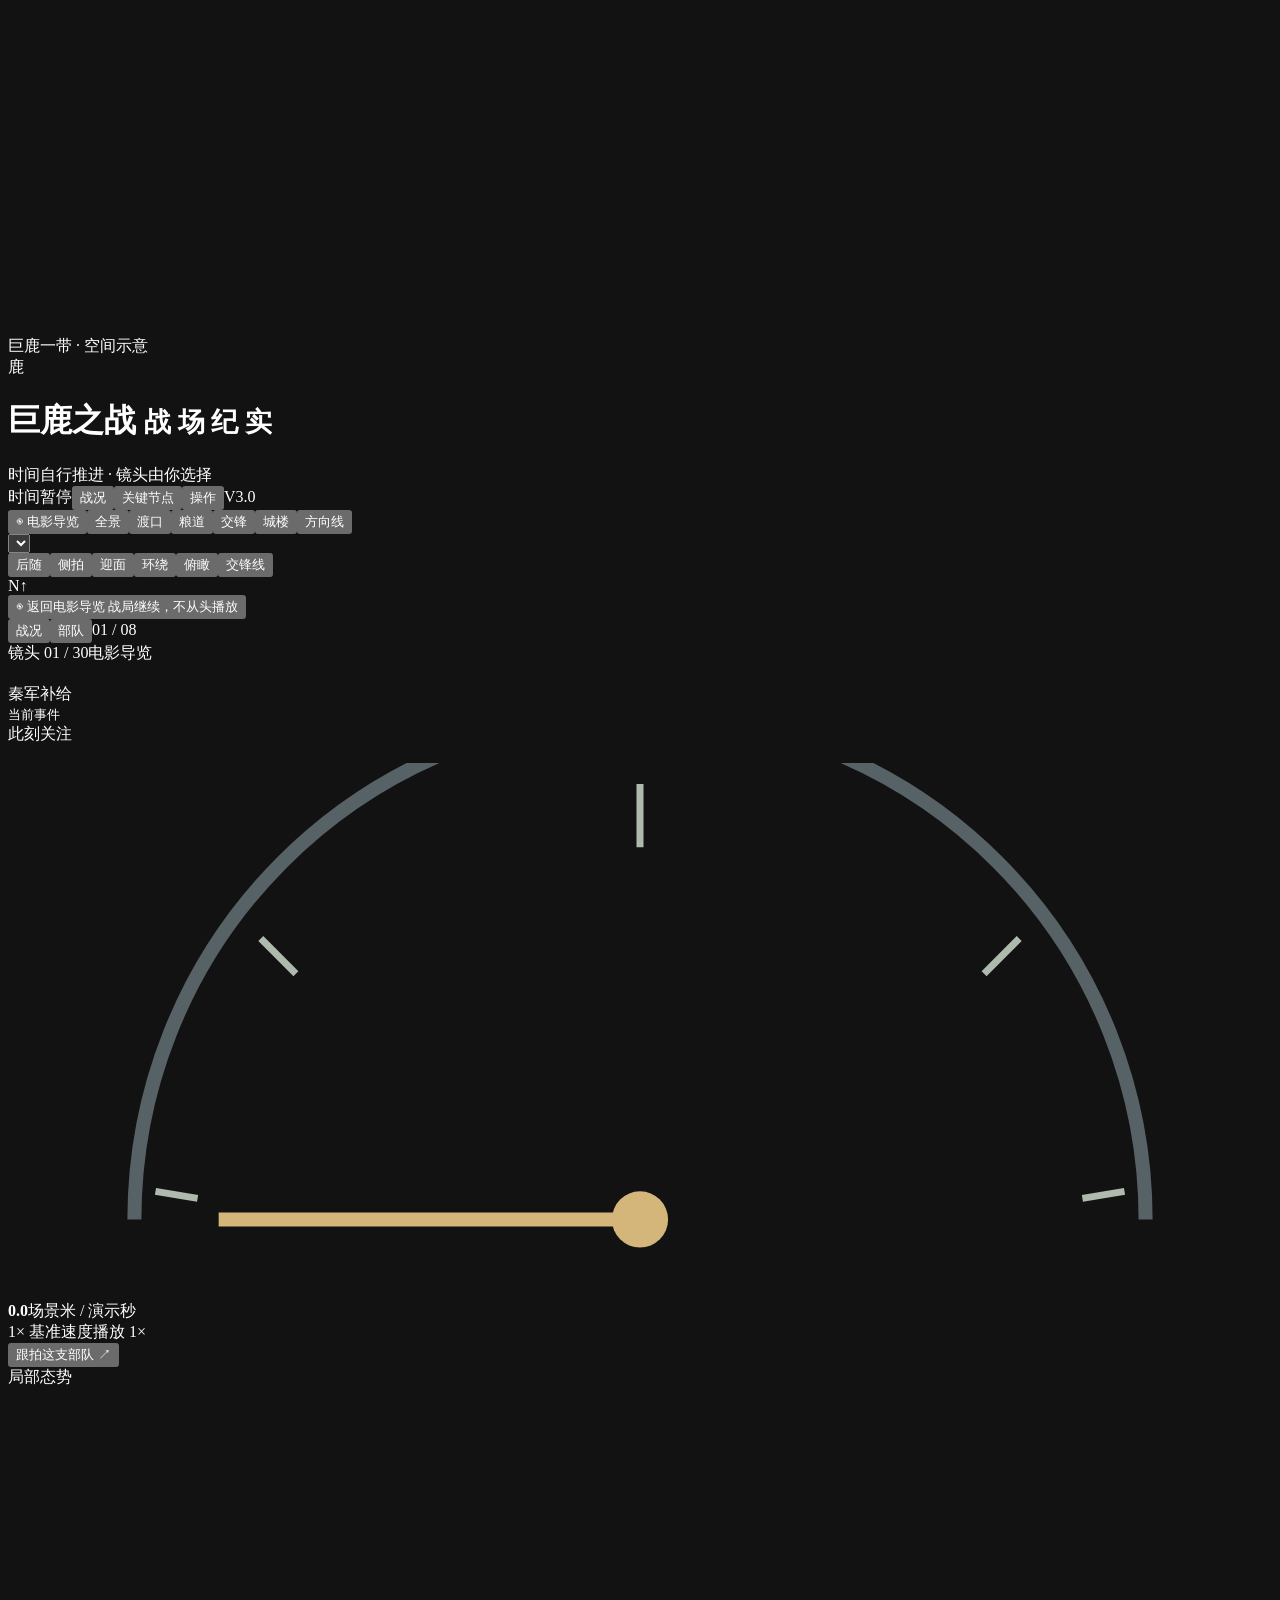
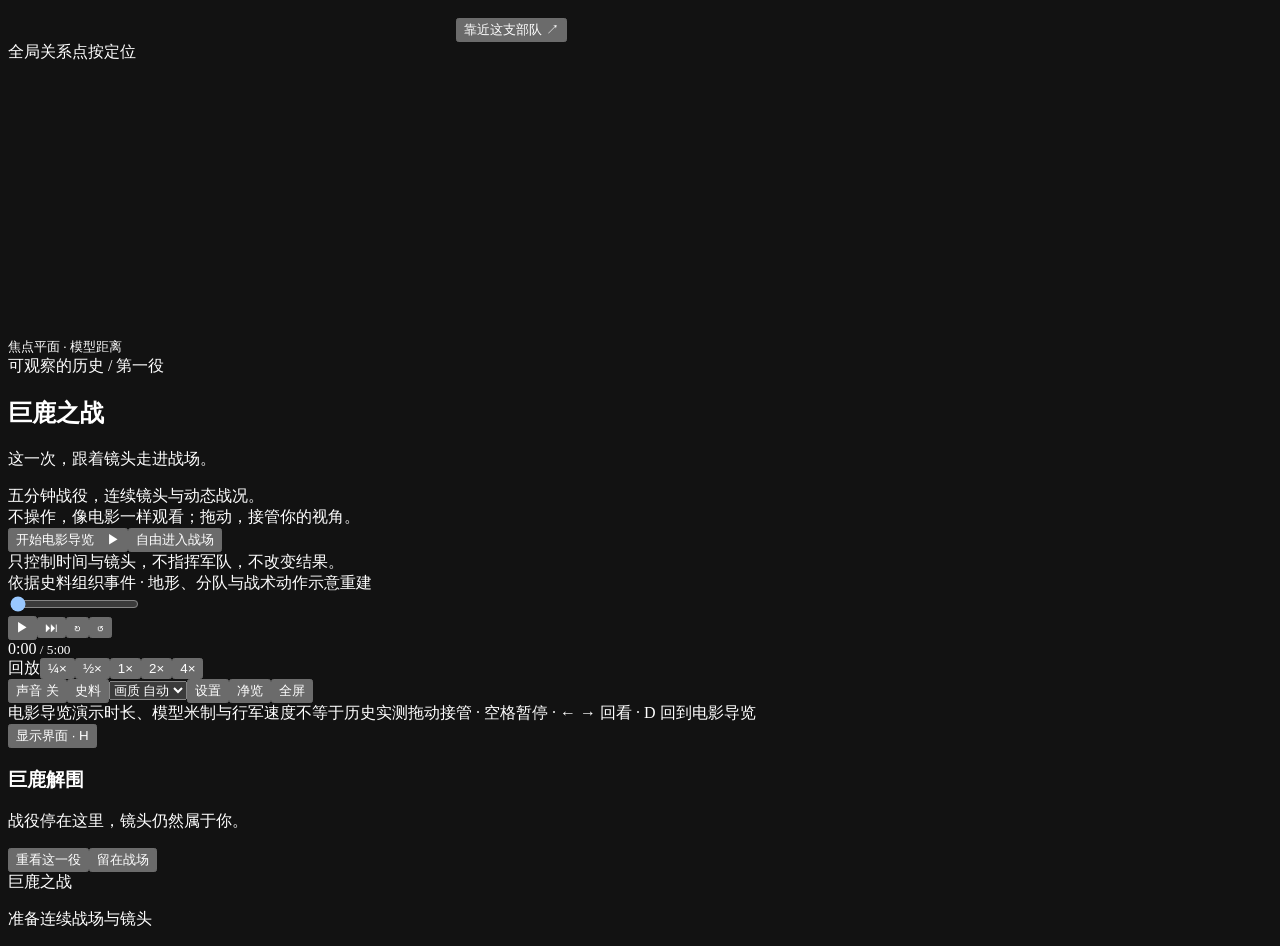
<file: src/page.html>
<!doctype html>
<html lang="zh-CN"><head><meta charset="utf-8"><meta name="viewport" content="width=device-width,initial-scale=1,viewport-fit=cover"><meta name="color-scheme" content="dark"><meta name="description" content="巨鹿之战V3：30个电影式镜头、动态将领标签、自由机位、时间轴、行军方向线。离线三维战役观察程序。"><title>巨鹿之战 · 战场纪实 V3</title><style>/*__CSS__*/</style></head>
<body class="prestart">
<canvas id="stage" tabindex="0" aria-label="巨鹿三维战场。拖动旋转、滚轮缩放；点击军阵跟拍。"></canvas>
<div id="vignette"></div><canvas id="stems" aria-hidden="true"></canvas><div id="labels"></div>
<div id="landmarks" aria-hidden="true"></div><section id="chapterCurtain" aria-hidden="true"><span id="chapterKicker"></span><h2 id="chapterBig"></h2><i id="chapterRule"></i><p id="chapterSub"></p></section>
<div id="placeTitle" aria-hidden="true"><span id="placeEyebrow">巨鹿一带 · 空间示意</span><strong id="placeName"></strong><i></i></div>
<header class="topbar hud"><div class="brand"><span class="seal">鹿</span><h1>巨鹿之战 <small>战 场 纪 实</small></h1></div><div class="topmid">时间自行推进 · 镜头由你选择</div><div class="toptools"><span id="topStatus">时间暂停</span><button id="sideToggle">战况</button><button id="chapterMenu">关键节点</button><button id="help">操作</button><span class="version">V3.0</span></div></header>
<nav class="viewbar hud" aria-label="镜头模式"><button id="guide" class="active" aria-pressed="true">◉ 电影导览</button><button data-view="overview">全景</button><button data-view="river">渡口</button><button data-view="supply">粮道</button><button data-view="battle">交锋</button><button data-view="city">城楼</button><button id="paths" class="active" aria-pressed="true">方向线</button></nav>
<section id="cameraDeck" class="hud" aria-label="部队跟拍机位"><select id="forceSelect" aria-label="选择跟拍部队"></select><div class="angle-buttons"><button data-angle="rear">后随</button><button data-angle="side">侧拍</button><button data-angle="front">迎面</button><button data-angle="orbit">环绕</button><button data-angle="overhead">俯瞰</button><button data-angle="contact">交锋线</button></div></section>
<div class="compass hud"><div id="rose"><span>N</span><b>↑</b></div></div><div id="perf" class="hud"></div>
<button id="returnDirector" class="hud">◉ 返回电影导览 <span>战局继续，不从头播放</span></button>
<aside class="side hud" id="side"><div class="side-tabs"><button id="tabSituation" class="active">战况</button><button id="tabForces">部队</button><span id="chapterNo">01 / 08</span></div>
<div id="situationBody"><div class="side-heading"><span id="shotNo">镜头 01 / 30</span><span id="shotType">电影导览</span></div><h2 id="chapterTitle"></h2><p id="chapterText"></p><div class="supply-row"><span>秦军补给</span><strong id="supplyStatus"></strong></div><div id="eventStrip"><small>当前事件</small><span id="eventText"></span></div></div>
<div id="forceRoster" hidden></div>
<div class="focus-panel"><div class="focus-kicker"><span>此刻关注</span><span id="focusAction"></span></div><h3 id="focusName"></h3><div id="focusUnit"></div><div class="motion-meter"><svg viewBox="0 0 180 76" aria-hidden="true"><path d="M18 65 A72 72 0 0 1 162 65" fill="none" stroke="#566266" stroke-width="2"/><path d="M27 62 L21 61 M41 30 L36 25 M90 3 L90 12 M139 30 L144 25 M153 62 L159 61" stroke="#afbaae" stroke-width="1"/><line id="speedNeedle" x1="90" y1="65" x2="30" y2="65" stroke="#d4b67a" stroke-width="2"/><circle cx="90" cy="65" r="4" fill="#d4b67a"/></svg><div class="speed-value"><strong id="marchSpeed">0.0</strong><span>场景米 / 演示秒</span></div></div><div class="speed-meta"><span>1× 基准速度</span><span id="actualSpeed">播放 1×</span></div><button id="followFocus">跟拍这支部队 ↗</button></div>
<section id="localMap"><div class="inset-head"><span>局部态势</span><i id="insetState"></i></div><b id="insetTitle"></b><canvas id="inset" width="448" height="246" aria-label="当前部队局部态势示意，点击靠近观察"></canvas><button id="inspectLocal">靠近这支部队 ↗</button></section><div class="map-head"><span>全局关系</span><span>点按定位</span></div><canvas id="map" width="480" height="250" aria-label="巨鹿战场小地图，点击定位"></canvas><div id="sourceHint"></div></aside>
<section class="caption"><div class="caption-meta"><span id="captionKicker"></span><span id="cameraDescription"></span></div><h2 id="captionTitle"></h2><p id="captionText"></p></section>
<div id="scaleHud" class="hud"><div id="scaleRule"><i></i><i></i><i></i></div><span id="scaleText"></span><small>焦点平面 · 模型距离</small></div>
<section class="intro" id="intro"><div class="eyebrow">可观察的历史 / 第一役</div><h2>巨鹿之战</h2><p>这一次，跟着镜头走进战场。</p><div class="intro-copy">五分钟战役，连续镜头与动态战况。<br>不操作，像电影一样观看；拖动，接管你的视角。</div><div class="actions"><button id="start">开始电影导览　▶</button><button id="explore">自由进入战场</button></div><div class="boundary">只控制时间与镜头，不指挥军队，不改变结果。<br>依据史料组织事件 · 地形、分队与战术动作示意重建</div></section>
<footer class="bottom hud"><div class="timeline" id="timeline"><div class="track"><div id="trackFill"></div><div id="trackThumb"></div></div><input id="seek" type="range" min="0" max="300" step="0.01" value="0" aria-label="演示时间轴"></div><div class="controlrow"><div class="playcluster"><button id="play" aria-label="播放">▶</button><button id="nextBeat" aria-label="推进至下一关键节点" title="推进至下一关键节点 · ]">⏭</button><button id="loopBeat" aria-label="循环当前章节" aria-pressed="false" title="循环当前章节">↻</button><button id="restart" aria-label="重播">↺</button><div class="clock"><span id="timeNow">0:00</span><small> / 5:00</small></div></div><div class="speedcluster"><span>回放</span><button data-speed="0.25">¼×</button><button data-speed="0.5">½×</button><button data-speed="1" class="active">1×</button><button data-speed="2">2×</button><button data-speed="4">4×</button></div><div class="utility"><button id="sound">声音 关</button><button id="sources">史料</button><select id="quality" aria-label="渲染画质"><option value="auto">画质 自动</option><option value="smooth">流畅优先</option><option value="balanced">画质 均衡</option><option value="sharp">清晰优先</option></select><button id="settings">设置</button><button id="hideUI">净览</button><button id="fullscreen">全屏</button></div></div><div class="bottom-foot"><span id="modeName">电影导览</span><span>演示时长、模型米制与行军速度不等于历史实测</span><span class="keyhelp">拖动接管 · 空格暂停 · ← → 回看 · D 回到电影导览</span></div></footer>
<aside id="travelNotice" hidden><span class="travel-mark">»</span><span id="travelTitle"></span><button id="cancelTravel" aria-label="取消快速推进">取消</button><i id="travelProgress"></i></aside><button id="restoreUI">显示界面 · H</button><div id="toast" role="status"></div>
<section id="ending"><h3>巨鹿解围</h3><p>战役停在这里，镜头仍然属于你。</p><button id="replayEnd">重看这一役</button><button id="stayEnd">留在战场</button></section>
<dialog id="chaptersDialog"><div class="dialog-head"><h2>进入一个关键时刻</h2><button data-close="chaptersDialog" aria-label="关闭">×</button></div><div class="dialog-body"><p class="source-tag">时间由你选择，战局仍按既定过程演示。点击章节会平滑前往；底部 ⏭ 可快速推进到下一关键点。</p><div id="chapterChoices"></div></div></dialog><dialog id="sourcesDialog"><div class="dialog-head"><h2>史料与重建边界</h2><button data-close="sourcesDialog" aria-label="关闭">×</button></div><div class="dialog-body"><p class="warning">本程序是依据史料组织的三维战役演示，不是对秦末地形、精确兵力与逐分钟战术的考古复原。任何时刻都可以回看，但不能改变战役结果。</p><h3>01 / 事件主线</h3><p>巨鹿被围、章邯输粮、楚军先遣渡河、主力渡河与毁舟、断甬道、楚秦交战、诸侯进击、王离被俘与巨鹿解围，以《史记》有关记载为主要依据。</p><h3>02 / 《史记·项羽本纪》</h3><blockquote>“皆沈船，破釜甑，燒廬舍，持三日糧。”<br>“九戰，絕其甬道。”</blockquote><p>本纪突出楚军的作战与项羽的战后地位；它没有提供足以逐场重建“九战”的完整部署。程序因此使用反复交锋的示意，而不是编造九套确切战术。</p><p><a href="https://zh.wikisource.org/wiki/史記/卷007" target="_blank" rel="noopener noreferrer">阅读《史记》卷七原文 ↗</a> <span class="source-tag">公开古籍文本 · 维基文库转录</span></p><h3>03 / 《史记·张耳陈馀列传》</h3><blockquote>“項羽兵數絶章邯甬道，王離軍乏食。”<br>“章邯引兵解，諸侯軍乃敢撃圍鉅鹿秦軍。”</blockquote><p>列传更多呈现粮道、围城与诸侯军的关系。本演示用它补充战场空间关系；两篇记载的叙事次序与侧重并不完全相同，不能机械拼接为确定无疑的分钟表。</p><p><a href="https://zh.wikisource.org/wiki/史記/卷089" target="_blank" rel="noopener noreferrer">阅读《史记》卷八十九原文 ↗</a> <span class="source-tag">公开古籍文本 · 维基文库转录</span></p><h3>04 / 哪些属于示意设计</h3><p>地表起伏、河道与渡口形状、城池和营垒外观、粮道具体走向、军阵数量及间距、旗色、兵器形制组合、个体动作、箭矢、火烟、伤亡和散退，均用于解释和观察，不主张为考证确定的历史细节。水道只标示渡河关系，不把现今河道直接当作秦末河道。</p><p>画面中的兵卒数量不是实际参战人数；模型内的受损与倒地状态不是历史伤亡统计。五分钟是叙事压缩后的演示长度，不是战役真实持续时间。</p><h3>05 / 将领、分队与动态数字</h3><p>英布为当阳君、先渡河击秦，另据《史记·黥布列传》。陈馀军巨鹿北、张敖收代兵来援，据《张耳陈馀列传》。标签中的“西侧分队”“护道分队”“北东部”是便于观察的示意编组，不是考证确认的左军、右军番号。苏角、涉间虽见于战役记载，本程序不据此虚构其确切阵位。</p><p><a href="https://zh.wikisource.org/wiki/史記/卷091" target="_blank" rel="noopener noreferrer">阅读《史记》卷九十一原文 ↗</a></p><p>场景以兵卒约两米的模型尺寸建立内部米制。比例尺只量取焦点平面上的模型距离；行进速度由模型路线对演示时间求导。不等于历史真实公里数、行军速度或战役持续时间。界面不虚构历史时刻与伤亡百分比。</p><p>电影导览为30个时间绑定镜头。镜头、军阵位置、方向箭头、事件文字随时间轴一同恢复；不同史料的顺序差异没有被当作确定的逐秒历史。</p><h3>06 / 本场结束在哪里</h3><p>本场结束于巨鹿解围及战后态势。章邯部与项羽后来的相持、再战、议降是后续过程，未被拼入“围城秦军败”这一刻。</p><p class="source-tag">来源核对：2026-09-29。本程序不包含原参考视频或其画面资产。场景、模型、动画和配乐声效均由程序生成。</p></div></dialog>
<dialog id="helpDialog"><div class="dialog-head"><h2>观察，而不指挥</h2><button data-close="helpDialog" aria-label="关闭">×</button></div><div class="dialog-body"><p>军队会按既定时间线自动行进与交战。拖动、缩放、切换视角和点击地图都只影响你的观察，不改变战局。</p><div class="help-grid"><b>鼠标左键拖动</b><span>围绕观察中心旋转镜头。</span><b>滚轮</b><span>拉近或拉远；可以靠近看到兵卒动作。</span><b>右键 / Shift 拖动</b><span>平移观察中心。</span><b>双击地面</b><span>将观察中心移动到该位置。</span><b>单指 / 双指</b><span>单指旋转；双指捏合缩放，双指一起移动平移。</span><b>时间轴</b><span>任意拖动、倒看或点击章节。战场状态同时重建。</span><b>电影导览</b><span>按战役阶段自动观察；拖动画面即接管镜头。</span><b>部队跟拍</b><span>选择任意已列出的部队，切换后随、侧拍、迎面、环绕、俯瞰和交锋线；不改变时间线。</span><b>点击旗标 / 小地图</b><span>定位到相应军队或地面位置。</span><b>空格 / ← →</b><span>播放与暂停 / 前后五秒；Shift + 方向键前后十五秒。</span><b>I J K L / 0</b><span>平移视点 / 回到全景。</span><b>⏭ / ]</b><span>平滑推进至下一关键点；推进途中可以取消。</span><b>↻ 循环</b><span>循环观看当前章节。取消循环后继续完整战役。</span><b>局部态势 / 靠近</b><span>右侧实时显示当前部队附近的示意图；点击后进入近距离观察。</span><b>D</b><span>回到当前时刻的电影导览，不重播战役。</span><b>H / F / M</b><span>净览 / 全屏 / 静音切换。</span></div><h3>保持流畅</h3><p>先使用“画质 自动”。较弱的设备可改为“流畅优先”。设置中可以打开帧率监测，并导出最近最多 900 帧的真实运行记录。切到后台会暂停演示，避免回来时错过战役。</p><p class="warning">直接在浏览器中打开 HTML 即可。无需安装、联网或上传资料。移动端建议横屏；本程序不包含语音解说，侧栏文字、环境声与配乐共同说明战局。</p></div></dialog>
<dialog id="settingsDialog"><div class="dialog-head"><h2>观察设置</h2><button data-close="settingsDialog" aria-label="关闭">×</button></div><div class="dialog-body"><div class="setting"><span>渲染画质</span><select id="qualityDialog"><option value="auto">自动平衡</option><option value="smooth">流畅优先</option><option value="balanced">均衡</option><option value="sharp">清晰优先</option></select></div><div class="setting"><span>总音量 <small id="volumeValue">45%</small></span><input id="volume" aria-label="总音量" type="range" min="0" max="100" value="45"></div><div class="setting"><label for="musicToggle">背景音乐</label><input type="checkbox" id="musicToggle" checked></div><div class="setting"><label for="labelToggle">地名与军队标签</label><input type="checkbox" id="labelToggle" checked></div><div class="setting"><label for="pathToggle">行军方向与速度线</label><input type="checkbox" id="pathToggle" checked></div><div class="setting"><label for="placeToggle">战场地名</label><input type="checkbox" id="placeToggle" checked></div><div class="setting"><label for="cinemaToggle">电影章节标题</label><input type="checkbox" id="cinemaToggle" checked></div><div class="setting"><label for="insetToggle">动态局部态势</label><input type="checkbox" id="insetToggle" checked></div><div class="setting"><label for="autoReturn">自由观察20秒后自动回导览</label><input type="checkbox" id="autoReturn"></div><div class="setting"><label for="perfToggle">显示帧率与渲染信息</label><input type="checkbox" id="perfToggle"></div><div class="setting"><span>保存当前战场画面</span><button id="screenshot">保存 PNG</button></div><div class="setting"><span>最近最多 900 帧的运行记录</span><button id="exportDiag">导出诊断</button></div><p class="source-tag">帧率取决于本机图形硬件、浏览器和屏幕分辨率。自动画质调整渲染分辨率；较弱设备与流畅模式采用远景轻量兵卒轮廓，近景仍为三维模型，不减少部队、不改变时间线。诊断只保存到本地，不会发送任何数据。</p></div></dialog>

<div id="loading"><div class="loading-title">巨鹿之战</div><div class="loading-line"></div><p id="loadSub">准备连续战场与镜头</p></div>
<script>/*__ENGINE__*/</script><script>/*__BATTLE__*/</script><script>/*__WORLD__*/</script><script>/*__DIRECTOR__*/</script><script>/*__CONTINUITY__*/
/*__CINEMA__*/
/*__AUDIO__*/</script><script>/*__APP__*/</script></body></html>
</file>
